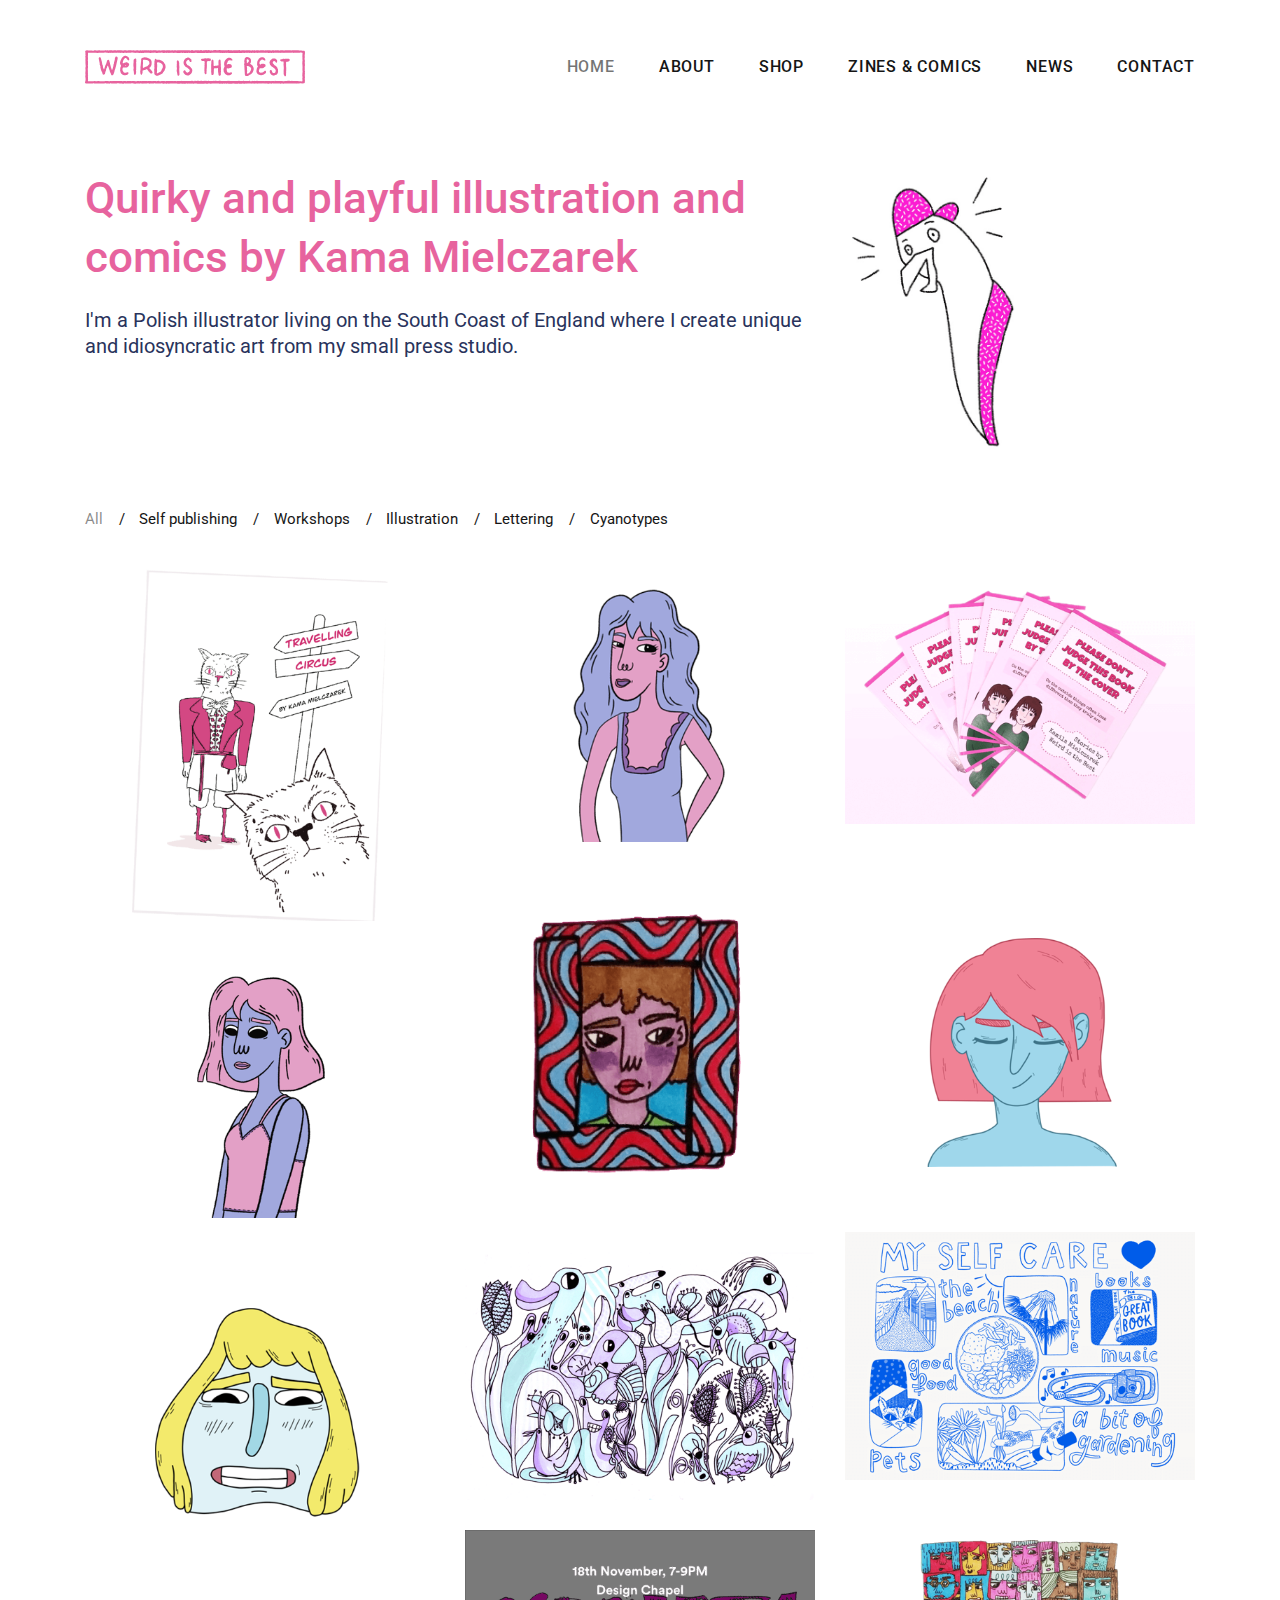
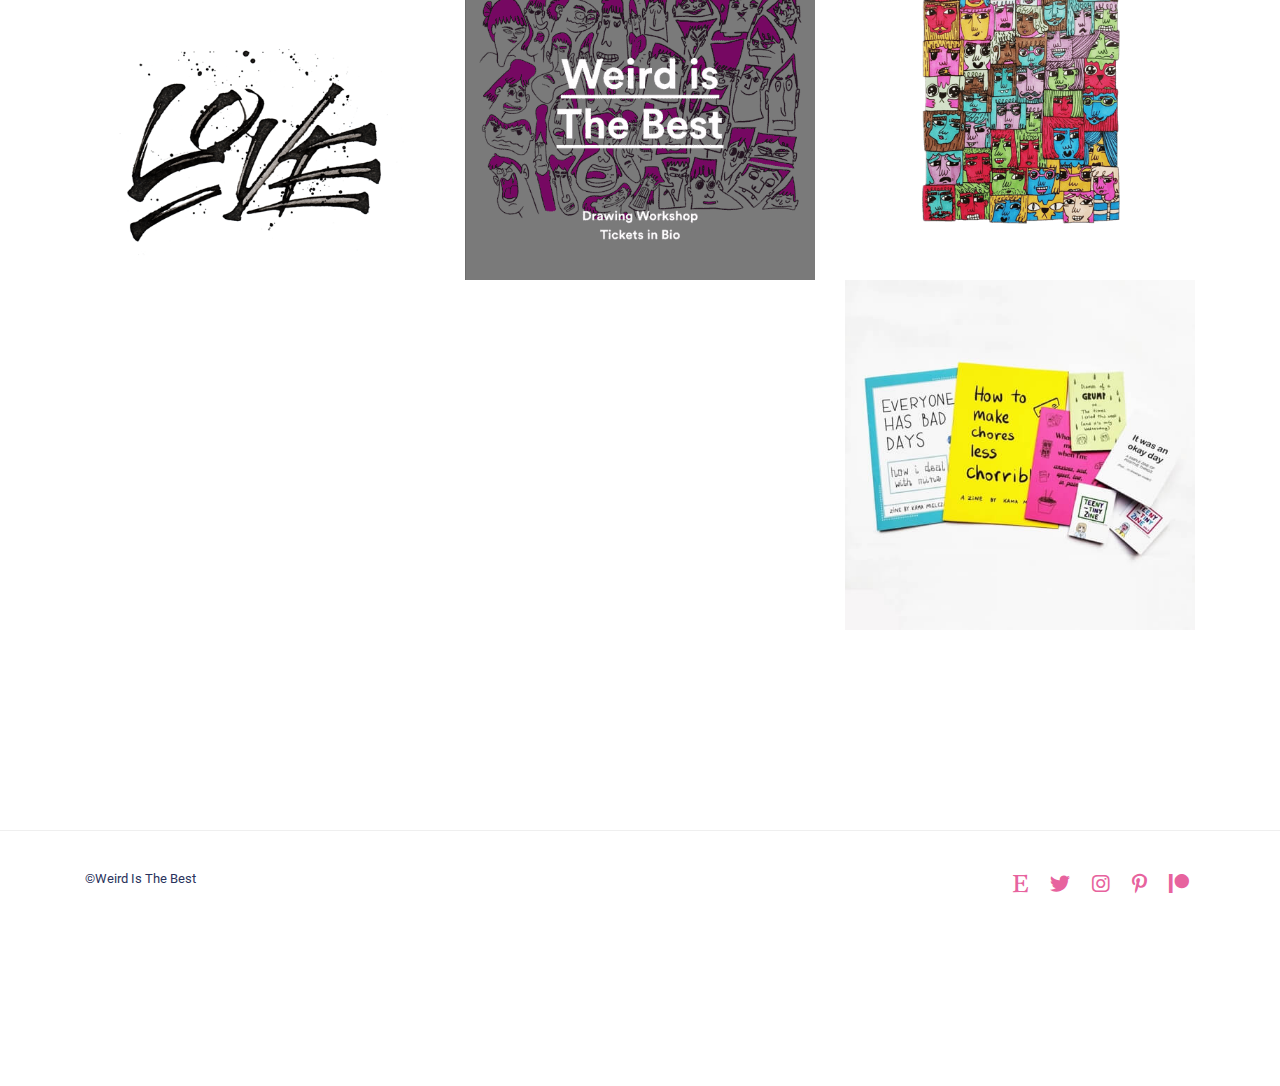
<file: index.html>
<!DOCTYPE html>
<html lang="en">
  <head>
    <!-- Document Title -->
    <title>Weird is the Best | Quirky illustration and art from the South Coast of England</title>

    <!-- Metas -->
    <meta charset="UTF-8" />
    <meta name="viewport" content="width=device-width, initial-scale=1.0" />
    <meta name="author" content="Kama Mielczarek" />

    <!-- Favicon -->
    <link rel="apple-touch-icon" sizes="180x180" href="/apple-touch-icon.png">
    <link rel="icon" type="image/png" sizes="32x32" href="/favicon-32x32.png">
    <link rel="icon" type="image/png" sizes="16x16" href="/favicon-16x16.png">
    <link rel="manifest" href="/site.webmanifest">
    <link rel="mask-icon" href="/safari-pinned-tab.svg" color="#e7639e">
    <meta name="apple-mobile-web-app-title" content="Weird Is The Best">
    <meta name="application-name" content="Weird Is The Best">
    <meta name="msapplication-TileColor" content="#e7639e">
    <meta name="theme-color" content="#ffffff">

    <!-- Google tag (gtag.js) -->
    <script async src="https://www.googletagmanager.com/gtag/js?id=G-GMSWJYTFRG"></script>
    <script>
      window.dataLayer = window.dataLayer || [];
      function gtag() {
        dataLayer.push(arguments);
      }
      gtag("js", new Date());
      gtag("config", "G-GMSWJYTFRG");
    </script>

    <!-- Links -->
    <link
      href="https://fonts.googleapis.com/css?family=Roboto:400,500,700&subset=latin,latin-ext"
      rel="stylesheet"
      type="text/css"
    />
    <link
      rel="stylesheet"
      id="bootstrap-css"
      href="assets/lib/bootstrap/css/bootstrap.min.css"
      type="text/css"
      media="all"
    />
    <link
      rel="stylesheet"
      id="font-awesome-css"
      href="assets/css/icons/font-awesome.min.css"
      type="text/css"
      media="all"
    />
    <link rel="stylesheet" id="swiper-css" href="assets/lib/swiper/css/swiper.min.css" type="text/css" media="all" />
    <link
      rel="stylesheet"
      id="cubeportfolio-css"
      href="assets/lib/cubeportfolio/css/cubeportfolio.min.css"
      type="text/css"
      media="all"
    />

    <link rel="stylesheet" id="main-css" href="style.css" type="text/css" media="all" />
  </head>
  <body>
    <!-- Page Wrapper -->
    <div id="page" class="site">
      <header id="masthead" class="site-header standard sticky" role="banner">
        <div class="container">
          <div id="site-branding">
            <a class="logo-brand" href="/">
              <!-- <img class="logo" src="assets/images/logo/Weird Is The Best Logo.svg" alt="Weird Is The Best Logo" /> -->
              <div class="logo">
                <svg viewBox="0 0 890.29 136.77" class="icon" role="img" aria-labelledby="svg-logo">
                  <use xlink:href="#logo"></use>
                </svg>
              </div>
            </a>
          </div>
          <!-- .site-branding -->
          <span id="ham-trigger-wrap">
            <span class="ham-trigger">
              <span></span>
            </span>
          </span>
          <nav id="site-navigation" class="main-navigation" role="navigation" aria-label="Main navigation">
            <ul id="top-menu" class="menu">
              <li class="current-menu-parent">
                <a href="/">Home</a>
              </li>
              <li>
                <a href="about">About</a>
              </li>
              <li class="">
                <a href="https://WeirdIsTheBest.etsy.com" target="_blank">Shop</a>
              </li>
              <li class="">
                <a href="https://WeirdIsTheBest.etsy.com?section_id=31805505" target="_blank">Zines & Comics</a>
              </li>
              <li class="">
                <a href="/news">News</a>
              </li>
              <li class="">
                <a href="https://us8.list-manage.com/contact-form?u=6be90f20a66e94643983c44fd&form_id=fdf6b32091adfe99e65f1c32db7d5aaf" target="_blank">Contact</a>
              </li>
            </ul>
          </nav>
        </div>
        <!-- .wrap -->
      </header>
      <!-- #masthead -->

      <div class="site-content-contain">
        <div id="content" class="site-content">
          <div id="primary" class="content-area">
            <main id="main" class="site-main" role="main">
              <article class="page">
                <div class="entry-content">
                  <div class="container m-t-35">
                    <div class="row">
                      <div class="col-sm-12">
                        <div class="heading-block">
                          <div class="under-construction-wrap row">
                            <div class="col-sm-12 col-md-8">
                              <h1 class="block-size-1">Quirky and playful illustration and comics by Kama Mielczarek</h1>
                              <p>I'm a Polish illustrator living on the South Coast of England where I create unique and idiosyncratic art from my small press studio.</p>
                            </div>
                            <div class="under-construction-image-wrap col-sm-12 col-md-4">
                              <img
                                src="assets/images/bird.jpg"
                                class="under-construction-image"
                                alt="Illustration of a suprised looking seagul"
                              />
                            </div>
                          </div>
                        </div>
                      </div>
                    </div>
                  </div>

                  <div class="container m-t-25 m-b-100">
                    <div class="row">


                      <div class="container m-t-25 m-b-100">
                        <div class="row">
                          <div class="col-sm-12">
                            <div class="portfolio-wrap">
                              <!-- Portfolio Filter -->
                              <div id="filters-container" class="cbp-l-filters-text text-left m-b-15">
                                <div data-filter="*" class="cbp-filter-item cbp-filter-item-active">
                                  All
                                </div>
                                <div data-filter=".self" class="cbp-filter-item">
                                  Self publishing
                                </div>
                                <div data-filter=".workshops" class="cbp-filter-item">
                                  Workshops
                                </div>
                                <div data-filter=".illustration" class="cbp-filter-item">
                                  Illustration
                                </div>
                                <div data-filter=".lettering" class="cbp-filter-item">
                                  Lettering
                                </div>
                                <div data-filter=".cyanotypes" class="cbp-filter-item">
                                  Cyanotypes
                                </div>
                              </div><!--End #filters-container-->
    
                              <!-- <div id="filters-container-subcategory_1" class="cbp-l-subfilters" data-filter-parent=".illustration">
                                <div data-filter=".art" class="cbp-filter-item">
                                  Art
                                </div>
                                <div data-filter=".illustration/graphic" class="cbp-filter-item">
                                  Graphic
                                </div>
                                I.e. clay pins etc
                                <div data-filter=".tactile" class="cbp-filter-item">
                                  Tactile
                                </div>
                              </div> -->
    
                              <div
                                id="portfolio-container-grid"
                                class="cbp cbp-caption-ribbon cbp-ribbon-alignLeft"                                
                                data-loadmoreaction="auto"
                                data-loadnoofitems="2"
                                data-loadnoofitems="1"
                                data-layoutmode="masonry"
                                data-captionanimation="fadeIn"
                                data-animationtype="fadeOut"
                                data-gaphorizontal="30"
                                data-gapvertical="0"
                                data-displaytype="default"
                                data-large-desktop="3"
                                data-tablet-landscape="3"
                                data-tablet-portrait="2"
                                data-mobile="2"
                                data-defaultfilter="*">
    
                                <!-- <div class="cbp-item art illustration">
                                  <a class="cbp-caption cbp-lightbox" data-title="Video" href="https://player.vimeo.com/video/317770729">
                                    <div class="cbp-caption-defaultWrap">
                                      <img src="assets/images/portfolio/masonry/illustration/flyer-min-600x500.jpg" class="portfolio-thumbnail" alt="Flyer">
                                    </div>
                                    <div class="cbp-caption-activeWrap">
                                      <div class="cbp-l-caption-alignLeft">
                                        <div class="cbp-l-caption-body">
                                          <div class="cbp-l-caption-title">Lightbox Project</div>
                                          <div class="cbp-l-caption-desc">Video</div>
                                        </div>
                                      </div>
                                    </div>
                                  </a>
                                </div> -->



                                <div class="cbp-item art illustration self">
                                  <!-- <a class="cbp-caption" href="portfolio-single-multiple-media.html"> -->
                                    <div class="cbp-caption-defaultWrap">
                                      <img src="assets/images/portfolio/masonry/circus.png" class="portfolio-thumbnail" alt="Illustration prints">
                                    </div>
                                    <div class="cbp-caption-activeWrap">
                                      <div class="cbp-l-caption-alignLeft">
                                        <div class="cbp-l-caption-body">
                                          <div class="cbp-l-caption-title">Self published comic</div>
                                          <div class="cbp-l-caption-desc">Travelling Circus</div>
                                        </div>
                                      </div>
                                    </div>
                                  <!-- </a> -->
                                </div>

                                <div class="cbp-item art illustration">
                                  <!-- <a class="cbp-caption" href="portfolio-single-multiple-media.html"> -->
                                    <div class="cbp-caption-defaultWrap">
                                      <img src="assets/images/portfolio/masonry/illustration/character_design.png" class="portfolio-thumbnail" alt="Character design">
                                    </div>
                                    <div class="cbp-caption-activeWrap">
                                      <div class="cbp-l-caption-alignLeft">
                                        <div class="cbp-l-caption-body">
                                          <div class="cbp-l-caption-title">Illustration</div>
                                          <div class="cbp-l-caption-desc"></div>
                                        </div>
                                      </div>
                                    </div>
                                  <!-- </a> -->
                                </div>


                                <div class="cbp-item art illustration self">
                                  <!-- <a class="cbp-caption" href="portfolio-single-multiple-media.html"> -->
                                    <div class="cbp-caption-defaultWrap">
                                      <img src="assets/images/portfolio/masonry/comic book.png" class="portfolio-thumbnail" alt="">
                                    </div>
                                    <div class="cbp-caption-activeWrap">
                                      <div class="cbp-l-caption-alignLeft">
                                        <div class="cbp-l-caption-body">
                                          <div class="cbp-l-caption-title">Comic</div>
                                          <div class="cbp-l-caption-desc"></div>
                                        </div>
                                      </div>
                                    </div>
                                  <!-- </a> -->
                                </div>

                                <div class="cbp-item art illustration">
                                  <!-- <a class="cbp-caption" href="portfolio-single-multiple-media.html"> -->
                                    <div class="cbp-caption-defaultWrap">
                                      <img src="assets/images/portfolio/masonry/illustration/100_days_HALFWAY.png" class="portfolio-thumbnail" alt="Illustration">
                                    </div>
                                    <div class="cbp-caption-activeWrap">
                                      <div class="cbp-l-caption-alignLeft">
                                        <div class="cbp-l-caption-body">
                                          <div class="cbp-l-caption-title"></div>
                                          <div class="cbp-l-caption-desc"></div>
                                        </div>
                                      </div>
                                    </div>
                                  <!-- </a> -->
                                </div>

                                <div class="cbp-item art illustration">
                                  <!-- <a class="cbp-caption" href="portfolio-single-multiple-media.html"> -->
                                    <div class="cbp-caption-defaultWrap">
                                      <img src="assets/images/portfolio/masonry/illustration/illustration-frame-1.png" class="portfolio-thumbnail" alt="Catalogue">
                                    </div>
                                    <div class="cbp-caption-activeWrap">
                                      <div class="cbp-l-caption-alignLeft">
                                        <div class="cbp-l-caption-body">
                                          <div class="cbp-l-caption-title">Illustration</div>
                                          <div class="cbp-l-caption-desc">Description</div>
                                        </div>
                                      </div>
                                    </div>
                                  <!-- </a> -->
                                </div>

                                <!-- <div class="cbp-item art illustration">
                                  <a class="cbp-caption" href="portfolio-single-multiple-media.html">
                                    <div class="cbp-caption-defaultWrap">
                                      <img src="assets/images/portfolio/masonry/illustration/framed_sq-sm.gif" class="portfolio-thumbnail" alt="Illustration prints">
                                    </div>
                                    <div class="cbp-caption-activeWrap">
                                      <div class="cbp-l-caption-alignLeft">
                                        <div class="cbp-l-caption-body">
                                          <div class="cbp-l-caption-title">Illustration</div>
                                          <div class="cbp-l-caption-desc">Description</div>
                                        </div>
                                      </div>
                                    </div>
                                  </a>
                                </div> -->
                                
                                <div class="cbp-item art illustration">
                                  <!-- <a class="cbp-caption" href="portfolio-single-multiple-media.html"> -->
                                    <div class="cbp-caption-defaultWrap">
                                      <img src="assets/images/portfolio/masonry/illustration/character_design_2.png" class="portfolio-thumbnail" alt="Character design">
                                    </div>
                                    <div class="cbp-caption-activeWrap">
                                      <div class="cbp-l-caption-alignLeft">
                                        <div class="cbp-l-caption-body">
                                          <div class="cbp-l-caption-title">Illustration</div>
                                          <div class="cbp-l-caption-desc"></div>
                                        </div>
                                      </div>
                                    </div>
                                  <!-- </a> -->
                                </div>


                                
                                <!-- <div class="cbp-item art illustration">
                                  <a class="cbp-caption" href="portfolio-single-multiple-media.html">
                                    <div class="cbp-caption-defaultWrap">
                                      <img src="assets/images/portfolio/masonry/illustration/lwd_workshop.png" class="portfolio-thumbnail" alt="LWD Weird Is The Best Workshop">
                                    </div>
                                    <div class="cbp-caption-activeWrap">
                                      <div class="cbp-l-caption-alignLeft">
                                        <div class="cbp-l-caption-body">
                                          <div class="cbp-l-caption-title">Art Block Drawing Workshop</div>
                                          <div class="cbp-l-caption-desc"></div>
                                        </div>
                                      </div>
                                    </div>
                                  </a>
                                </div> -->

                                <div class="cbp-item art illustration">
                                  <!-- <a class="cbp-caption" href="portfolio-single-multiple-media.html"> -->
                                    <div class="cbp-caption-defaultWrap">
                                      <img src="assets/images/portfolio/masonry/illustration/img20210723_16570924.png" class="portfolio-thumbnail" alt="">
                                    </div>
                                    <div class="cbp-caption-activeWrap">
                                      <div class="cbp-l-caption-alignLeft">
                                        <div class="cbp-l-caption-body">
                                          <div class="cbp-l-caption-title">Chill illustrations</div>
                                          <div class="cbp-l-caption-desc"></div>
                                        </div>
                                      </div>
                                    </div>
                                  <!-- </a> -->
                                </div>

                                <div class="cbp-item art illustration">
                                  <!-- <a class="cbp-caption" href="portfolio-single-multiple-media.html"> -->
                                    <div class="cbp-caption-defaultWrap">
                                      <img src="assets/images/portfolio/masonry/illustration/100_days_HALFWAY (2).png" class="portfolio-thumbnail" alt="Illustration">
                                    </div>
                                    <div class="cbp-caption-activeWrap">
                                      <div class="cbp-l-caption-alignLeft">
                                        <div class="cbp-l-caption-body">
                                          <div class="cbp-l-caption-title"></div>
                                          <div class="cbp-l-caption-desc"></div>
                                        </div>
                                      </div>
                                    </div>
                                  <!-- </a> -->
                                </div>

                                <div class="cbp-item art illustration">
                                  <!-- <a class="cbp-caption" href="portfolio-single-multiple-media.html"> -->
                                    <div class="cbp-caption-defaultWrap">
                                      <img src="assets/images/portfolio/masonry/illustration/weird_1.png" class="portfolio-thumbnail" alt="">
                                    </div>
                                    <div class="cbp-caption-activeWrap">
                                      <div class="cbp-l-caption-alignLeft">
                                        <div class="cbp-l-caption-body">
                                          <div class="cbp-l-caption-title">Chill illustrations</div>
                                          <div class="cbp-l-caption-desc"></div>
                                        </div>
                                      </div>
                                    </div>
                                  <!-- </a> -->
                                </div>

    
                                <div class="cbp-item art illustration">
                                  <!-- <a class="cbp-caption" href="portfolio-single-multiple-media.html"> -->
                                    <div class="cbp-caption-defaultWrap">
                                      <img src="assets/images/portfolio/masonry/illustration/full-page-1.png" class="portfolio-thumbnail" alt="Catalogue">
                                    </div>
                                    <div class="cbp-caption-activeWrap">
                                      <div class="cbp-l-caption-alignLeft">
                                        <div class="cbp-l-caption-body">
                                          <div class="cbp-l-caption-title">Illustration</div>
                                          <div class="cbp-l-caption-desc">Description</div>
                                        </div>
                                      </div>
                                    </div>
                                  <!-- </a> -->
                                </div>

                                <div class="cbp-item workshops">
                                  <!-- <a class="cbp-caption" href="portfolio-single-multiple-media.html"> -->
                                    <div class="cbp-caption-defaultWrap">
                                      <img src="assets/images/portfolio/masonry/Weird_Is_The_Best_Workshop.png" class="portfolio-thumbnail" alt="LWD Workshop cover featuring an illustration with lots of quirky character heads. Weird is the best drawing workshop.">
                                    </div>
                                    <div class="cbp-caption-activeWrap">
                                      <div class="cbp-l-caption-alignLeft">
                                        <div class="cbp-l-caption-body">
                                          <div class="cbp-l-caption-title">Art Block Drawing Workshop</div>
                                          <div class="cbp-l-caption-desc">LWD Weird Is The Best workshop</div>
                                        </div>
                                      </div>
                                    </div>
                                  <!-- </a> -->
                                </div>

                                <!-- <div class="cbp-item workshops">
                                  <a class="cbp-caption" href="portfolio-single-multiple-media.html">
                                    <div class="cbp-caption-defaultWrap">
                                      <img src="assets/images/portfolio/masonry/lwd_workshop-2.png" class="portfolio-thumbnail" alt="Illustration prints">
                                    </div>
                                    <div class="cbp-caption-activeWrap">
                                      <div class="cbp-l-caption-alignLeft">
                                        <div class="cbp-l-caption-body">
                                          <div class="cbp-l-caption-title">Workshop</div>
                                          <div class="cbp-l-caption-desc">Cyanotype / printmaking workshop</div>
                                        </div>
                                      </div>
                                    </div>
                                  </a>
                                </div> -->
    
                                <div class="cbp-item lettering">
                                  <!-- <a class="cbp-caption" href="portfolio-single-small-gallery-alt.html"> -->
                                    <div class="cbp-caption-defaultWrap">
                                      <img src="assets/images/portfolio/masonry/lettering/love-02.png" class="portfolio-thumbnail" alt="">
                                    </div>
                                    <div class="cbp-caption-activeWrap">
                                      <div class="cbp-l-caption-alignLeft">
                                        <div class="cbp-l-caption-body">
                                          <div class="cbp-l-caption-title"></div>
                                          <div class="cbp-l-caption-desc"></div>
                                        </div>
                                      </div>
                                    </div>
                                  <!-- </a> -->
                                </div>

                                <div class="cbp-item art illustration self">
                                  <!-- <a class="cbp-caption" href="portfolio-single-multiple-media.html"> -->
                                    <div class="cbp-caption-defaultWrap">
                                      <img src="assets/images/portfolio/masonry/zines.jpg" class="portfolio-thumbnail" alt="A variety of colourful zines on a white background">
                                    </div>
                                    <div class="cbp-caption-activeWrap">
                                      <div class="cbp-l-caption-alignLeft">
                                        <div class="cbp-l-caption-body">
                                          <div class="cbp-l-caption-title">Self published zines</div>
                                          <div class="cbp-l-caption-desc"></div>
                                        </div>
                                      </div>
                                    </div>
                                  <!-- </a> -->
                                </div>

    
                              </div><!--End #grid-container-->

                              
                              <div id="more-projects" class="text-center load-more btn-container">
                                <a href="ajax-projects/loadMore.html" class="cbp-l-loadMore-link" rel="nofollow">
                                  <span class="cbp-l-loadMore-defaultText">LOAD MORE</span>
                                  <span class="cbp-l-loadMore-loadingText">LOADING...</span>
                                  <span class="cbp-l-loadMore-noMoreLoading">NO MORE WORKS</span>
                                </a>
                              </div>

                            </div>
                          </div>
                        </div>
                      </div>  <!--End container-->



                    </div>
                  </div>
                  <!--End container-->
                </div>
              </article>
            </main>
            <!-- #main -->
          </div>
          <!-- #primary -->
          <a id="gotoTop" href="#" class="scroll-top-link" data-easing="easeOutQuad" data-speed="700">
            <i class="fa fa-angle-up"></i>
          </a>
        </div>
        <!-- #content -->

        <footer id="footer" class="site-footer standard" role="contentinfo">
          <div class="container">
            <div class="site-info">
              <p class="copyright">©Weird Is The Best</p>
            </div>
            <nav class="footer-socials" role="navigation" aria-label="Footer Social Links Menu">
              <ul id="social-media-footer" class="social-links-menu">
                <li>
                  <a href="https://WeirdIsTheBest.etsy.com"><i class="fab fa-etsy"></i></a>
                </li>
                <li>
                  <a href="https://twitter.com/WeirdIsTheBest"><i class="fab fa-twitter"></i></a>
                </li>
                <li>
                  <a href="https://instagram.com/weirdisthebest"><i class="fab fa-instagram"></i></a>
                </li>
                <!-- <li>
                  <a href="https://facebook.com/weirdisthebest/"><i class="fab fa-facebook-f"></i></a>
                </li> -->
                <li>
                  <a href="https://www.pinterest.co.uk/weirdisthebest/"><i class="fab fa-pinterest-p"></i></a>
                </li>
                <li>
                  <a href="https://www.patreon.com/weirdisthebest"><i class="fab fa-patreon"></i></a>
                </li>
            </nav>
          </div>
        </footer>
      </div>
      <!-- .site-content-contain -->
    </div>
    <!-- Page Wrapper Ends -->

    <svg>
      <defs>
        <g id="logo">
          <title id="svg-logo">Weird Is The Best Logo</title>
          <path
            d="M396.57 135.3c-.85 1.27-1.87 1.35-3.31 1a19.18 19.18 0 0 0-10.8.12 5.25 5.25 0 0 1-4 0 1.76 1.76 0 0 0-1.15-.25c-3.1 1-6.05-.54-9.08-.51-2.47 0-4.93.21-7.4.27-3 .07-6 .09-9 .11a2.94 2.94 0 0 1-1.16-.27 7.06 7.06 0 0 0-3.76-.2c-2.09.22-4.18 1-6.33.28a.64.64 0 0 0-.47 0c-1.85 1.1-3.46.36-5.19-.45a3.09 3.09 0 0 0-2.66.17 3.65 3.65 0 0 1-2.86.67c-2.31-.2-4.62-.41-6.93-.42a9.73 9.73 0 0 0-3.44.7 2.29 2.29 0 0 1-2.24 0 3.91 3.91 0 0 0-3.2-.59 2.59 2.59 0 0 1-1.58-.23 6.33 6.33 0 0 0-5.3-.3c-2.52 1-5.2.26-7.8.45-1.35.1-2.7.16-4.05.17-1.19 0-2.38-.08-3.57-.13-.16 0-.32-.11-.47-.09-3 .48-5.85-.32-8.72-1a1.65 1.65 0 0 0-1.15.09c-.95.67-2 .32-3 .44-2.13.26-4.22 1-6.34 0-3.2 1.33-6.61-.07-9.87.76a4.51 4.51 0 0 1-2.35-.18 13.81 13.81 0 0 0-8.87-.18 4.34 4.34 0 0 1-2.8-.15 5.23 5.23 0 0 0-3.48-.21 4.48 4.48 0 0 1-1.67.1 12.92 12.92 0 0 0-5.85.56 5.77 5.77 0 0 1-4.61 0 3.92 3.92 0 0 0-2.36-.11 9.78 9.78 0 0 1-5.84-.86c-1.36 1.59-3 1.53-4.93 1a23.4 23.4 0 0 0-4.46-.28c-2-.13-4-.29-5.94-.45a6.86 6.86 0 0 0-1.65-.19 45.41 45.41 0 0 1-4.66 1 31.32 31.32 0 0 1-4.71-.36 5.79 5.79 0 0 1-1.63-.15 12.72 12.72 0 0 0-6.58-.69c-2.83.39-5.69.64-8.54.93a17.37 17.37 0 0 1-1.91 0l-15.25-.23c-1.4 0-2.84.39-4.15-.63-.29-.23-1.07 0-1.54.17a11.64 11.64 0 0 1-8.51.35 4.15 4.15 0 0 0-2.75-.21c-2.21 1-4.41.37-6.61.42-3.17.07-6.26-.73-9.41-.88a1.8 1.8 0 0 0-1.3.37c-.95 1.11-1.88.7-3 .3a6 6 0 0 0-3.26-.35c-2.09.56-4.11.26-6.17.18a6.5 6.5 0 0 0-2.8.24 6 6 0 0 1-4 .21 15.34 15.34 0 0 0-2.36-.23 7.84 7.84 0 0 1-1.19 0c-2.08-.49-4.15-1.13-6 .62-1.41-.16-2.81-.4-4.22-.47-3.1-.13-6.2-.17-9.3-.26a3.3 3.3 0 0 1-1.18 0c-2.4-1.12-4.84-.57-7.3-.32-2.21.22-4.46 0-6.61.73a1.5 1.5 0 0 1-.93-.06c-3.85-1.28-7.75-.3-11.63-.41-3.24-.1-6.43.41-9.64.55-3.66.15-7.21-.72-10.83-.54a10.12 10.12 0 0 1-1.39-.29 8.59 8.59 0 0 0-2.76-.09 16.78 16.78 0 0 1-7.12.27 7.89 7.89 0 0 0-1.88 0c-1.09.08-2.18.27-3.27.29-5.49.12-11 .11-16.46.31-4 .16-7.28-3.87-5.83-7.48 0-.07 0-.18.08-.22 1.94-1.41 1.81-3.35 1.49-5.4a5.23 5.23 0 0 1 .36-1.85c.09-.38.44-.8.35-1.11-.87-3 .25-6.23-.92-9.24a5.51 5.51 0 0 1-.1-4.62 5.39 5.39 0 0 0 .06-2.6 10 10 0 0 1 1-5.81c-1.8-1.12-1.47-2.74-1.2-4.45s.24-3.3.37-4.95c.16-2.07.35-4.13.5-6.19a6.46 6.46 0 0 0 0-1.91 20.91 20.91 0 0 1-.44-7.76 14.17 14.17 0 0 1 .28-2.81c1-2.66.63-5.31.44-8-.29-4-1.07-8-.64-12.15a62.63 62.63 0 0 0-.14-7.11c0-2.31-.32-4.68.14-6.9a13.24 13.24 0 0 0-.1-5.43c-.43-2.31-1-4.87.45-7.23a2.6 2.6 0 0 0 0-2.05c-.93-2.1-.6-4.27-.46-6.39a14.67 14.67 0 0 0-.75-6.3C.11 5 1.88 2.45 5 2.09c1.41-.16 2.81-.55 4.22-.66a16.13 16.13 0 0 1 3.09.22c2.37.26 4.74.55 7.11.82a1.42 1.42 0 0 0 .71-.08c2.5-1 5-.44 7.51-.08a19.31 19.31 0 0 0 9-.49c2.56-.85 5.36-.24 8 .07a15.83 15.83 0 0 0 5.18-.09 43.53 43.53 0 0 1 8.08-.61c1 0 2 .9 2.93.83 3-.23 6 0 9 0 1.59 0 3.17.05 4.75 0 .79 0 1.58-.12 2.38-.16s1.41-.06 2.11-.11a6.12 6.12 0 0 0 2-.26 6.42 6.42 0 0 1 3.73-.21 15.15 15.15 0 0 0 4.69.19 10.27 10.27 0 0 1 5.61.28c.15.06.3.18.44.17 2.84-.14 5.69-.17 8.51-.51a10.35 10.35 0 0 1 4.22.06 15.92 15.92 0 0 0 4 .21c.87 0 1.73 0 2.6-.07 1.18 0 2.37-.07 3.56-.13.39 0 .79-.19 1.17-.17 2.79.11 5.57.31 8.35.35 2.22 0 4.44-.17 6.67-.2 2.38 0 4.77.05 7.16 0 1.51 0 3-.29 4.52-.27a57.53 57.53 0 0 1 6.15.39c1.11.14 2.19 0 3.25.05 2.92.11 5.79-1.23 8.73-.18.48.17 1.1-.08 1.65-.06a8.65 8.65 0 0 1 2.29.25 5.06 5.06 0 0 0 4-.07A11.48 11.48 0 0 1 177 1c2.93-.06 5.82 1 8.79.1.88-.26 2 .36 3 .52a5.8 5.8 0 0 0 2.32.16 18.64 18.64 0 0 1 9.06 0 28.51 28.51 0 0 0 6.2.3c1.75 0 3.48-.37 5.21-.58a2.64 2.64 0 0 1 .95-.09c2.74.84 5.53.17 8.3.31.46 0 1.07.13 1.37-.11 1.68-1.31 3.33-.7 5 0a2.68 2.68 0 0 0 3.12-.3 2 2 0 0 1 2.37-.31 7.27 7.27 0 0 0 4.45.36 28.19 28.19 0 0 1 4 0 55.81 55.81 0 0 0 5.65-.27 5.93 5.93 0 0 1 3.94.33c1.55.88 3.14.33 4.68 0a3.71 3.71 0 0 1 3 .05 1.83 1.83 0 0 0 .93.18c2.68-.1 5.35-.27 8-.32 1.08 0 2.17.32 3.25.29a31.74 31.74 0 0 0 5.86-.46 8.5 8.5 0 0 1 4.22-.07c.38.11.9.33 1.16.18 1.67-1 3.46.05 5.15-.37a1.37 1.37 0 0 1 .94 0c2.83 1.73 5.87.48 8.81.65a1.7 1.7 0 0 0 1.14-.25c1.24-1.18 2.4-.81 3.68-.06a6.26 6.26 0 0 0 4.6.48 41.1 41.1 0 0 1 11.88-.49c2.68.27 5.47-.21 8.07.33 2.42.5 4.61-.59 7-.2 1.9.31 3.92-.27 5.89-.28 1.82 0 3.64.21 5.46.34a7.78 7.78 0 0 0 2.14.1 36.85 36.85 0 0 1 7.34-.44c1.33 0 2.68-.49 3.82.67a1.15 1.15 0 0 0 1.12.08c1.54-1.19 3.4-.68 5.09-1 1.1-.22 2.33.25 3.51.4a20.2 20.2 0 0 0 3.26.36c2.92-.12 5.84-.54 8.75-.49a31.14 31.14 0 0 0 5.46-.2c.51-.09 1.07.23 1.62.29s1.44.36 1.82.07c1.27-1 2.51-.49 3.85-.4 2.27.16 4.57.76 6.86-.13a3 3 0 0 1 1.62.22c1.78.5 3.44.85 5.33 0s4.07.24 6.12.3c1.42.05 2.84 0 4.25 0 3 0 6-.33 9 .35a7 7 0 0 0 5.07-.83A2.76 2.76 0 0 1 433 .41a7.29 7.29 0 0 0 1.88.12c.54 0 1.25-.18 1.61.09 1.79 1.3 3.87.78 5.8 1.12a1.45 1.45 0 0 0 .93-.07C445.69 0 448.39 1 451 1.13a9.23 9.23 0 0 0 4.24-.27 5.5 5.5 0 0 1 3.76.05c2 .59 4.3.18 6.4.87.28.09.76-.21 1.07-.45 1.79-1.34 3.65-1 5.67-.53 2.83.73 5.69 1.19 8.66.25a14.65 14.65 0 0 1 4.7-.45c1.33 0 2.55.36 3.9-.4.72-.4 2.05 0 3 .34a7.19 7.19 0 0 0 6 .06c1.52-.7 3-1 4.42.37a1.56 1.56 0 0 0 1.09.41 30.73 30.73 0 0 1 5.59.21c1.6.18 3.18-.32 4.91 0S518.1 1 520 .69c1.07-.17 2.33-.61 3.21-.23 1.73.74 3.27.27 4.9 0 .55-.09 1.21-.42 1.62-.22a8.83 8.83 0 0 0 6.07.45c.36-.08.77.18 1.17.22 1.09.1 2.33.53 3.25.17 3.27-1.3 6.42-.09 9.61.16.39 0 .81.29 1.17.21 3.24-.73 6.49-.21 9.74-.17.55 0 1.1.07 1.65.11s1.24.34 1.64.11c2.47-1.4 5.2 0 7.71-.75a1.94 1.94 0 0 1 1.18.12c2.48.89 4.83.35 7.18-.52a1.88 1.88 0 0 1 1.37-.07c1.37.83 2.78.52 4.2.36.39 0 .9-.16 1.17 0 1.47 1 3 .68 4.59.41a8.69 8.69 0 0 1 3.46.22 21.38 21.38 0 0 0 6.09.1c1.49-.12 2.93-.71 4.47-.16a3.46 3.46 0 0 0 1.64-.12c1.66-.33 3.27-.63 4.92.19.49.24 1.23-.06 1.86-.08a9 9 0 0 1 2.84 0 6.12 6.12 0 0 0 4.64-.52 3.69 3.69 0 0 1 3-.19c.76.24 1.55.38 2.31.64a9.32 9.32 0 0 0 7-.11c2-.83 4.19.3 6.08-.07a9.9 9.9 0 0 1 5.76.11 7.94 7.94 0 0 0 5.08.19 21.54 21.54 0 0 1 5.46-.2c1.9 0 3.8.16 5.69.12s3.82-.26 5.74-.38c.31 0 .72-.1.93.06 2.73 2.1 5.44.59 8.18.07a5.41 5.41 0 0 1 3.24 0 5.45 5.45 0 0 0 4.84 0 3.91 3.91 0 0 1 3.21 0 9 9 0 0 0 5.86.35 17.42 17.42 0 0 1 7.05-.06 33.38 33.38 0 0 0 9.93.06 19 19 0 0 1 4.39 0 47.74 47.74 0 0 0 6.66 0 8.73 8.73 0 0 1 4 .44 4.88 4.88 0 0 0 3-.3c1-.31 1.94-.68 3-.07a1.55 1.55 0 0 0 1.15.21c3.28-1.22 6.66.35 10-.49 3.08-.78 6.2-.09 9.19.8a5.14 5.14 0 0 0 3.5 0c3.87-1.54 6.41-1.19 11.32.34a5.55 5.55 0 0 1 6.56-.85c.87.43 2.16 0 3.26 0 1.5 0 3-.11 4.49-.08a21.06 21.06 0 0 1 4.78.27c2.82.71 5.47-.08 8.22-.36 3.46-.34 7-.54 10.42.78a3.14 3.14 0 0 0 1.39.3c2.51-.26 5-.6 7.52-.89.54-.06 1.1 0 1.64 0 1.83-.07 3.66-.09 5.47-.27 2.1-.16 4.33-.63 6.68-.1s5.17.43 7.77.59c.16 0 .37.06.47 0 2.06-1.53 4.31-.43 6.46-.45s4.45.32 6.68.29c2.61 0 5.22-.35 7.83-.46a17.41 17.41 0 0 1 2.57.28c.77.07 1.68.4 2.3.11 1.58-.72 3-.3 4.39.26a5.67 5.67 0 0 0 1.59.46c2.29.18 4.58.27 6.88.43 1.42.09 2.83.3 4.26.36 2.14.1 4.28.12 6.42.16 1.38 0 2.88 0 3.72 1.24a8 8 0 0 1 1.53 5.42c-.16 1.4-.05 2.83-.14 4.24C890 15 889.8 16 889.7 17c-.31 3.3-1.2 6.56-.15 9.92a7.39 7.39 0 0 1-.12 3.55 20.11 20.11 0 0 0 .08 10.36c.85 2.77.39 5.69 0 8.53a12.22 12.22 0 0 0 .13 4.74 28.52 28.52 0 0 1 .35 4.74c0 .71.16 1.42.16 2.13a5 5 0 0 1-.21 2.32c-.89 1.61-.6 3.24-.47 4.9.06.93 0 1.86 0 2.8a14.11 14.11 0 0 0-.16 2.14 28 28 0 0 1 .08 6.66 12.63 12.63 0 0 0 .45 5.54 5.56 5.56 0 0 1 .4 3.19 13 13 0 0 0 0 7.08 1.92 1.92 0 0 1 0 1 25.38 25.38 0 0 0-.59 8 21.87 21.87 0 0 0 .29 4 6.13 6.13 0 0 1-.1 4.42 4.39 4.39 0 0 0-.42 2.08c.16 2.85.43 5.69.64 8.53a9.69 9.69 0 0 1-.1 1.42c-.15 2-.33 4-.45 6-.14 2.31-.83 3.19-3.1 3.55a42 42 0 0 1-12.81.25 6.34 6.34 0 0 0-2.38 0 27.58 27.58 0 0 1-7.85.41c-.08 0-.18-.06-.24 0-2.39 1.16-5 .2-7.43.67a3.63 3.63 0 0 1-1.87.07c-1.65-.63-3.31-.28-5-.33-2.46-.06-5 .4-7.3.19a51.56 51.56 0 0 0-6.59-.6c-1.34 0-2.68.31-4 .45a4.18 4.18 0 0 1-1.41 0 12.64 12.64 0 0 0-8 .22 3.12 3.12 0 0 1-1.62-.08 20.06 20.06 0 0 0-6.65 0 14.1 14.1 0 0 1-3.53-.22c-1.33-.14-2.66-.64-3.88.42a1.7 1.7 0 0 1-1.14.14c-3.31-.29-6.62-.61-9.93-.9a1.37 1.37 0 0 0-.7.08c-2.37 1.26-4.77.73-7.17.13-.08 0-.18-.1-.22-.07-2.92 1.8-5.7-1.07-8.87-.1-3 .92-6.47.28-9.74.35a25 25 0 0 0-2.87.17 9.42 9.42 0 0 1-5.4-.42 3.32 3.32 0 0 0-3.62.44 2.17 2.17 0 0 1-2.23.37c-3.27-1.1-6.52-.77-9.89-.16a18.4 18.4 0 0 1-7.68-.19 10.53 10.53 0 0 0-5.08 0c-1 .22-2 .48-3-.2a2.26 2.26 0 0 0-1.38-.12 10 10 0 0 1-4.68-.37 7.17 7.17 0 0 0-4 .06 28.25 28.25 0 0 1-12.07.23 12.53 12.53 0 0 0-5.89.4 9.45 9.45 0 0 1-3.93 0c-3-.33-6.16-.85-9.22.13a4.92 4.92 0 0 1-1.85.3c-2.19-.18-4.37-.49-6.56-.67a8.25 8.25 0 0 0-2.37.21c-2.1.46-4.16.89-6.31.05a7.68 7.68 0 0 0-2.35 0 49.88 49.88 0 0 1-5.2-.24 10 10 0 0 0-4.87.07 11.52 11.52 0 0 1-4.69.18 16.22 16.22 0 0 0-6.34.34 8.17 8.17 0 0 1-6.87-.8c-.45-.3-1.39-.52-1.7-.27-1.66 1.3-3.62 1.21-5.48 1.33-2.6.17-5.22.05-7.83 0a2.41 2.41 0 0 1-1.58-.36c-1.2-1.25-2.37-.64-3.47 0a3.57 3.57 0 0 1-2.45.25c-2.37-.28-4.77-.18-7.16-.27-2.67-.1-5.37.51-8-.36a1.53 1.53 0 0 0-.94.07c-1.6.59-3.19 1-4.86.17-.29-.13-.77.09-1.14.19a5.55 5.55 0 0 1-1.36.41c-3.17-.05-6.34-.16-9.51-.24h-2.83c-.4 0-.9.19-1.17 0-2-1.39-4-.35-5.93.19a2.83 2.83 0 0 1-2-.1c-2.12-1.48-4.32-.66-6.39-.2-1.1.25-1.91.49-2.85-.24a2.62 2.62 0 0 0-3-.27c-3.07 1.7-6.18 1-9.27.19a2.52 2.52 0 0 0-2.44.34c-1.32 1-2.83.28-4.13-.07a11.57 11.57 0 0 0-3.73-.42 19.85 19.85 0 0 1-3.07-.24c-.15 0-.32-.12-.46-.09-3.72.65-7.47.27-11.17 0a50.34 50.34 0 0 0-7.47.14c-2.8.26-5.64.52-8.42.89a20.44 20.44 0 0 1-6.78-.55c-1.91-.38-3.73-1-5.44.52-.27.23-.85.44-1.1.3-1.84-1-3.76-.14-5.63-.25a5 5 0 0 1-3.15-.86 1.93 1.93 0 0 0-2.42-.15c-2.28 1.34-4.84 1.2-7.37 1.09-.47 0-1-.29-1.39-.2-3.81.72-7.6-.11-11.4-.13-1.74 0-3.52.4-5.23.18-3-.39-6.1 0-9.08-1.05-1-.36-2.33.17-3.52.24-3.73.22-7.51.89-11.17.47-2.82-.32-5.47.53-8.18.18-1.47-.19-2.87-.78-4.4-.34a10.32 10.32 0 0 1-1.85.27c-.46 0-1.05.21-1.36 0-1.52-1-2.83-.63-4.45-.07-1.31.46-3-.1-4.46-.19-.94 0-2-.36-2.8 0-2.2 1-4.4.63-6.61.37-1.78-.33-3.63-.69-5.56-1.03ZM12.26 11.4c-.1.94-.22 1.56-.22 2.19v9c0 1-.23 2-.33 3a11.33 11.33 0 0 0-.07 1.84c.07.93.32 1.86.33 2.8 0 2.52.81 5 0 7.56 0 .14.06.32 0 .47-.09.92-.19 1.84-.29 2.76s-.58 2-.26 2.78a8.77 8.77 0 0 1 .74 6.23c-.11.36.08.79.08 1.19 0 1.11-.07 2.22-.13 3.33a6.74 6.74 0 0 0-.1 2.13 7.3 7.3 0 0 1-.22 4.46 7.32 7.32 0 0 0 .1 3.26 24.9 24.9 0 0 1 .11 7.34 38 38 0 0 0-.3 11.36 35.91 35.91 0 0 1 .11 4c0 2.37-.07 4.74-.1 7.11a.75.75 0 0 0 .16.45c1.35 1.64.76 3.28 0 4.92a2.72 2.72 0 0 0 .32 3.13 2 2 0 0 1 .28 2.42 6.57 6.57 0 0 0-.35 4.89 5.91 5.91 0 0 1 .22 2.82 17 17 0 0 0-.05 5.83c.19 1.68.55 3.28-.34 4.87a2 2 0 0 0-.29 1.37c.11.45.55 1.13.9 1.16a30.83 30.83 0 0 0 7.1.27 20.83 20.83 0 0 1 5.9 0c2.66.34 5.54.79 8.05.15a27.66 27.66 0 0 1 10.6-.28 6.93 6.93 0 0 0 2.61.2 23.24 23.24 0 0 1 7.56-.82c1.41 0 2.83-.46 4.14.5a1.94 1.94 0 0 0 1.16.22 37.67 37.67 0 0 1 8.29 0 7.94 7.94 0 0 0 1-.08c1.5 0 3 .06 4.5 0 2 0 3.93-.1 5.9-.16a.41.41 0 0 0 .22-.09c1.55-1 3.14-.64 4.83-.33a20.73 20.73 0 0 0 4.52 0 9.83 9.83 0 0 1 1.88-.28A35.83 35.83 0 0 0 99 126a16.44 16.44 0 0 0 3.53-.2c1.75-.5 3.38-.81 5.09.09a2.47 2.47 0 0 0 1.62.31c2.36-.59 4.76-.26 7.14-.32 1.18 0 2.36-.13 3.54-.14h9.53c2.46 0 4.92-.17 7.38-.17s4.8.32 7.17.14a17.3 17.3 0 0 1 4.49 0c1.54.28 3.26.87 4.66.47 2.29-.67 4.6-.1 6.84-.67a8.9 8.9 0 0 1 3 .1 51.07 51.07 0 0 1 6.51.74c.61.13 1.35-.39 2-.54a13.27 13.27 0 0 1 3.25-.6c2.54.1 5.07.41 7.61.62a1.85 1.85 0 0 0 .94-.09c1.52-.71 2.94-.22 4.43.18a4.17 4.17 0 0 0 2.52 0c2.5-1.06 5.14-.61 7.53-.25a57.29 57.29 0 0 0 8.26.61c1.18 0 2.36-.23 3.55-.29s2.52-.09 3.77-.07c2.45 0 4.9.09 7.34.13a.71.71 0 0 0 .44-.17c1.55-1.39 3.16-.72 4.7-.07a2.72 2.72 0 0 0 3.13-.19 2.28 2.28 0 0 1 2.65-.32 5.81 5.81 0 0 0 2.55.57c2.27-.22 4.45-.69 6.83-.27 1.94.34 4.06-.36 6.1-.46a5.9 5.9 0 0 1 2.28.48 5.65 5.65 0 0 0 3.74.26c1.6-.47 3.22-.84 4.88 0 .38.18.94 0 1.41 0l4.47-.09c2.26-.07 4.46-.46 6.8.29 1.41.46 3.24-.43 4.89-.62 1.24-.14 2.5-.14 3.75-.16a12 12 0 0 0 1.42.15c2.57-.4 5.12-.69 7.56.57.19.1.48 0 .72 0 2.29-.05 4.58-.08 6.87-.17a1.73 1.73 0 0 0 1.11-.35c1.1-1 2.14-.72 3.26-.06a6.44 6.44 0 0 0 5.05.55 22.48 22.48 0 0 1 7.32-.7c4.89.52 9.82.18 14.68.93.35.05.75-.21 1.13-.32a5.25 5.25 0 0 1 1.36-.39c2.52-.09 5.08.09 7.57-.22 4-.49 7.92 1.43 11.86-.09.26-.1.63.09.95.1a19.51 19.51 0 0 0 3.33 0 3.44 3.44 0 0 1 2.91.55 2.19 2.19 0 0 0 1.75.08c2.35-.83 4.79-1.38 7.16-.58 3.63 1.22 7.28.26 10.89.32 3.28 0 6.56-.73 9.87 0a2.21 2.21 0 0 0 1.59-.3c.9-.66 1.76-.41 2.73-.31a28.33 28.33 0 0 0 6.42.28 7.91 7.91 0 0 1 3.46.08 5.93 5.93 0 0 0 4.42-.07 7 7 0 0 1 3.5-.17c2.52.31 4.95.8 7.57.4a24.59 24.59 0 0 1 7.61.13 10 10 0 0 0 6.25-.71 5.19 5.19 0 0 1 2-.3c.55 0 1.14.28 1.64.15a5.76 5.76 0 0 1 3 .44 42.42 42.42 0 0 0 5.67.69c2-1.63 4.33-.93 6.43-.78a32.86 32.86 0 0 0 6.87-.26c2.15-.29 4.42.37 6.61.69 1.38.2 2.51.55 3.85-.2a5.81 5.81 0 0 1 3.13-.78c2 .17 4 .8 6 1a9.93 9.93 0 0 0 3.77-.16 16.26 16.26 0 0 1 7.1-.48 2.27 2.27 0 0 0 1.57-.2 3.11 3.11 0 0 1 3.42-.2 9.25 9.25 0 0 0 7.64-.14 2.33 2.33 0 0 1 2.68.31 4.24 4.24 0 0 0 3.61.8c.55-.06 1.25-.35 1.62-.12 1.34.83 2.64.26 4 .16a6.79 6.79 0 0 1 2.11 0 11.58 11.58 0 0 0 6.32-.66 8.41 8.41 0 0 1 4.16-.14 5.84 5.84 0 0 0 2.51.14c3.38-1.07 6.71 1 10.07.07.19-.06.45.13.67.21a6.63 6.63 0 0 0 4.22-.16 8.21 8.21 0 0 1 2.26-.3c3.87.08 7.69 1.42 11.61.44a4.09 4.09 0 0 1 1.19.09c2.28.17 4.64.75 6.84.4a43 43 0 0 1 7.5-.54c1.25 0 2.5.16 3.76.21a14.12 14.12 0 0 0 2.52 0c1.91-.28 3.73-1.47 5.78-.33a3.12 3.12 0 0 0 1.88-.06 4.21 4.21 0 0 1 3.43.46c.48.32 1.35.08 2 0a14.55 14.55 0 0 1 3.76-.18 21.4 21.4 0 0 0 6.76.39c3.85-.36 7.68-1 11.54 0a5.78 5.78 0 0 0 1.41-.11 20 20 0 0 1 3.55 0 4.75 4.75 0 0 0 3.24-.39 5.4 5.4 0 0 1 4.61-.27c.75.26 1.55.4 2.31.64a10.12 10.12 0 0 0 5.64-.09 25.45 25.45 0 0 1 5.4-.26c.55 0 1.25.3 1.62.07 1.89-1.19 3.69-.48 5.51.09 1.6.5 3.18.93 4.85.11a4.06 4.06 0 0 1 1.88-.25 108.14 108.14 0 0 0 11.67.08c2-.17 4.27-1 6.13.82.25.25.94.15 1.4 0 1.71-.34 3.4-.83 5.12-1.1a5.13 5.13 0 0 1 3 .06c1.86 1 3.56.65 5.28 0a3.34 3.34 0 0 1 2.75 0 10.2 10.2 0 0 0 6.57.31c1.38-.36 3-.87 4.22-.46a13.15 13.15 0 0 0 6.8.47 5.53 5.53 0 0 1 1.67.06c1.74.22 3.48.59 5.15-.37a1.53 1.53 0 0 1 1.15 0c2.82 1 5.67.61 8.53.35a5.56 5.56 0 0 1 3 .23c1.33.79 2.44.38 3.66.07.76-.19 1.62-.61 2.28-.4a5.94 5.94 0 0 0 3.9-.1c1.12-.36 2.57.27 3.87.43a3.61 3.61 0 0 0 .69-.16c4.14-.54 8.28-.86 12.34.42a6.78 6.78 0 0 0 4.68-.09 11 11 0 0 1 7.52-.25c1 .31 2 .54 3 .82a5.62 5.62 0 0 1 6.41-1 7.84 7.84 0 0 0 3 .18c1.74 0 3.48-.16 5.22-.15 4.18 0 8.27.93 12.57 0a18.55 18.55 0 0 1 10.62.74 5.16 5.16 0 0 0 2.32.07c2.43-.24 4.88-.91 7.27-.74a38.8 38.8 0 0 0 9-.6 10.61 10.61 0 0 1 2.39-.1c2.13.14 4.25.33 6.37.53 1.18.11 2.59.75 3.5.32a8.57 8.57 0 0 1 5.93-.36 6.18 6.18 0 0 0 .95-.05c1.92.07 3.83.15 5.74.25 1.2.06 2.39.28 3.58.24 2.9-.11 5.79-1.18 8.7 0a1.49 1.49 0 0 0 1.14-.21 2.57 2.57 0 0 1 2.52.05 10 10 0 0 0 5.62.65 11.16 11.16 0 0 1 2.38.08c2.36.27 4.72.61 7.08.85 1 .11 1.92-.18 1.93-1.29 0-2.35 1-4.74-.3-7.06a3 3 0 0 1-.11-1.6c.14-1.66.32-3.31.51-5a4.82 4.82 0 0 1 .33-1.62 3.07 3.07 0 0 0-.37-3.35 3.54 3.54 0 0 1-.47-2c0-2.21.18-4.42.29-6.63.13-2.45-.08-5 .5-7.33a15.74 15.74 0 0 0 .27-6.14c-.12-.86-.12-1.75-.19-2.62a58.33 58.33 0 0 1 0-9.89c.37-4.64-.27-9.36-.51-14 0-.78-.38-1.56-.37-2.33 0-2 .12-4 .24-6s0-4.4.6-6.4a8.52 8.52 0 0 0-.06-4.88 8.46 8.46 0 0 1-.26-1.65c-.12-2.59.36-5.13 0-7.8-.48-3.34 0-6.81 0-10.23a6.19 6.19 0 0 1 .24-2.37c.69-1.54.25-2.95-.16-4.41-.47-1.64-.68-1.81-2.3-1.79-2.77 0-5.5-.45-8.31.13a67.16 67.16 0 0 1-8.3.71 3.78 3.78 0 0 1-1 0c-2.87-.48-5.78-.17-8.67-.3s-5.87-.57-8.76.38a2.08 2.08 0 0 1-1.33-.35 7.39 7.39 0 0 0-5.09-.66 23.57 23.57 0 0 1-6.13.54c-2.63-.2-5.2-.83-7.75.34a2.7 2.7 0 0 1-1.17 0 24.65 24.65 0 0 0-5-.16 22.26 22.26 0 0 1-6.82-.3 6.1 6.1 0 0 0-2 .31c-.53.11-1.06.47-1.56.43-2.05-.16-4.09-.48-6.13-.64-1.57-.13-3.36-.59-4.68 0-2.27 1-4.39.48-6.54.17a4.53 4.53 0 0 0-2.5.18 2.35 2.35 0 0 1-2-.13c-1.25-.93-2.55-.72-3.9-.58-1 .12-2 .23-3.08.27-3.9.18-7.81.26-11.71.53a9.45 9.45 0 0 1-4.45-.52 3.3 3.3 0 0 0-3.43.23 3.23 3.23 0 0 1-3.13.39 20.9 20.9 0 0 0-9.21 0c-2.67.52-5.6.06-8.35-.35a7.63 7.63 0 0 0-3-.18c-1.16.25-2.56.82-3.49.41-1.47-.66-2.79-.36-4.19-.31a4 4 0 0 1-1.63-.1c-2-.89-4-.52-6.08-.15a23.6 23.6 0 0 1-8.75.31c-2.73-.49-5.52-.9-8.28.14a4 4 0 0 1-2.56.34c-2.32-1-4.72-.44-7.07-.66a19.59 19.59 0 0 0-3.52.44 21 21 0 0 1-3.27.15c-2-.13-4.05-.41-6.08-.58a3.44 3.44 0 0 0-1.18.2 10.7 10.7 0 0 1-6.78.12 3.18 3.18 0 0 0-1.65 0 15 15 0 0 1-6.36-.37 7.76 7.76 0 0 0-4.18.12 9 9 0 0 1-5.13.29 8.57 8.57 0 0 0-5.18.06 9.11 9.11 0 0 1-7.55-.48 2.12 2.12 0 0 0-2.25-.12c-2.16 1.23-4.56 1.14-6.93 1.16h-2.57c-2.11 0-4.33.5-6.25-1.4-2.35 1.91-5.06 1-7.68.9a1.93 1.93 0 0 0-.24 0l-9.79.2a2.16 2.16 0 0 1-1.15-.16 2.76 2.76 0 0 0-2.75 0 4.89 4.89 0 0 1-3.27.17 6.69 6.69 0 0 0-2.09 0c-.87 0-1.73.11-2.59.11-.55 0-1.1-.15-1.65-.15-2.06 0-4.19.4-6.18 0s-4.15.89-6-.59c-.32-.25-1.08 0-1.61.13-.92.24-1.81.63-2.73.84a2.19 2.19 0 0 1-1.57-.1 4.3 4.3 0 0 0-4.28-.63 15 15 0 0 1-3 .61 2.33 2.33 0 0 1-1.57-.17 4.13 4.13 0 0 0-4.75-.19c-1.72.88-3.4.62-5.12.45a11.84 11.84 0 0 1-1.61-.18c-1.45-.42-2.84-1.08-4.21.3-.26.26-1.08 0-1.62-.07a28 28 0 0 0-4.18-.8c-3.33-.06-6.66.11-10 .18a3.45 3.45 0 0 1-.72 0c-2.7-.65-5.53 0-8.21-.81a3.66 3.66 0 0 0-1.19 0c-1.88.12-3.67.67-5.62.62-2.59-.06-5.2.67-7.8 1a3.89 3.89 0 0 1-1.18 0c-1.87-.35-3.72-.74-5.58-1.09-.55-.1-1.26-.32-1.64-.08-2.14 1.35-4.47.88-6.76.94-.07 0-.15.07-.23.06-1.63-.11-3.37.42-4.85-.71a2.19 2.19 0 0 0-3.21.11 2.7 2.7 0 0 1-1.55.46 82.76 82.76 0 0 1-9 .39 137.2 137.2 0 0 0-14.05-.29 50.35 50.35 0 0 1-5.16-.44c-1.4-.07-2.84.41-4.13-.63-.28-.22-.91-.06-1.38 0-3 .28-6 .64-9 .85a18.91 18.91 0 0 1-5-.1 10.22 10.22 0 0 0-3.74 0 10.51 10.51 0 0 1-4.67 0c-1.89-.63-3.56-.14-5.33 0a11.83 11.83 0 0 1-2-.24c-.84-.08-1.84-.46-2.49-.14-1.9.93-3.73.54-5.63.26a7.85 7.85 0 0 0-3.27 0 14.72 14.72 0 0 1-8-.12c-1.57-.36-3.37-.83-5 .39a2.78 2.78 0 0 1-2 0c-3.05-.85-6.33-1.33-9.16-.32-3.26 1.18-6.47-.5-9.56.69-.17.06-.43-.17-.67-.21a35.59 35.59 0 0 0-10.19-.78c-1.58.18-3.18.23-4.77.26a39.72 39.72 0 0 1-4.5-.07c-1.8-.17-3.64.35-5.41-.49a3.3 3.3 0 0 0-1.64.06c-2.42.27-4.81 1-7.29.38a1.39 1.39 0 0 0-.91.2 3.43 3.43 0 0 1-3.63-.3c-1.4-.86-2.78-1.11-4.18.13a2.34 2.34 0 0 1-1.52.37c-2.39-.1-4.78-.37-7.17-.38a12.49 12.49 0 0 0-3.92.65 3.61 3.61 0 0 1-2.25 0c-2.65-.66-5.34-1.16-8-1.65-.43-.08-.92.24-1.39.31-1.48.2-3 .45-4.45.53-2.14.11-4.3 0-6.44.14-4.3.23-8.57.34-12.79-.74-1.19-.31-2.47-.8-3.66.19-.25.2-.76.09-1.15.11a11.63 11.63 0 0 0-2.59.19 6.19 6.19 0 0 1-3.76 0c-.5-.16-1.23-.33-1.58-.09-1.3.86-2.6.48-3.94.33a13.14 13.14 0 0 0-2.34.1c-1.89.14-3.77.63-5.65-.07a13.78 13.78 0 0 0-7.74-.34 5.81 5.81 0 0 1-2.5.2 13.56 13.56 0 0 0-5.84-.25 4.73 4.73 0 0 1-1.91-.07 5.78 5.78 0 0 0-3 .29c-1.93.55-3.88 1.46-6 .35a3.46 3.46 0 0 0-1.89 0 12.16 12.16 0 0 1-6.31-.93c-1.2 1.56-2.8 1.55-4.51 1.11a8.36 8.36 0 0 0-1.65-.27c-2.85-.17-5.71-.17-8.54-.52a9.61 9.61 0 0 0-4.24.12 14.18 14.18 0 0 1-5.15.32 22.24 22.24 0 0 1-6.79-1 2.91 2.91 0 0 0-1.18-.08c-2.78.23-5.58.32-8.33.76-4.28.69-8.56.08-12.84.32-2.85.15-5.72 0-8.58-.1a4.19 4.19 0 0 1-1.83-.36 3.29 3.29 0 0 0-2.71.06 12.38 12.38 0 0 1-7.89.18 4.67 4.67 0 0 0-3-.29c-3.37 1.46-6.81-.19-10.16.46-1.6-1-3.43-.53-5.14-.8a2.16 2.16 0 0 0-2.2.51c-.73.82-1.48.53-2.38.2a6.13 6.13 0 0 0-3.23-.56 20.54 20.54 0 0 1-7.12.15 3.66 3.66 0 0 0-1.87.24 6.54 6.54 0 0 1-4.86.17 15 15 0 0 0-2.13-.12c-.94-.09-1.86-.34-2.79-.37a5.31 5.31 0 0 0-2.7.29 3 3 0 0 1-3.11.37 3.46 3.46 0 0 0-1.41-.09 51.31 51.31 0 0 1-6.68 0c-2.58-.35-5.27.06-7.75-1.05a2.66 2.66 0 0 0-1.19 0c-2.14.12-4.39-.12-6.39.47-2.69.78-5.15.08-7.74 0a86.21 86.21 0 0 0-11.69.42 77.34 77.34 0 0 1-12.22.24c-3.91-.27-7.79-1.74-11.74-.27-.2.07-.47-.06-.71 0-2.34.2-4.72-1-7 .2-.12.06-.31 0-.47 0q-5.23-.11-10.47-.18c-.7-.07-1.41-.01-2.35.04Z"
            fill="currentColor"
          />
          <path
            d="M92 63.1a8.24 8.24 0 0 0-2.71 5.64c-.08 1.33-.17 2.67-1.39 3.66a3.38 3.38 0 0 0-1 1.85c-.71 3.34-2.32 6.49-2.24 10a2.54 2.54 0 0 1-1 2 4.8 4.8 0 0 0-1.08 2.27c-.6 2.62-1 5.29-1.63 7.9-.51 2.14-3.69 4-5.8 3.32a15.64 15.64 0 0 1-3.44-1.62 2.43 2.43 0 0 1-.71-1.36 23.48 23.48 0 0 1-.57-2.76 12.78 12.78 0 0 0-2.09-4.69c-1.69-2.68-1.6-6.13-3.63-8.7-.21-3.13-1.69-5.91-2.41-8.9a5.49 5.49 0 0 1 .07-1.89 11.41 11.41 0 0 0-.95-6.53 58.72 58.72 0 0 1-2.21-5.66 2.15 2.15 0 0 1 .08-1.6c.7-1.21.25-2.34 0-3.49-.3-1.39-.73-2.74-1-4.13-.92-4.27-2-8.52-2.64-12.83-.53-3.58.9-6.15 3.83-6.13 1.92 0 4.49 2 4.8 4 .36 2.31.7 4.59 2.14 6.52.22 3.55 2.68 6.59 2.32 10.3a13.15 13.15 0 0 0 .51 3.29c.3 1.87.61 3.73.92 5.6a2.27 2.27 0 0 0 .23.92c2.39 3.23 2.23 7 2.47 10.76a1.19 1.19 0 0 0 .07.47c1.19 2.36 2.4 4.71 3.73 7.3.44-.58.79-.85.89-1.18 1.08-3.89 2.68-7.61 3.74-11.5a21.78 21.78 0 0 1 2.42-5.86A15.72 15.72 0 0 0 85 57.28 73.72 73.72 0 0 0 88.18 48a34.29 34.29 0 0 1 2.13-6.42c.72-1.62 2-2.3 4.32-2.18 1.66.08 2.38.73 2.94 2.56 1 3.18 2.09 6.34 3 9.55.57 2.13.76 4.36 1.25 6.52s.75 4.3 2 6.22a4.6 4.6 0 0 1 .41 2.3 7.35 7.35 0 0 0 1 3.89 8.17 8.17 0 0 1 .59 1.81 9.39 9.39 0 0 0 .82 2.48 11.6 11.6 0 0 1 1.92 6 3.49 3.49 0 0 0 .23.79c.62-1 1.22-1.88 1.78-2.81a4.89 4.89 0 0 0 .64-1.27q1.7-6.07 3.33-12.17a7.53 7.53 0 0 0 .3-1.88 20.74 20.74 0 0 1 2.16-8.67c.2-.42.53-1 .39-1.32-.74-1.71.3-3.08.7-4.56s.79-2.93 1.17-4.39c0-.16 0-.37.07-.47 1.42-1.81 1-4 1.45-6.1a3.18 3.18 0 0 0 .09-1.61 2.35 2.35 0 0 1 .41-2.43 8 8 0 0 0 .65-2c.51-1.41 1-2.85 1.62-4.21a2.74 2.74 0 0 1 3.24-1.43 6.52 6.52 0 0 1 5.63 7.1c-.56 3.77-1.57 7.48-2.39 11.22-1.23 5.69-2.39 11.41-3.73 17.08-1 4-2.07 8-3.27 12-.86 2.88-1.37 5.89-3 8.52a1.1 1.1 0 0 0-.22.68c.77 2.8-2 4.9-1.51 7.67.07.35-.5.77-.66 1.21-.51 1.33-1 2.66-1.42 4a12 12 0 0 1-2.14 4.46 5.37 5.37 0 0 1-6.84 1.63 2.29 2.29 0 0 1-1-1.2c-.9-2.54-1.68-5.11-2.56-7.66-.25-.72-.57-1.76-1.12-2-1.55-.59-1.73-1.88-1.74-3.09 0-3.31-1.77-6.09-2.71-9.11-.89-2.86-2.38-5.53-2.66-8.59a2.68 2.68 0 0 0-.25-.92c-1.03-1.96-2.07-3.98-3.2-6.1ZM667.42 54.78l10.16 7.67c.06 0 .14.1.17.17 1.6 3.42 4 6.3 4.87 10.27s.07 7.51-1.28 11.09c-.47 1.25-1.34 2.37-1.68 3.65-.84 3.05-2.85 5.23-5 7.34-.4.39-.66.91-1.06 1.3-.73.73-1.39 1.73-2.29 2-3.26 1.17-5.82 3.5-8.81 5.11a15.61 15.61 0 0 1-8.62 2.23 15.07 15.07 0 0 1-3.23-.72c-2.74-.83-3.5-3-3.68-5.56-.12-1.74-.28-3.48-.39-5.22-.08-1.35-.09-2.71-.16-4.06-.11-2.29-.37-4.59-.33-6.88.06-3.57-1.4-7-.82-10.61.25-1.6-.27-3.31-.4-5a5.61 5.61 0 0 1 .08-2.09 4.59 4.59 0 0 0-.41-4.13 4.08 4.08 0 0 1-.44-3.54 66.88 66.88 0 0 0 1.23-8.71 2.89 2.89 0 0 0-.41-1.83c-1.21-1.77-.68-3.52-.07-5.24a13.53 13.53 0 0 0 1.15-6 1.92 1.92 0 0 1 0-.24c.22-2.24 3.75-5.84 5.92-6.59 5-1.72 9.2.28 13.42 2.4a18.45 18.45 0 0 1 2.78 1.82c2.16 1.64 2.78 4.11 3.58 6.55 1.17 3.56.26 7-.51 10.35a7.12 7.12 0 0 1-3.77 4.47Zm-12.56 9.89a6.2 6.2 0 0 0-.13 1c.36 4.26 2 8.43.85 12.79a1.3 1.3 0 0 0 0 .47c.26 2 .55 3.91.76 5.87a4 4 0 0 1-.12 2.12c-1 1.9-.74 3.91-.72 5.88a17.64 17.64 0 0 0 .68 3.3c4.77-1.25 8.66-3.13 11-7.33.62-1.1 1-2.53 1.93-3.23a5.13 5.13 0 0 0 2.14-4.28 3.43 3.43 0 0 1 .43-1.37 7.75 7.75 0 0 0-.07-7.08 8.87 8.87 0 0 0-2.61-3.34 22.89 22.89 0 0 0-6.2-3.74c-2.43-.8-5.16-.73-7.94-1.06Zm1-11.27c.93-.73 1.92-1.12 2.19-1.79.48-1.24 1.39-1.56 2.41-2.07a4.27 4.27 0 0 0 1.9-1.95 16.41 16.41 0 0 0 .85-3.71c.28-1.61.6-3.26-1.65-3.81-.26-.06-.45-.43-.66-.67-1.14-1.25-2.37-2.11-4.2-1.38a5.55 5.55 0 0 1-1.77.12 8.1 8.1 0 0 0-.1 6.4 5.49 5.49 0 0 1 .27 3.44c-.69 1.89-.18 3.39.78 5.42ZM259.61 72.62c2.07 2.28 3.9 4.48 5.93 6.49 1.62 1.6 2.42 3.94 4.66 5 .42.2.62.89.89 1.36a27.3 27.3 0 0 0 1.76 3.08 3.43 3.43 0 0 1 .2 4c-.68 1.25-1.54 2.44-3.33 2.26a33.09 33.09 0 0 1-3.31 0 9 9 0 0 1-5.69-4.4c-.77-1.22-1.45-2.44-2.91-3.05a2.31 2.31 0 0 1-1.08-1.45c-.79-3.48-3.6-5.57-5.56-8.25a1.4 1.4 0 0 0-2.14-.16c-2.51 2-5.57 2.24-8.49 3-2.21.56-4.41 1.23-6.56 2a2.48 2.48 0 0 0-1.21 1.56 5.11 5.11 0 0 0 .09 2.36c1 4.32-.22 8.25-2 12-1.29 2.68-3.33 2.81-4.84.3-1.21-2-2.37-4.1-2.09-6.69a20.36 20.36 0 0 0-.43-4.22 4.7 4.7 0 0 1-.12-1.17c.3-2 .68-4.08.95-6.13a29.27 29.27 0 0 0 .35-4.47c0-2.37-.36-4.72-.44-7.08a10.47 10.47 0 0 1 .52-2.27c.24-1.16.5-2.32.63-3.49.12-1 0-2 .11-3 .29-3.55.62-7.1.94-10.65a9.44 9.44 0 0 1 .15-1.19 30.73 30.73 0 0 0 .67-9.51c-.27-2.82 1.84-4.47 3.07-6.55a.63.63 0 0 1 .4-.24c2.5-.49 4.65-2.15 7.32-2.14a26.94 26.94 0 0 0 3.52-.52 4.53 4.53 0 0 1 2.12-.08A10.39 10.39 0 0 0 249 30a1.27 1.27 0 0 1 .48 0c3.34 1.26 6.82 2.21 9.84 4.22a12 12 0 0 0 2.21 1.39 10.32 10.32 0 0 1 5.48 5.06c.19.36.45.67.61 1 .94 2.16 1.94 4.14 2 6.74s0 5.17-.19 7.79a43.12 43.12 0 0 1-.9 5.36c-.67 3.27-2.67 5.74-4.73 8.18a2.63 2.63 0 0 1-1.42.78 4 4 0 0 0-2.77 2.1ZM234 71.73c1.25.68 2.42 1 3.66.2 3.24-2 7.23-2.46 10.35-4.78a2.18 2.18 0 0 1 1.09-.44c2.16-.18 3.58-1.63 5-3 1.21-1.2 2.08-2.76 3.33-3.91 2.63-2.39 3.9-5.13 2.93-8.69a6 6 0 0 1-.19-1.88c.13-2.54-.55-3.71-2.79-4.89-.76-.39-1.39-1-2.13-1.45-1.64-.95-3.22-2.26-5-2.64-2.14-.45-4.42-.28-6.57-1a4.64 4.64 0 0 0-1.65.07c-1.74.15-3.47.36-5.21.45-1.45.07-2 .52-2.07 2-.07 1.26-.21 2.53-.19 3.79 0 2.2-.5 4.41.38 6.6a5.4 5.4 0 0 1-.14 2.27c-.14 1.4-.32 2.79-.43 4.19-.08 1 0 2-.09 3.06-.06 1.25-.46 2.58-.15 3.72a8.81 8.81 0 0 1 .16 4c-.13.74-.18 1.52-.29 2.33ZM289.54 39.47c2.64.13 4.94.25 7.24.35a7.63 7.63 0 0 0 1.91 0 11.91 11.91 0 0 1 8 1.56 15.22 15.22 0 0 0 2.13 1.08c3.05 1 5.33 3.12 7.58 5.23 1.5 1.4 3.38 2.82 4 4.61.92 2.61 2.65 4.48 4.17 6.58.09.13.23.27.24.41 0 2.79 1.69 5.29 1.29 8.17-.2 1.4.22 2.91-.12 4.24a67.71 67.71 0 0 1-2.33 6.53c-.16.45-.59.91-.53 1.31.27 1.92-1 3-2 4.36s-1.85 2.94-2.82 4.37a27.46 27.46 0 0 1-1.85 2.19c-.21.24-.57.44-.63.71-.76 3.28-3.6 4.29-6.1 5.71-1.31.75-2.5 1.7-3.79 2.49-2.79 1.73-5.64 3.27-9 3.58a10.73 10.73 0 0 0-3.4 1 7.13 7.13 0 0 1-6.27-.29c-2.09-1.06-4.41-2.4-5.61-4.27s-1.35-4.4-1.27-6.63c.14-4.14.33-8.23-.51-12.33a6.35 6.35 0 0 1 .33-3.43 18.27 18.27 0 0 0 .85-5.09 17.54 17.54 0 0 0-.38-3.25 11.1 11.1 0 0 1-.06-3.25 20.22 20.22 0 0 0 .14-4.46c0-2.56-1.13-5.2.24-7.74a1.6 1.6 0 0 0 .09-1.16c-1-3.07 0-5.94.7-8.86.35-1.45.44-3 .81-4.42a3.87 3.87 0 0 1 3.61-2.93c1.67-.06 2.31 1.16 2.82 2.48.17.39.38.81.52 1.15Zm1.62 55.39a27.4 27.4 0 0 1 4.2-2.08c4.15-1.21 7.5-3.85 11.17-5.91a2.36 2.36 0 0 0 1-1.23c.84-2.64 3.15-4.61 3.34-7.55 0-.47.58-.91.86-1.37 1-1.56 2.26-3 2.78-4.71s.38-3.92.63-5.87c.42-3.19-1.38-5.63-2.69-8.22a5.38 5.38 0 0 0-1.15-1.19c-3.07-3-7-4.31-10.85-5.9a9 9 0 0 0-3.36-1.07 40.55 40.55 0 0 0-5.75.91c.07 1.53.1 3 .24 4.51s.55 2.85.54 4.27c0 4.63.33 9.27-.61 13.87a11.33 11.33 0 0 0-.17 2.85c.13 2.94.39 5.87.47 8.81a8.62 8.62 0 0 1-.54 2.77 14.44 14.44 0 0 0-.11 7.11ZM146.16 63.93a6 6 0 0 0-.51-.89c-2.32-2.81-3-6.31-3.93-9.67a2.34 2.34 0 0 1-.11-.94 43.81 43.81 0 0 1 1.09-6.07 70.72 70.72 0 0 1 2.84-6.8c.15-.36.55-.64.62-1 .56-3.13 2.78-5.31 4.38-7.83a7.37 7.37 0 0 1 1.29-1.39c1.39-1.31 2.74-2.66 4.23-3.85a6.2 6.2 0 0 1 2.9-1.55c2.67-.31 5.39-.73 8.08 0a3.86 3.86 0 0 1 .91.28c2.42 1.51 4.85 3 7.23 4.59 2 1.34 2.62 3.58 3.25 5.7a14.47 14.47 0 0 1 .68 4.91c-.17 2.4-1.83 3.22-4.11 2.39-2.12-.76-3.88-1.81-4.2-4.36a2.93 2.93 0 0 0-2-2.49 8.1 8.1 0 0 1-1.8-1.12c-2.82-2-4.05-1.76-6.82.55a18.16 18.16 0 0 0-6.11 10.55c-.45 2.15-1 4.28-1.39 6.44a5.23 5.23 0 0 0 .06 1.67c.12.89.62 1.26 1.51.87a15.92 15.92 0 0 0 1.73-.8 16.78 16.78 0 0 1 8-2.22 2.31 2.31 0 0 0 1.16-.26c2.1-1.44 4.23-.61 6.19.14a15.08 15.08 0 0 1 6.09 4.11 4.74 4.74 0 0 1 1.2 4.44c-.66 2.27-1.36 4.84-2.91 6.45-2.72 2.82-5.85 5.38-10.23 5.47-3.43.08-6.84.27-10.19-.76-.44-.13-1.32 0-1.48.29-.69 1.29-2 2.31-1.76 4a10.48 10.48 0 0 1-.47 4.21 6 6 0 0 0 .65 3.65c.78 1.72 1.93 3.27 2.84 4.93 1.5 2.76 4.35 3.57 6.93 4.19 1.85.45 4-.48 6.06-.89 1.4-.28 2.76-.85 4.17-1.06a3.1 3.1 0 0 1 3.63 3.78 6.71 6.71 0 0 1-1.28 3.06c-2.25 2.53-4.74 4.78-8.48 4.73a6.72 6.72 0 0 0-2.12.34c-5.51 1.76-10.18.12-14.38-3.48-.24-.2-.38-.56-.65-.69-4.63-2.4-4.89-7.07-5.93-11.34a4.17 4.17 0 0 0-.32-1.38c-1.43-1.94-.77-4-.37-6 .1-.47.47-1 .4-1.37-.71-4.18 1.22-7.72 2.66-11.38.25-.6.46-1.28.77-2.15Zm15.22-1.86a6 6 0 0 0 5.64-.4c-2.02-1.32-3.79.12-5.64.4ZM713.05 102.05a19.9 19.9 0 0 1-10.88-3.22 20.78 20.78 0 0 1-4.24-3c-3.51-3.93-5.24-8.43-3.76-13.82.54-2 .58-4.09 1.09-6.08.64-2.52 1.41-5 3.41-6.92a2.2 2.2 0 0 0 .4-3 54.35 54.35 0 0 1-2.45-5.72 6.43 6.43 0 0 1-.19-2.33 46.28 46.28 0 0 0 .24-5.5c-.27-3.11 1-5.81 2.14-8.48a79.08 79.08 0 0 1 4.28-7.73c.15-.27.33-.63.58-.73 1.93-.76 3.13-2.38 4.6-3.7a7 7 0 0 1 2.37-1c1.13-.39 2.31-.63 3.43-1.06a2.78 2.78 0 0 1 2.5-.08 3 3 0 0 0 1.85 0c3.07-.7 5.34.84 7.63 2.52s3.25 4.42 4 7.09a4.37 4.37 0 0 1-.09 2.32c-.13.44-.77 1.06-1.14 1-2-.1-4 .21-5.61-1.41-.28-.29-.55-.58-.83-.86-2.91-2.84-6-2.94-9.11-.29a15.45 15.45 0 0 1-1.47 1.23c-3.67 2.33-5 6-5.84 10-.62 2.93.69 5.28 2.34 7.5a1.22 1.22 0 0 0 1.9.21c3.28-2.63 7.33-2.59 11.16-3 3-.31 5.73 1.23 8.14 3a3.9 3.9 0 0 1 1.13 2.56c.27 2.51.53 5-2.21 6.69-2.15 1.3-4.1 2.93-6.16 4.4a2.65 2.65 0 0 1-.88.37c-2.62.67-5.22 1.29-8 .83a24.44 24.44 0 0 0-4.53-.17c-1.32 0-3.33 2.23-3.38 3.9a7.17 7.17 0 0 1-1.14 3.56 4.25 4.25 0 0 0-.43 4.11 1.31 1.31 0 0 1 .19.69c-.46 2.13.7 3.23 2.26 4.53 2.24 1.87 4.58 1.36 7 1.14a14.82 14.82 0 0 1 2.35-.3 7.89 7.89 0 0 0 4.91-1.59 36.63 36.63 0 0 0 5-4.13c1.6-1.5 3.34-2 4.93-1.13a5.43 5.43 0 0 1 2.22 4.75 19.42 19.42 0 0 1-.77 3 3.26 3.26 0 0 1-1 1.57c-3 2.21-6 4.5-9.17 6.45-2.62 1.56-5.67 1.51-8.77 1.83ZM521.94 74.67c-.14 2-.29 3.9-.4 5.83-.06.94 0 1.88-.06 2.83 0 1.43 0 2.87-.16 4.29a17.89 17.89 0 0 0-.06 4.63 10.85 10.85 0 0 1-2 7.49c-1.24 1.77-5.56 1.92-7 .26a4.87 4.87 0 0 1-.8-3.09c0-1.27.3-2.46-.33-3.71a6.92 6.92 0 0 1-.16-2.35c0-.7-.12-1.39-.19-2.09-.1-1-.51-2.1-.25-3 .8-2.72 0-5.39.09-8.08 0-1.67-.08-3.34-.09-5V60.32a4.83 4.83 0 0 1 .1-1.43c1-3 .41-6 .5-9s.3-6.2 2.07-9a3.32 3.32 0 0 1 5.43-.6 5.21 5.21 0 0 1 1.41 4.08 72.56 72.56 0 0 0 .47 9.06c0 .32.24.68.15.94-1.13 3.08.79 6.11.11 9.18a2.83 2.83 0 0 0 .17 1 3 3 0 0 0 3.18-.13 5.52 5.52 0 0 1 4.36-.75 10.47 10.47 0 0 0 6.08-.71 3.55 3.55 0 0 1 3.21-.19c1.11.51 1.85-.15 2.09-1.26a12.39 12.39 0 0 0 .41-3.07c-.14-4.7-.21-9.4 0-14.1.08-1.86 2.9-5.24 4.69-5.49a3.24 3.24 0 0 1 3.52 2.62 44.06 44.06 0 0 1 .68 8.77c-.21 2.82.39 5.69.62 8.54a7.65 7.65 0 0 1 .08 2.33 13.61 13.61 0 0 0 0 6.62 11.4 11.4 0 0 1 .47 2.82c0 4.06.49 8.14-.35 12.17a1.81 1.81 0 0 0 0 .95c1.27 3.35-.21 6.6-.3 9.89 0 .64.07 1.27.12 1.9.07.8.21 1.59.22 2.39 0 3.91-1.17 5.32-5 5.89-1.86.28-4.35-1.81-4.69-4-.45-2.9-.6-5.88-1.32-8.72a26.26 26.26 0 0 1-.62-8.92 66.42 66.42 0 0 0-.23-8.09 1.08 1.08 0 0 0-1.68-1c-2.57 1.26-5.19 1.07-7.88.65a5.21 5.21 0 0 0-1.66.11c-1.61.23-3.24.57-5 .9ZM573.83 59.08a7.72 7.72 0 0 0 1.87-.75 6.51 6.51 0 0 1 3.81-1.21 27.56 27.56 0 0 1 9.23.58c2.19.51 3.26 2.16 4.32 3.84.3.46.34 1.09.64 1.55 1.84 2.85.25 5.23-1.16 7.51-.47.75-1.74 1-2.68 1.45a31.8 31.8 0 0 1-3.14 1.14c-2 .63-4.08 1.3-6.16 1.76a6.45 6.45 0 0 1-2.55-.27c-.61-.13-1.19-.45-1.8-.63-2-.6-2.56-.1-2.82 1.9-.54 4.25 1.09 8.15 1.86 12.18 1.39 1.08 1.81 3.57 4.36 3a1.19 1.19 0 0 1 .92.18c1.41 1.13 2.92.83 4.55.66a8.28 8.28 0 0 0 3.37-1 8.71 8.71 0 0 1 2-.79 3.55 3.55 0 0 1 4.22 1.82 3.78 3.78 0 0 1-.24 4.58 14.32 14.32 0 0 1-2.74 2.22 22 22 0 0 1-3.75 2.11 42.6 42.6 0 0 1-4.74 1.46c-.45.12-1 .05-1.42.16-5.1 1.25-9.08-.92-12.92-4-3.4-2.71-4.76-6.72-7-10.19a4.46 4.46 0 0 1-.46-1.83c-.29-2.78-.55-5.55-.8-8.33a3.78 3.78 0 0 1 .1-1.65c1.32-3.22 2.73-6.4 4-9.62a3.09 3.09 0 0 0 .14-1.8 21.85 21.85 0 0 0-1.09-2.66 11.27 11.27 0 0 1-.73-4.88 66.37 66.37 0 0 1 .68-7.82c.52-3.18 2.09-5.85 3.7-8.5 2.4-3.91 6.19-6.34 9.92-8.78 2-1.3 4.33-.88 6.52-1.08 3.82-.35 7 1.39 9.9 3.61a13.13 13.13 0 0 1 3 4.24 2.2 2.2 0 0 1-1.43 3.07 7.8 7.8 0 0 1-3 .26 22.76 22.76 0 0 1-4-.85c-2.44-.72-4.8-.11-7 .68s-3.21 2.78-4 4.87c-.87 2.43-1.32 5-3.06 7.1-.92 1.26-.4 2.85-.42 4.71ZM415.26 103.57c-5.71-.94-10.91-3.15-14.49-8.3-.41-.59-.89-1.13-1.32-1.7-.71-1-1.5-1.9-1.24-3.24a1.32 1.32 0 0 0-.09-.71 3.31 3.31 0 0 1 0-3.36c1-1.76 2.08-3.43 3.94-4.36a2.38 2.38 0 0 1 3.3 1q1.57 2.4 3.08 4.84a5.07 5.07 0 0 0 3.49 2.68 4.17 4.17 0 0 1 1.56.59 2.08 2.08 0 0 0 3-.3 3 3 0 0 1 1.48-.74c2.83-.66 4.35-2.81 5.73-5.06a2.92 2.92 0 0 0 .17-2.25 38.12 38.12 0 0 0-2.18-4.78 2.9 2.9 0 0 0-1.33-1.33c-2.48-1-4.05-3-5.94-4.73a12 12 0 0 0-3-1.81 39.65 39.65 0 0 1-4-1.53 8.22 8.22 0 0 1-1.95-2.31c-1.15-1.51-2.26-3-3.4-4.56-.24-.32-.63-.55-.77-.9-1.32-3.33-2.87-6.64-2.55-10.35.3-3.43 1-7 3-9.71 2.23-3.17 4.75-6.39 8.68-7.88a8.94 8.94 0 0 0 2.57-1.5 4.9 4.9 0 0 1 4.48-.94c3 .53 5.7 1.42 7.82 3.76a4.54 4.54 0 0 0 2.11 1 2.69 2.69 0 0 1 2.1 1.77 63.43 63.43 0 0 1 1.58 6.5 7.11 7.11 0 0 1-.34 2.83c-.79 3.07-1.88 3.57-4.6 2a8.11 8.11 0 0 1-3.77-4.77 6.5 6.5 0 0 0-2.38-3.15 3.1 3.1 0 0 0-4 0 20.16 20.16 0 0 0-6.44 6.87 2.18 2.18 0 0 0-.4 1.1 34.78 34.78 0 0 0 1.39 7.43 2.35 2.35 0 0 0 .91 1.08A3.9 3.9 0 0 1 413 59.1a3.26 3.26 0 0 0 2.45 2.35 14.57 14.57 0 0 1 6.21 3.38 27.34 27.34 0 0 0 3.9 2.76c1.45 1 2.92 2 3.56 3.77a3.11 3.11 0 0 0 1.05 1.24 8.83 8.83 0 0 1 3.17 5.71 14.68 14.68 0 0 0 .51 2.08 9.91 9.91 0 0 1-.87 8.28c-.31.55-.79 1.21-.71 1.74.35 2.32-1.34 3.41-2.62 4.75a21 21 0 0 1-3.18 3.21c-2.43 1.62-4.55 3.77-7.38 4.71a20.32 20.32 0 0 1-3.83.49ZM763.19 103.74l-4.49-1.37a8.36 8.36 0 0 0-1.61-.44c-2.25-.17-3.54-1.64-4.66-3.35-.95-1.47-1.92-2.93-2.81-4.44a13.17 13.17 0 0 1-1.38-11.45 2.39 2.39 0 0 1 2.14-1.69c2.07-.17 4.08.17 5 2.4a19.5 19.5 0 0 1 1.82 5.09c.29 2.39 1.63 4.34 4.41 4.65a16.26 16.26 0 0 0 3.27.41c2.78-.28 5-1.36 5.89-4.4.37-1.26 1.27-2.32.71-3.77-.11-.3.12-.78.29-1.13a4 4 0 0 0-.24-3.43 14.66 14.66 0 0 0-4.3-5.59c-2.15-1.89-4-4.12-6.43-5.69-1.21-.78-2.24-1.73-3.76-1.92a3.06 3.06 0 0 1-1.35-.84 12.17 12.17 0 0 1-2.21-2.08c-2-2.87-5.56-4.68-5.68-8.82 0-1.39-.78-2.75-1-4.16a6.48 6.48 0 0 1 1-5 21.15 21.15 0 0 0 1.51-3.47 5.32 5.32 0 0 1 .94-1.89Q754 38.1 758 35.05c.5-.39 1.36-.28 2-.51 2.74-1 5.49-.28 8.22 0a5.93 5.93 0 0 1 3 1.13c1.84 1.51 3.49 3.26 5.2 4.93a4.93 4.93 0 0 1 1.39 4.4 37.75 37.75 0 0 1-.76 4.48 2.34 2.34 0 0 1-3.88 1.42 7.28 7.28 0 0 1-2-2.58c-.68-1.43-1.35-2.71-3.14-2.89a1.36 1.36 0 0 1-.87-.32c-1.29-1.61-2.66-.65-3.87 0-2.38 1.2-4.09 4.72-3.36 7.25a7.17 7.17 0 0 0 2.25 3 11.35 11.35 0 0 1 2.07 2.5c1.16 1.8 2.27 3.67 4.62 4.56a14.5 14.5 0 0 1 7.18 6.09 5.52 5.52 0 0 0 .95 1.36 7.39 7.39 0 0 1 2.31 4.58 27.81 27.81 0 0 0 1.37 3.76c.29.8.92 1.75.71 2.41-.82 2.55.05 5.06 0 7.57a7 7 0 0 1-1.3 4.44 11.18 11.18 0 0 0-1.64 3.16c-.85 2.37-2.1 4.07-4.76 4.83s-5.29 1.15-7.61 2.74c-.68.47-1.85.22-2.8.3ZM803.51 46.62a2.39 2.39 0 0 0-1-.25 5.23 5.23 0 0 1-3.26-.29 1.86 1.86 0 0 0-1.17 0 7.19 7.19 0 0 1-7.27-2.4 3.31 3.31 0 0 1 .39-5.23 5.8 5.8 0 0 1 4.66-1.39c.85.12 1.93.37 2.55 0 2.81-1.76 5.81-1.09 8.79-1.07 1.41 0 2.83-.22 4.24-.33a8.41 8.41 0 0 1 1.66-.06 33.61 33.61 0 0 0 7 0c2.57-.18 5.26.08 7.4 2a3.35 3.35 0 0 1 .63 4.69 9.64 9.64 0 0 1-5.55 4.17c-2.18.59-4.18 1.24-6.48.93-1.51-.21-2.3.56-2.21 2.11.13 2.29-.43 4.52-.07 6.87.41 2.76-.08 5.64-.15 8.47a5 5 0 0 0 .15 1.87 3.79 3.79 0 0 1 .25 3 .32.32 0 0 0 0 .23c1.23 2.13.15 4.34.24 6.51.1 2.41.08 4.82 0 7.23a13.62 13.62 0 0 1-.55 2.08c-.09.51-.23 1.26 0 1.56 1 1.08.72 2.13.31 3.33a8.32 8.32 0 0 0-.32 4.94 5.11 5.11 0 0 1 .07 1.66c-.12 1.9-.34 3.8-.38 5.71 0 1.73-.35 2.3-2.12 3-1.55.58-3.19.33-3.83-1-1.68-3.35-4.17-6.34-3.53-10.64.44-3-.12-6.12-.14-9.19 0-1.9.17-3.81.29-5.71.17-2.62.72-5.28.43-7.85-.23-2.11-.32-4.24-.52-6.35-.25-2.7-.43-5.4-.57-8.11 0-.53.37-1.07.39-1.61.05-1.34 0-2.68 0-4-.04-1.5-.19-3.08-.33-4.88ZM494.08 45.41c-.73 3.31-1.39 6.25-.94 9.47s.1 6.65.29 10c.16 2.71-.93 5.35-.27 8.06a1.42 1.42 0 0 1-.11.93c-1.16 2.16-1 4.44-.8 6.77a18.07 18.07 0 0 1-.5 6.89 8.62 8.62 0 0 0 .07 3.31 8.77 8.77 0 0 1-1 5.79c-1.18 1.92-2.58 2.15-4.37.85-2.84-2.07-3.11-5-2.94-8.13.13-2.3.5-4.56-.38-6.86-.36-.94.11-2.19.15-3.3.08-2.62.07-5.25.22-7.87.11-2 .95-4 .15-6.11a6.37 6.37 0 0 1 .09-3.32 18.84 18.84 0 0 0 .09-7.59 1.48 1.48 0 0 1 0-.72c.94-2.76 1.21-5.52-.3-8.29-1.94-.14-4.16-.15-6.33-.49-2.64-.41-5.13-1.37-6.68-3.73-1.85-2.8-.71-5.3 2.59-5.72s6.77-.8 10.16-1.12c1.32-.13 2.38-1 3.91-.7a18.45 18.45 0 0 0 7 .51c3.64-.71 7.12.64 10.7.2 1.05-.13 2.25.6 3.33 1a1.68 1.68 0 0 1 .95 1c.34 2.09.7 4.24 0 6.31a2.44 2.44 0 0 1-1.47 1.45c-2.58.53-5 2.27-7.85 1a1.17 1.17 0 0 0-.93 0c-1.45.9-3.01.77-4.83.41ZM207.36 40.54c.12 1.27.25 2.53.36 3.79.13 1.59.41 3.18-.55 4.66a2 2 0 0 0-.25 1.15c.13 2.21.39 4.41.45 6.61.06 1.91-.11 3.82-.13 5.72v6.91a23.58 23.58 0 0 1-.16 2.37 10.2 10.2 0 0 0 .16 4.25 6.1 6.1 0 0 1-.26 3.47 10.27 10.27 0 0 0-.19 6.57 5.61 5.61 0 0 1 .22 1.87c-.1 1.82-.34 3.64-.4 5.46a9.15 9.15 0 0 1-2 5.29 3.17 3.17 0 0 1-4.19 1.31 3.24 3.24 0 0 1-2.22-3.09c-.21-2.69-.37-5.39-.56-8.09a13.62 13.62 0 0 0-.18-1.43c-.49-2.64-1.06-5.27-1.45-7.93a7.61 7.61 0 0 1 .33-2.56c.44-2.1 1-4.15.46-6.37a55.64 55.64 0 0 1-.94-6.82 29 29 0 0 1 .07-3.09 7.42 7.42 0 0 0-.09-2.59 4.92 4.92 0 0 1 .24-3.7 6.41 6.41 0 0 0 .47-1.83c.09-2.71.09-5.43.15-8.14 0-1.17.11-2.35.17-3.52.16-3.17 2.21-4.75 4.87-5.82a.85.85 0 0 0 .22-.09c1.1-.75 2.22-1.26 3.55-.49s1.53 2.19 1.81 3.49a16.33 16.33 0 0 1 .19 2.62ZM382.13 70.72a40.31 40.31 0 0 0-.61 4.47c-.1 2.78-.12 5.57 0 8.35.15 3.49.66 7 .63 10.48a25.2 25.2 0 0 0 .3 4.17 5.71 5.71 0 0 1-3.3 5.63 3 3 0 0 1-4.3-1.65c-.88-2.61-2-5.17-1.78-8.09.09-1.43-.64-2.9-1-4.35a16.84 16.84 0 0 1-.45-1.83c-.18-1.42-.23-2.85-.45-4.26a7 7 0 0 1 .28-3.74c1-2.7.57-5.51.22-8.28-.21-1.58-.45-3.15-.56-4.73a11 11 0 0 1 .25-2.34c.06-.47.38-1 .21-1.37-.9-1.76-.25-3.35.16-5.08a18.54 18.54 0 0 0 .06-4.77c-.08-2.31-.23-4.63-.36-6.94-.11-1.81 1-3 2.22-4a2.58 2.58 0 0 1 3-.25c1.77 1 3.31 2.28 3.31 4.6 0 .4-.14.9 0 1.17 1.21 1.76 1 3.84 1.31 5.78a8.48 8.48 0 0 1 .11 2.61 18.12 18.12 0 0 0 .1 6.84c.6 2.41.34 5 .45 7.57Z"
            fill="currentColor"
          />
        </g>
      </defs>
    </svg>

    <!--  Scripts -->
    <script type="text/javascript" src="assets/js/vendor/jquery-1.12.4.min.js"></script>
    <script type="text/javascript" src="assets/js/vendor/TweenMax.min.js"></script>
    <script type="text/javascript" src="assets/js/vendor/headsup.min.js"></script>
    <script type="text/javascript" src="assets/js/vendor/jquery.easing.min.1.3.js"></script>
    <script type="text/javascript" src="assets/lib/cubeportfolio/js/jquery.cubeportfolio.min.js"></script>
    <script type="text/javascript" src="assets/lib/swiper/js/swiper.min.js"></script>

    <script type="text/javascript" src="assets/js/main.js"></script>
    <!--  Scripts Ends -->
  </body>
</html>
</file>
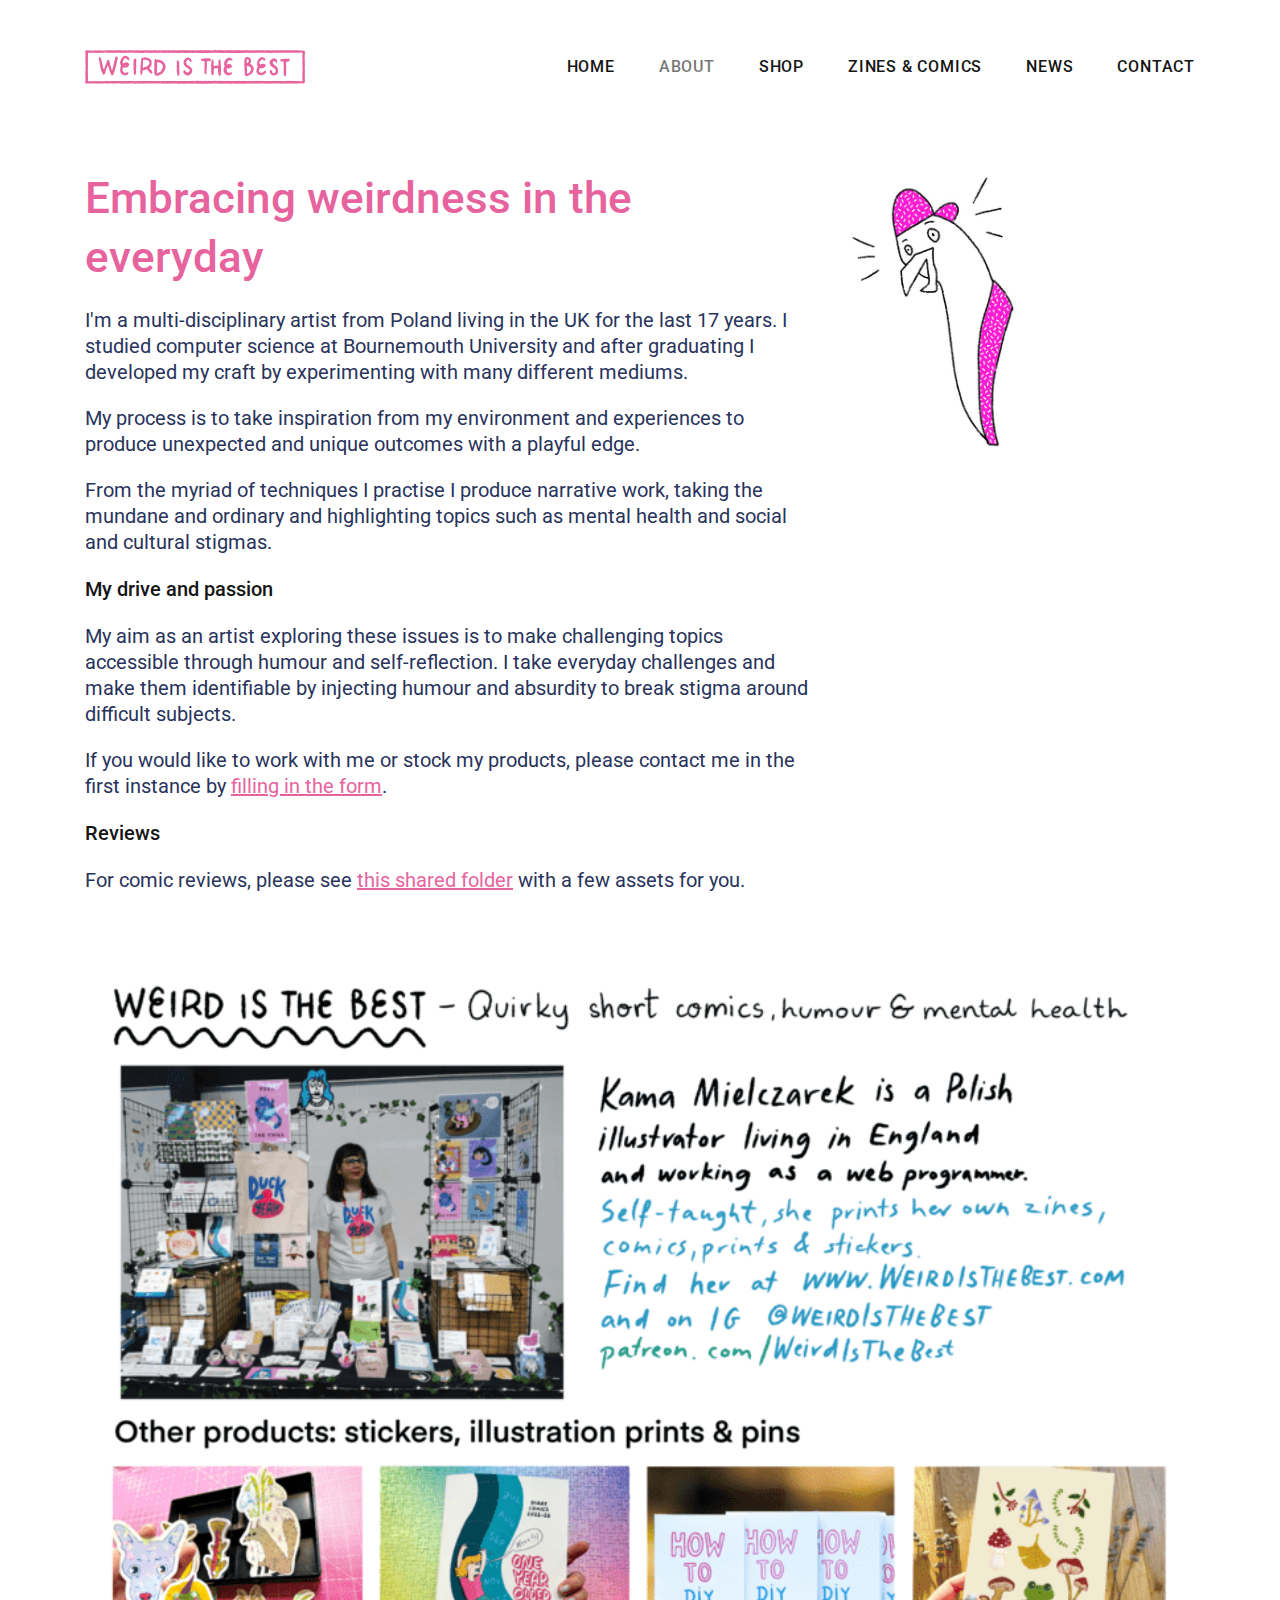
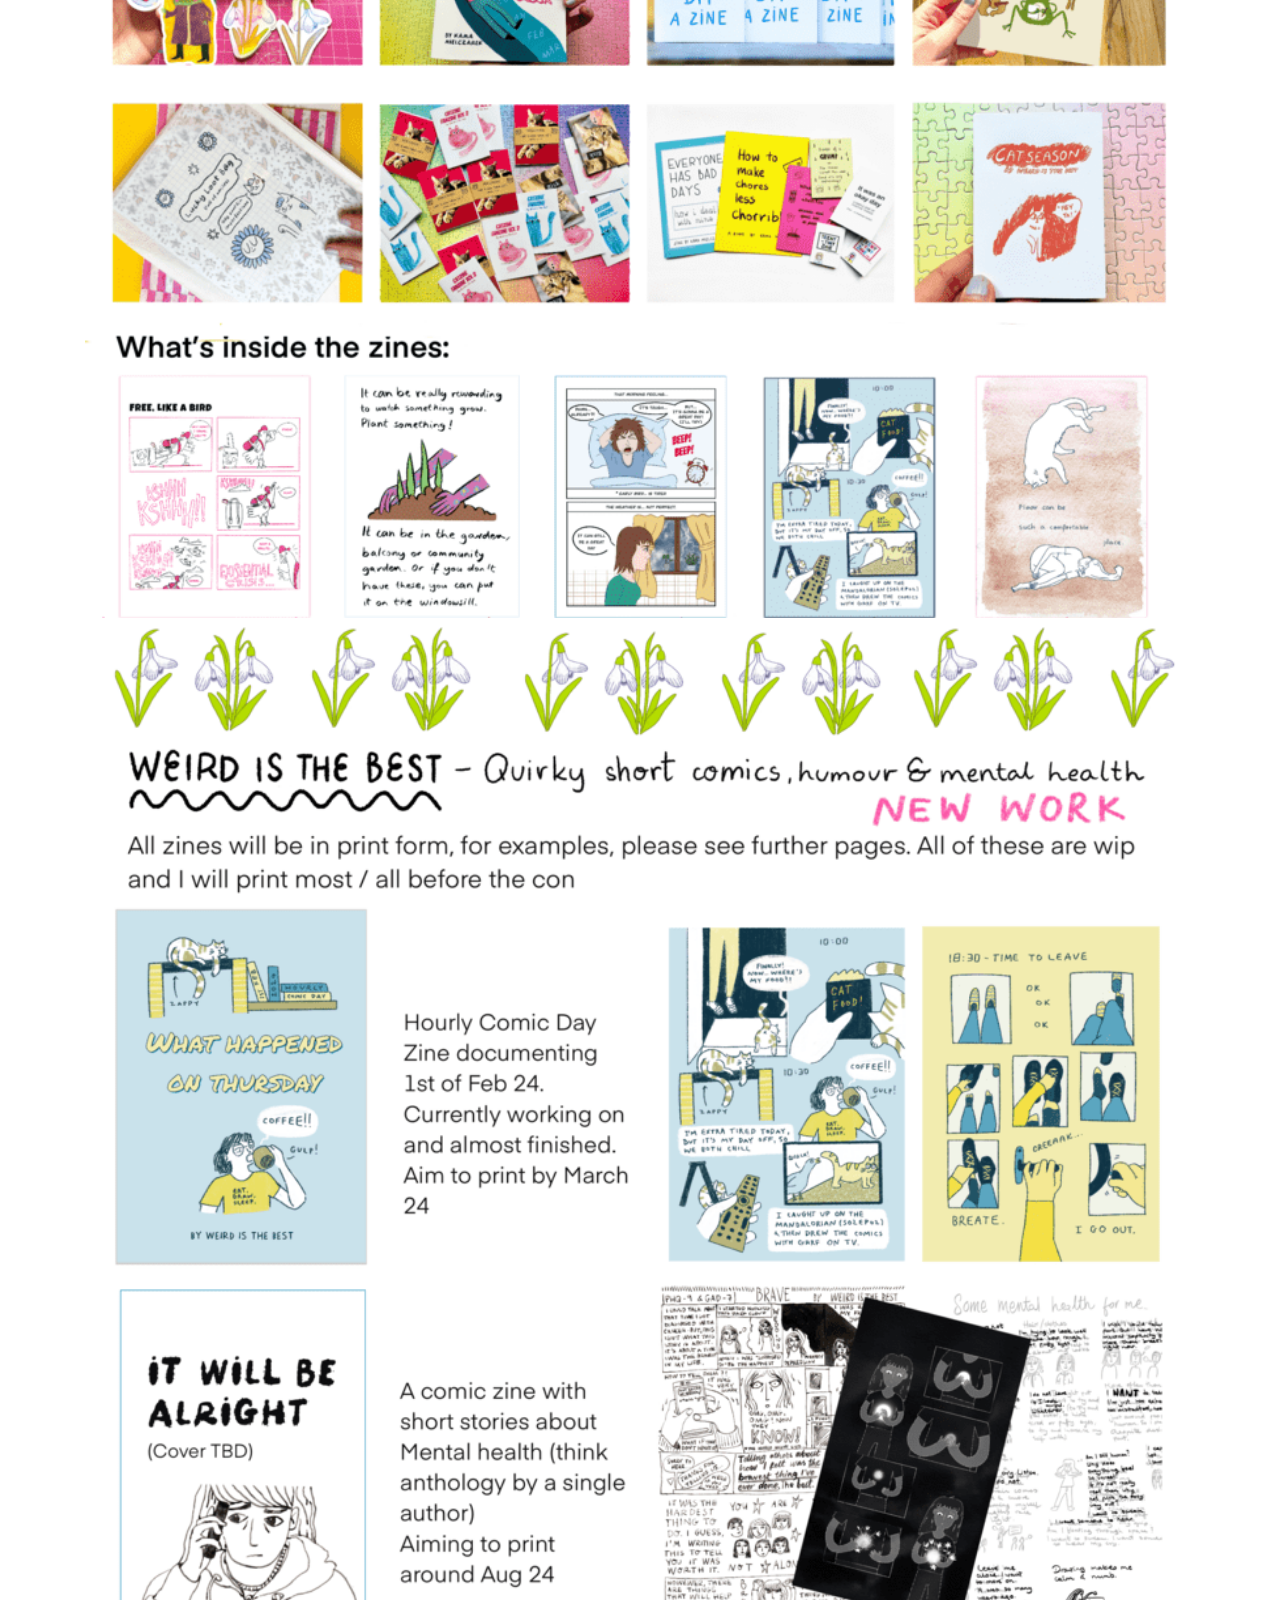
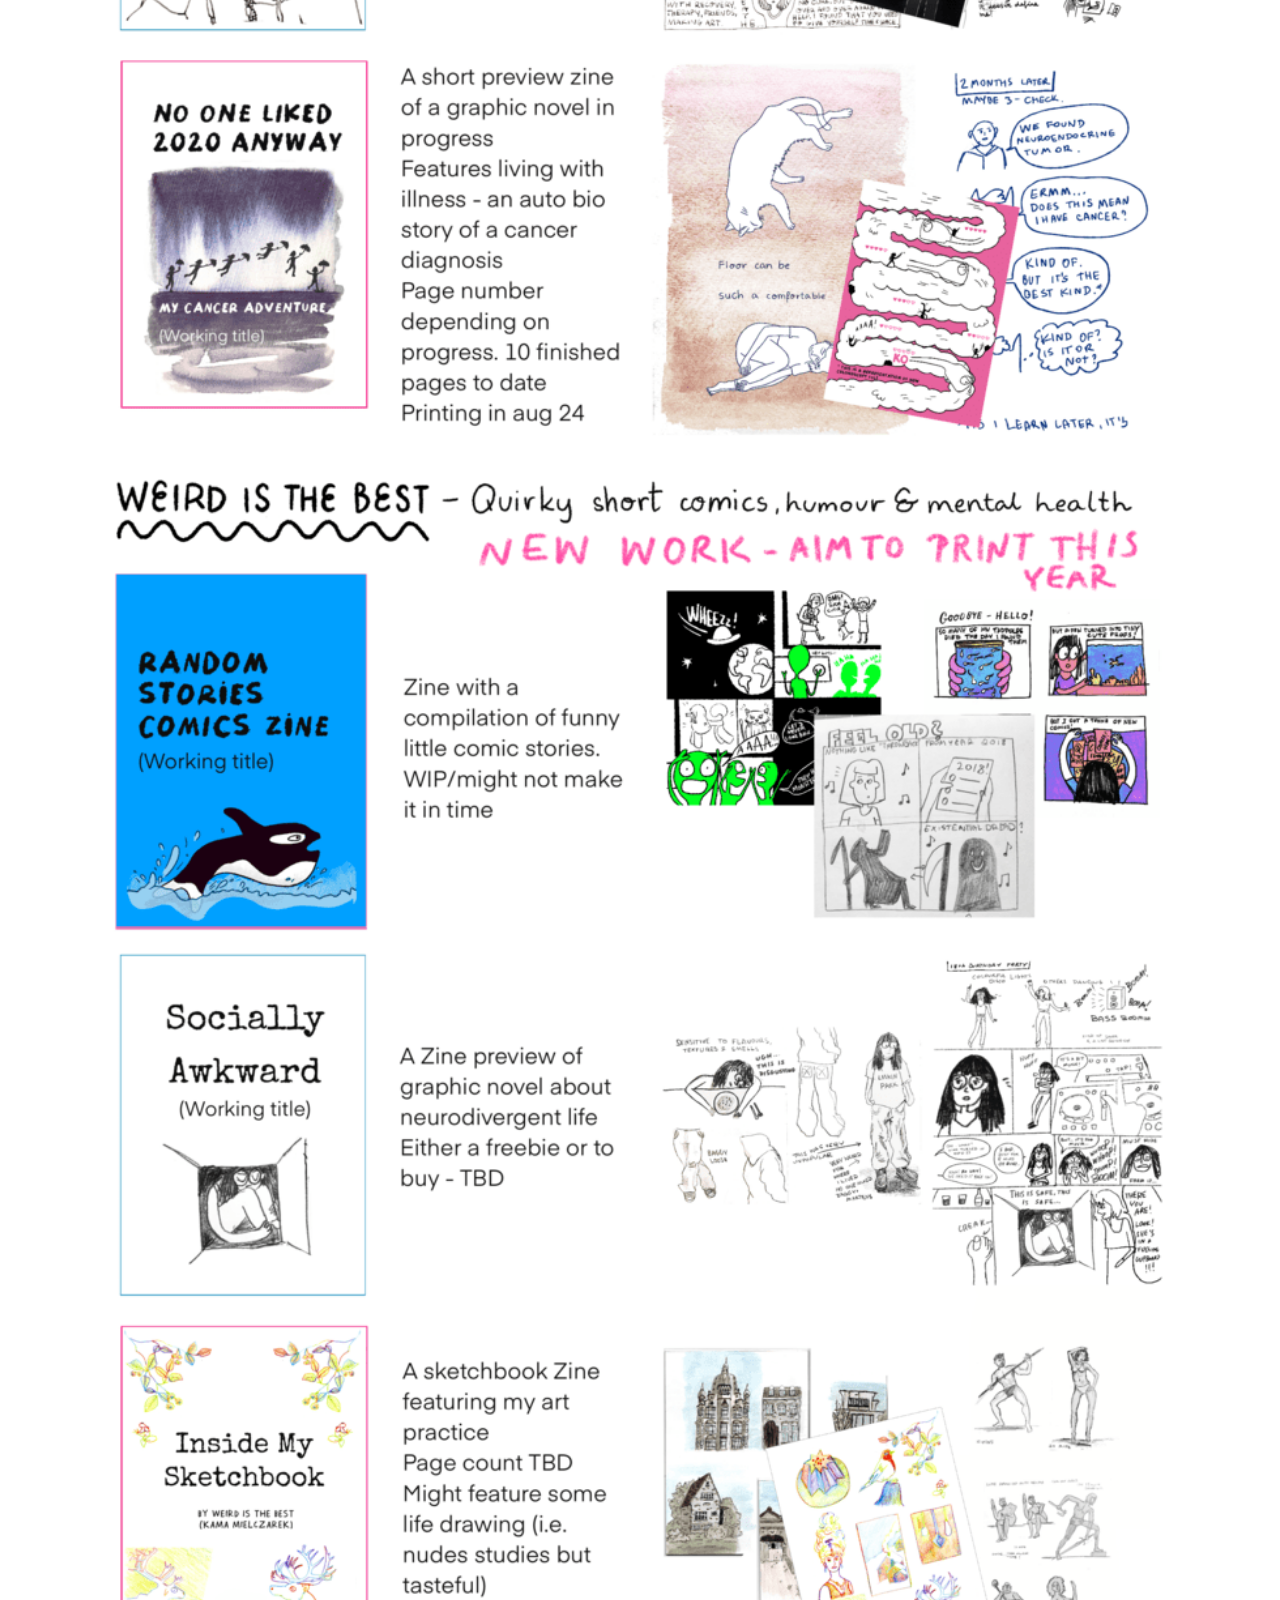
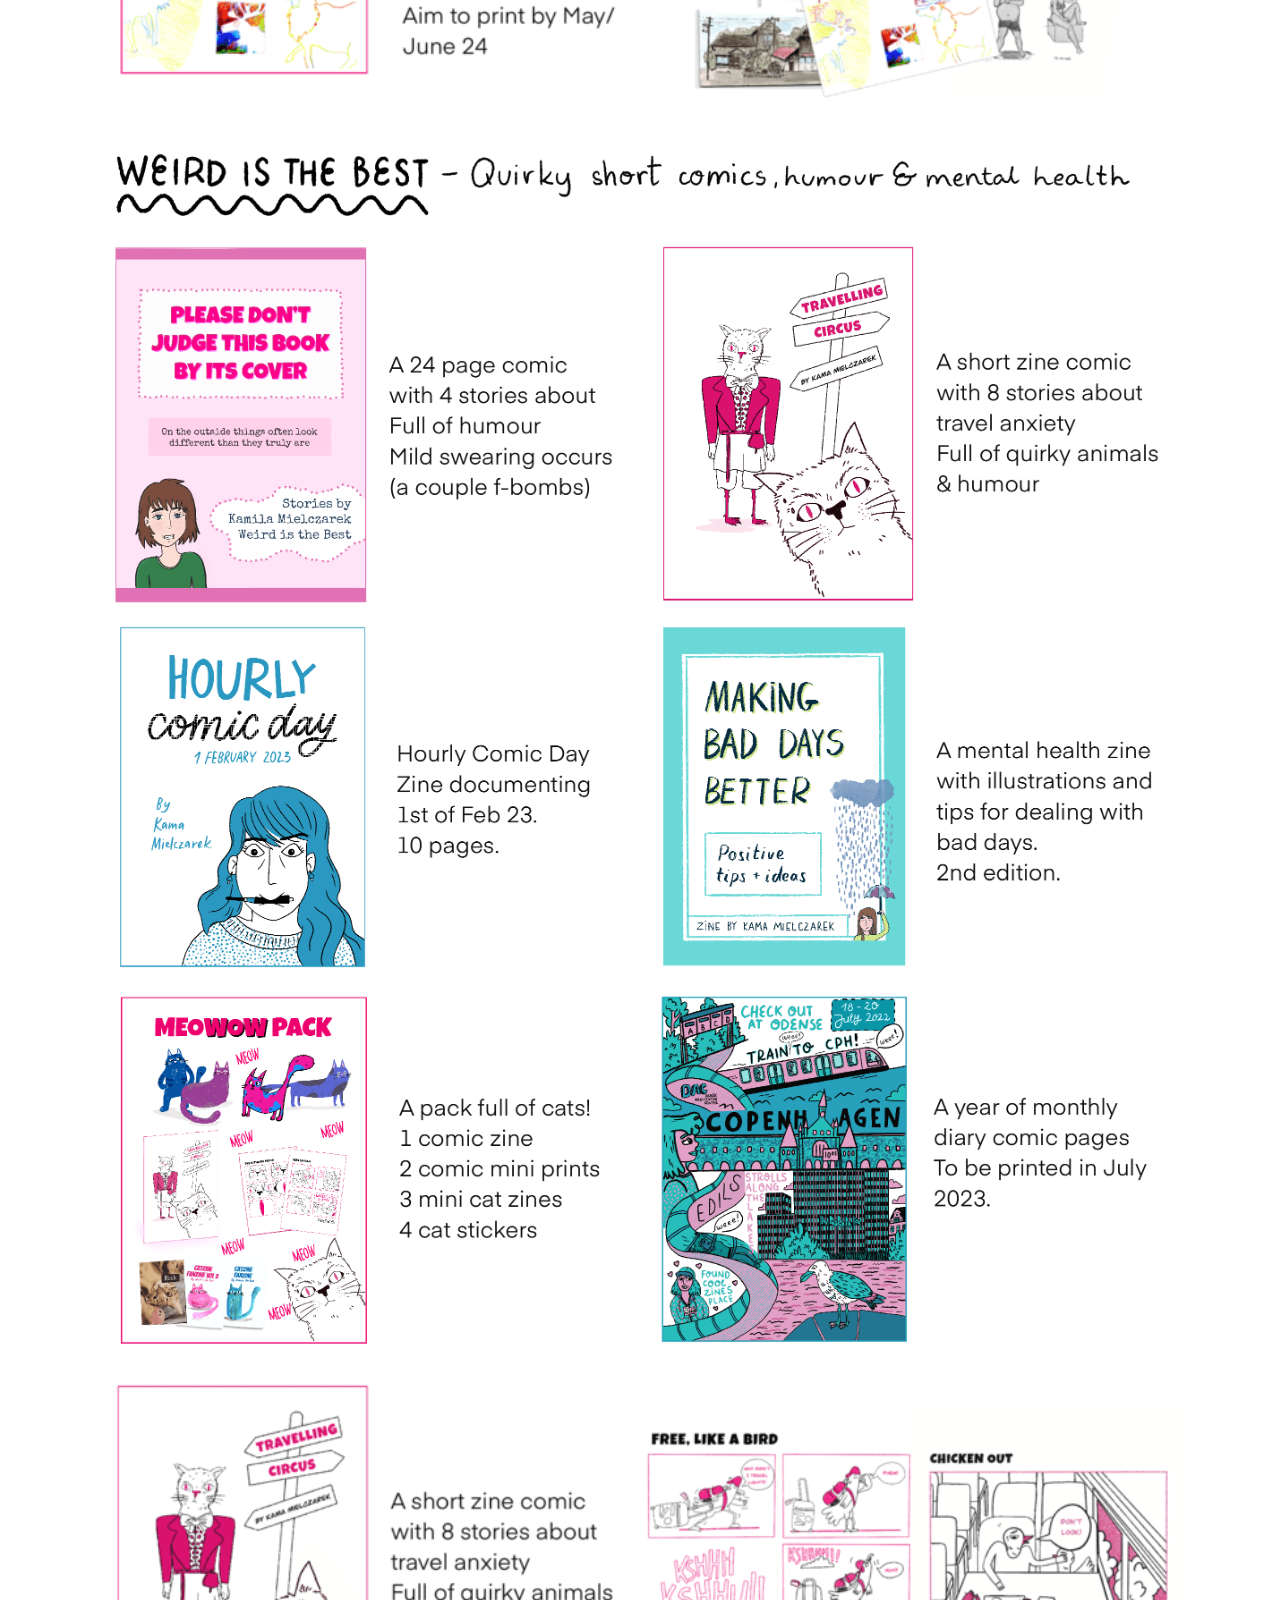
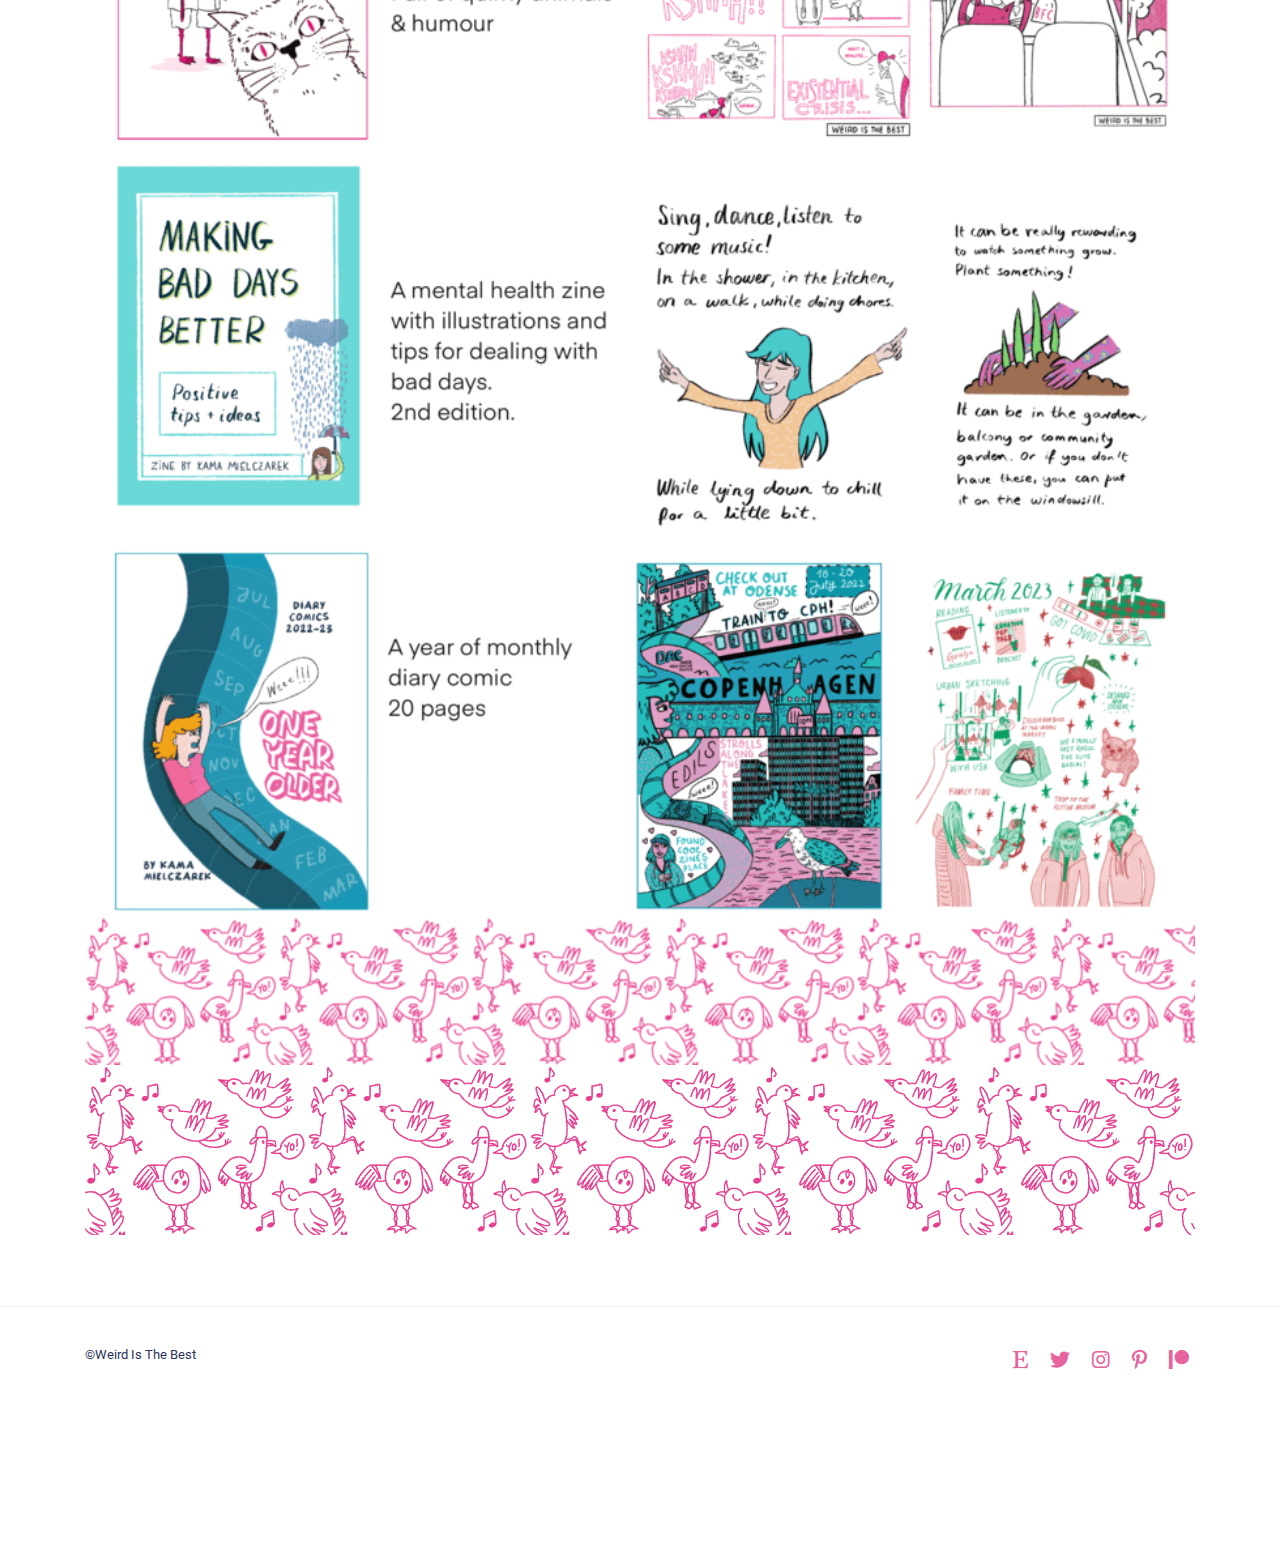
<file: about.html>
<!DOCTYPE html>
<html lang="en">
  <head>
    <!-- Document Title -->
    <title>Weird is the Best | About Me</title>

    <!-- Metas -->
    <meta charset="UTF-8" />
    <meta name="viewport" content="width=device-width, initial-scale=1.0" />
    <meta name="author" content="Kama Mielczarek" />
    <!-- TODO add Meta description -->

    <!-- Favicon -->
    <link rel="apple-touch-icon" sizes="180x180" href="/apple-touch-icon.png">
    <link rel="icon" type="image/png" sizes="32x32" href="/favicon-32x32.png">
    <link rel="icon" type="image/png" sizes="16x16" href="/favicon-16x16.png">
    <link rel="manifest" href="/site.webmanifest">
    <link rel="mask-icon" href="/safari-pinned-tab.svg" color="#e7639e">
    <meta name="apple-mobile-web-app-title" content="Weird Is The Best">
    <meta name="application-name" content="Weird Is The Best">
    <meta name="msapplication-TileColor" content="#e7639e">
    <meta name="theme-color" content="#ffffff">

    <!-- Google tag (gtag.js) -->
    <script async src="https://www.googletagmanager.com/gtag/js?id=G-GMSWJYTFRG"></script>
    <script>
      window.dataLayer = window.dataLayer || [];
      function gtag() {
        dataLayer.push(arguments);
      }
      gtag("js", new Date());
      gtag("config", "G-GMSWJYTFRG");
    </script>

    <!-- Links -->
    <link
      href="https://fonts.googleapis.com/css?family=Roboto:400,500,700&subset=latin,latin-ext"
      rel="stylesheet"
      type="text/css"
    />
    <link
      rel="stylesheet"
      id="bootstrap-css"
      href="assets/lib/bootstrap/css/bootstrap.min.css"
      type="text/css"
      media="all"
    />
    <link
      rel="stylesheet"
      id="font-awesome-css"
      href="assets/css/icons/font-awesome.min.css"
      type="text/css"
      media="all"
    />
    <link rel="stylesheet" id="swiper-css" href="assets/lib/swiper/css/swiper.min.css" type="text/css" media="all" />
    <link
      rel="stylesheet"
      id="cubeportfolio-css"
      href="assets/lib/cubeportfolio/css/cubeportfolio.min.css"
      type="text/css"
      media="all"
    />

    <link rel="stylesheet" id="main-css" href="style.css" type="text/css" media="all" />
  </head>
  <body>
    <!-- Page Wrapper -->
    <div id="page" class="site">
      <header id="masthead" class="site-header standard sticky" role="banner">
        <div class="container">
          <div id="site-branding">
            <a class="logo-brand" href="/">
              <!-- <img class="logo" src="assets/images/logo/Weird Is The Best Logo.svg" alt="Weird Is The Best Logo" /> -->
              <div class="logo">
                <svg viewBox="0 0 890.29 136.77" class="icon" role="img" aria-labelledby="svg-logo">
                  <use xlink:href="#logo"></use>
                </svg>
              </div>
            </a>
          </div>
          <!-- .site-branding -->
          <span id="ham-trigger-wrap">
            <span class="ham-trigger">
              <span></span>
            </span>
          </span>
          <nav id="site-navigation" class="main-navigation" role="navigation" aria-label="Main navigation">
            <ul id="top-menu" class="menu">
              <li class="">
                <a href="/">Home</a>
              </li>
              <li class="current-menu-parent">
                <a href="about">About</a>
              </li>
              <li class="">
                <a href="https://WeirdIsTheBest.etsy.com" target="_blank">Shop</a>
              </li>
              <li class="">
                <a href="https://WeirdIsTheBest.etsy.com?section_id=31805505" target="_blank">Zines & Comics</a>
              </li>
              <li class="">
                <a href="/news">News</a>
              </li>
              <li class="">
                <a href="https://us8.list-manage.com/contact-form?u=6be90f20a66e94643983c44fd&form_id=fdf6b32091adfe99e65f1c32db7d5aaf" target="_blank">Contact</a>
              </li>
            </ul>
          </nav>
        </div>
        <!-- .wrap -->
      </header>
      <!-- #masthead -->

      <div class="site-content-contain">
        <div id="content" class="site-content">
          <div id="primary" class="content-area">
            <main id="main" class="site-main" role="main">
              <article class="page">
                <div class="entry-content">
                  <div class="container m-t-35 m-b-20">
                    <div class="row">
                      <div class="col-sm-12">
                        <div class="heading-block">
                          <div class="under-construction-wrap row">
                            <div class="col-sm-12 col-md-8">
                              <h1 class="block-size-1">Embracing weirdness in the everyday</h1>
                              <p>I'm a multi-disciplinary artist from Poland living in the UK for the last 17 years. I studied computer science at Bournemouth University and after graduating I developed my craft by experimenting with many different mediums.</p>
                              <p>My process is to take inspiration from my environment and experiences to produce unexpected and unique outcomes with a playful edge.</p>
                              <p>From the myriad of techniques I practise I produce narrative work, taking the mundane and ordinary and highlighting topics such as mental health and social and cultural stigmas.</p>

                              <h2>My drive and passion</h2>
                              <p>My aim as an artist exploring these issues is to make challenging topics accessible through humour and self-reflection.
                                I take everyday challenges and make them identifiable by injecting humour and absurdity to break stigma around difficult subjects.</p>
                              <p>If you would like to work with me or stock my products, please contact me in the first instance by <a href="https://us8.list-manage.com/contact-form?u=6be90f20a66e94643983c44fd&form_id=fdf6b32091adfe99e65f1c32db7d5aaf" target="_blank">filling in the form</a>.</p>

                              <h2>Reviews</h2>
                              <p>For comic reviews, please see <a href="https://drive.google.com/drive/folders/1oHucTrqWCZvCslU0GDOSuwLs3B0w_N-e?usp=drive_link" target="_blank">this shared folder</a> with a few assets for you.</p>
                            </div>
                            <div class="under-construction-image-wrap col-sm-12 col-md-4">
                              <img
                                src="assets/images/bird.jpg"
                                class="under-construction-image"
                                alt="Illustration of a suprised looking seagul"
                              />
                            </div>
                          </div>
                        </div>
                      </div>
                    </div>
                  </div>

                  <div class="container m-t-25 m-b-20">
                    <div class="row">

                      <div class="container m-t-25 m-b-50">
                        <div class="row">
                          <div class="col-sm-12">
                            <div class="about-wrap">
                              <span class="about-wrap-banner"></span>
                              <!-- <img src="assets/images/about/banner.png" /> -->
                              <img src="assets/images/about/p1.png" />
                              <img src="assets/images/about/P2.png" />
                              <img src="assets/images/about/P3.png" />
                              <img src="assets/images/about/P4.png" />
                              <img src="assets/images/about/P5.png" />
                              <img src="assets/images/about/banner.png" />
                            </div>
                          </div>
                        </div>
                      </div>  <!--End container-->


                    </div>
                  </div>
                  <!--End container-->
                </div>
              </article>
            </main>
            <!-- #main -->
          </div>
          <!-- #primary -->
          <a id="gotoTop" href="#" class="scroll-top-link" data-easing="easeOutQuad" data-speed="700">
            <i class="fa fa-angle-up"></i>
          </a>
        </div>
        <!-- #content -->

        <footer id="footer" class="site-footer standard" role="contentinfo">
          <div class="container">
            <div class="site-info">
              <p class="copyright">©Weird Is The Best</p>
            </div>
            <nav class="footer-socials" role="navigation" aria-label="Footer Social Links Menu">
              <ul id="social-media-footer" class="social-links-menu">
                <li>
                  <a href="https://WeirdIsTheBest.etsy.com"><i class="fab fa-etsy"></i></a>
                </li>
                <li>
                  <a href="https://twitter.com/WeirdIsTheBest"><i class="fab fa-twitter"></i></a>
                </li>
                <li>
                  <a href="https://instagram.com/weirdisthebest"><i class="fab fa-instagram"></i></a>
                </li>
                <!-- <li>
                  <a href="https://facebook.com/weirdisthebest/"><i class="fab fa-facebook-f"></i></a>
                </li> -->
                <li>
                  <a href="https://www.pinterest.co.uk/weirdisthebest/"><i class="fab fa-pinterest-p"></i></a>
                </li>
                <li>
                  <a href="https://www.patreon.com/weirdisthebest"><i class="fab fa-patreon"></i></a>
                </li>
            </nav>
          </div>
        </footer>
      </div>
      <!-- .site-content-contain -->
    </div>
    <!-- Page Wrapper Ends -->

    <svg>
      <defs>
        <g id="logo">
          <title id="svg-logo">Weird Is The Best Logo</title>
          <path
            d="M396.57 135.3c-.85 1.27-1.87 1.35-3.31 1a19.18 19.18 0 0 0-10.8.12 5.25 5.25 0 0 1-4 0 1.76 1.76 0 0 0-1.15-.25c-3.1 1-6.05-.54-9.08-.51-2.47 0-4.93.21-7.4.27-3 .07-6 .09-9 .11a2.94 2.94 0 0 1-1.16-.27 7.06 7.06 0 0 0-3.76-.2c-2.09.22-4.18 1-6.33.28a.64.64 0 0 0-.47 0c-1.85 1.1-3.46.36-5.19-.45a3.09 3.09 0 0 0-2.66.17 3.65 3.65 0 0 1-2.86.67c-2.31-.2-4.62-.41-6.93-.42a9.73 9.73 0 0 0-3.44.7 2.29 2.29 0 0 1-2.24 0 3.91 3.91 0 0 0-3.2-.59 2.59 2.59 0 0 1-1.58-.23 6.33 6.33 0 0 0-5.3-.3c-2.52 1-5.2.26-7.8.45-1.35.1-2.7.16-4.05.17-1.19 0-2.38-.08-3.57-.13-.16 0-.32-.11-.47-.09-3 .48-5.85-.32-8.72-1a1.65 1.65 0 0 0-1.15.09c-.95.67-2 .32-3 .44-2.13.26-4.22 1-6.34 0-3.2 1.33-6.61-.07-9.87.76a4.51 4.51 0 0 1-2.35-.18 13.81 13.81 0 0 0-8.87-.18 4.34 4.34 0 0 1-2.8-.15 5.23 5.23 0 0 0-3.48-.21 4.48 4.48 0 0 1-1.67.1 12.92 12.92 0 0 0-5.85.56 5.77 5.77 0 0 1-4.61 0 3.92 3.92 0 0 0-2.36-.11 9.78 9.78 0 0 1-5.84-.86c-1.36 1.59-3 1.53-4.93 1a23.4 23.4 0 0 0-4.46-.28c-2-.13-4-.29-5.94-.45a6.86 6.86 0 0 0-1.65-.19 45.41 45.41 0 0 1-4.66 1 31.32 31.32 0 0 1-4.71-.36 5.79 5.79 0 0 1-1.63-.15 12.72 12.72 0 0 0-6.58-.69c-2.83.39-5.69.64-8.54.93a17.37 17.37 0 0 1-1.91 0l-15.25-.23c-1.4 0-2.84.39-4.15-.63-.29-.23-1.07 0-1.54.17a11.64 11.64 0 0 1-8.51.35 4.15 4.15 0 0 0-2.75-.21c-2.21 1-4.41.37-6.61.42-3.17.07-6.26-.73-9.41-.88a1.8 1.8 0 0 0-1.3.37c-.95 1.11-1.88.7-3 .3a6 6 0 0 0-3.26-.35c-2.09.56-4.11.26-6.17.18a6.5 6.5 0 0 0-2.8.24 6 6 0 0 1-4 .21 15.34 15.34 0 0 0-2.36-.23 7.84 7.84 0 0 1-1.19 0c-2.08-.49-4.15-1.13-6 .62-1.41-.16-2.81-.4-4.22-.47-3.1-.13-6.2-.17-9.3-.26a3.3 3.3 0 0 1-1.18 0c-2.4-1.12-4.84-.57-7.3-.32-2.21.22-4.46 0-6.61.73a1.5 1.5 0 0 1-.93-.06c-3.85-1.28-7.75-.3-11.63-.41-3.24-.1-6.43.41-9.64.55-3.66.15-7.21-.72-10.83-.54a10.12 10.12 0 0 1-1.39-.29 8.59 8.59 0 0 0-2.76-.09 16.78 16.78 0 0 1-7.12.27 7.89 7.89 0 0 0-1.88 0c-1.09.08-2.18.27-3.27.29-5.49.12-11 .11-16.46.31-4 .16-7.28-3.87-5.83-7.48 0-.07 0-.18.08-.22 1.94-1.41 1.81-3.35 1.49-5.4a5.23 5.23 0 0 1 .36-1.85c.09-.38.44-.8.35-1.11-.87-3 .25-6.23-.92-9.24a5.51 5.51 0 0 1-.1-4.62 5.39 5.39 0 0 0 .06-2.6 10 10 0 0 1 1-5.81c-1.8-1.12-1.47-2.74-1.2-4.45s.24-3.3.37-4.95c.16-2.07.35-4.13.5-6.19a6.46 6.46 0 0 0 0-1.91 20.91 20.91 0 0 1-.44-7.76 14.17 14.17 0 0 1 .28-2.81c1-2.66.63-5.31.44-8-.29-4-1.07-8-.64-12.15a62.63 62.63 0 0 0-.14-7.11c0-2.31-.32-4.68.14-6.9a13.24 13.24 0 0 0-.1-5.43c-.43-2.31-1-4.87.45-7.23a2.6 2.6 0 0 0 0-2.05c-.93-2.1-.6-4.27-.46-6.39a14.67 14.67 0 0 0-.75-6.3C.11 5 1.88 2.45 5 2.09c1.41-.16 2.81-.55 4.22-.66a16.13 16.13 0 0 1 3.09.22c2.37.26 4.74.55 7.11.82a1.42 1.42 0 0 0 .71-.08c2.5-1 5-.44 7.51-.08a19.31 19.31 0 0 0 9-.49c2.56-.85 5.36-.24 8 .07a15.83 15.83 0 0 0 5.18-.09 43.53 43.53 0 0 1 8.08-.61c1 0 2 .9 2.93.83 3-.23 6 0 9 0 1.59 0 3.17.05 4.75 0 .79 0 1.58-.12 2.38-.16s1.41-.06 2.11-.11a6.12 6.12 0 0 0 2-.26 6.42 6.42 0 0 1 3.73-.21 15.15 15.15 0 0 0 4.69.19 10.27 10.27 0 0 1 5.61.28c.15.06.3.18.44.17 2.84-.14 5.69-.17 8.51-.51a10.35 10.35 0 0 1 4.22.06 15.92 15.92 0 0 0 4 .21c.87 0 1.73 0 2.6-.07 1.18 0 2.37-.07 3.56-.13.39 0 .79-.19 1.17-.17 2.79.11 5.57.31 8.35.35 2.22 0 4.44-.17 6.67-.2 2.38 0 4.77.05 7.16 0 1.51 0 3-.29 4.52-.27a57.53 57.53 0 0 1 6.15.39c1.11.14 2.19 0 3.25.05 2.92.11 5.79-1.23 8.73-.18.48.17 1.1-.08 1.65-.06a8.65 8.65 0 0 1 2.29.25 5.06 5.06 0 0 0 4-.07A11.48 11.48 0 0 1 177 1c2.93-.06 5.82 1 8.79.1.88-.26 2 .36 3 .52a5.8 5.8 0 0 0 2.32.16 18.64 18.64 0 0 1 9.06 0 28.51 28.51 0 0 0 6.2.3c1.75 0 3.48-.37 5.21-.58a2.64 2.64 0 0 1 .95-.09c2.74.84 5.53.17 8.3.31.46 0 1.07.13 1.37-.11 1.68-1.31 3.33-.7 5 0a2.68 2.68 0 0 0 3.12-.3 2 2 0 0 1 2.37-.31 7.27 7.27 0 0 0 4.45.36 28.19 28.19 0 0 1 4 0 55.81 55.81 0 0 0 5.65-.27 5.93 5.93 0 0 1 3.94.33c1.55.88 3.14.33 4.68 0a3.71 3.71 0 0 1 3 .05 1.83 1.83 0 0 0 .93.18c2.68-.1 5.35-.27 8-.32 1.08 0 2.17.32 3.25.29a31.74 31.74 0 0 0 5.86-.46 8.5 8.5 0 0 1 4.22-.07c.38.11.9.33 1.16.18 1.67-1 3.46.05 5.15-.37a1.37 1.37 0 0 1 .94 0c2.83 1.73 5.87.48 8.81.65a1.7 1.7 0 0 0 1.14-.25c1.24-1.18 2.4-.81 3.68-.06a6.26 6.26 0 0 0 4.6.48 41.1 41.1 0 0 1 11.88-.49c2.68.27 5.47-.21 8.07.33 2.42.5 4.61-.59 7-.2 1.9.31 3.92-.27 5.89-.28 1.82 0 3.64.21 5.46.34a7.78 7.78 0 0 0 2.14.1 36.85 36.85 0 0 1 7.34-.44c1.33 0 2.68-.49 3.82.67a1.15 1.15 0 0 0 1.12.08c1.54-1.19 3.4-.68 5.09-1 1.1-.22 2.33.25 3.51.4a20.2 20.2 0 0 0 3.26.36c2.92-.12 5.84-.54 8.75-.49a31.14 31.14 0 0 0 5.46-.2c.51-.09 1.07.23 1.62.29s1.44.36 1.82.07c1.27-1 2.51-.49 3.85-.4 2.27.16 4.57.76 6.86-.13a3 3 0 0 1 1.62.22c1.78.5 3.44.85 5.33 0s4.07.24 6.12.3c1.42.05 2.84 0 4.25 0 3 0 6-.33 9 .35a7 7 0 0 0 5.07-.83A2.76 2.76 0 0 1 433 .41a7.29 7.29 0 0 0 1.88.12c.54 0 1.25-.18 1.61.09 1.79 1.3 3.87.78 5.8 1.12a1.45 1.45 0 0 0 .93-.07C445.69 0 448.39 1 451 1.13a9.23 9.23 0 0 0 4.24-.27 5.5 5.5 0 0 1 3.76.05c2 .59 4.3.18 6.4.87.28.09.76-.21 1.07-.45 1.79-1.34 3.65-1 5.67-.53 2.83.73 5.69 1.19 8.66.25a14.65 14.65 0 0 1 4.7-.45c1.33 0 2.55.36 3.9-.4.72-.4 2.05 0 3 .34a7.19 7.19 0 0 0 6 .06c1.52-.7 3-1 4.42.37a1.56 1.56 0 0 0 1.09.41 30.73 30.73 0 0 1 5.59.21c1.6.18 3.18-.32 4.91 0S518.1 1 520 .69c1.07-.17 2.33-.61 3.21-.23 1.73.74 3.27.27 4.9 0 .55-.09 1.21-.42 1.62-.22a8.83 8.83 0 0 0 6.07.45c.36-.08.77.18 1.17.22 1.09.1 2.33.53 3.25.17 3.27-1.3 6.42-.09 9.61.16.39 0 .81.29 1.17.21 3.24-.73 6.49-.21 9.74-.17.55 0 1.1.07 1.65.11s1.24.34 1.64.11c2.47-1.4 5.2 0 7.71-.75a1.94 1.94 0 0 1 1.18.12c2.48.89 4.83.35 7.18-.52a1.88 1.88 0 0 1 1.37-.07c1.37.83 2.78.52 4.2.36.39 0 .9-.16 1.17 0 1.47 1 3 .68 4.59.41a8.69 8.69 0 0 1 3.46.22 21.38 21.38 0 0 0 6.09.1c1.49-.12 2.93-.71 4.47-.16a3.46 3.46 0 0 0 1.64-.12c1.66-.33 3.27-.63 4.92.19.49.24 1.23-.06 1.86-.08a9 9 0 0 1 2.84 0 6.12 6.12 0 0 0 4.64-.52 3.69 3.69 0 0 1 3-.19c.76.24 1.55.38 2.31.64a9.32 9.32 0 0 0 7-.11c2-.83 4.19.3 6.08-.07a9.9 9.9 0 0 1 5.76.11 7.94 7.94 0 0 0 5.08.19 21.54 21.54 0 0 1 5.46-.2c1.9 0 3.8.16 5.69.12s3.82-.26 5.74-.38c.31 0 .72-.1.93.06 2.73 2.1 5.44.59 8.18.07a5.41 5.41 0 0 1 3.24 0 5.45 5.45 0 0 0 4.84 0 3.91 3.91 0 0 1 3.21 0 9 9 0 0 0 5.86.35 17.42 17.42 0 0 1 7.05-.06 33.38 33.38 0 0 0 9.93.06 19 19 0 0 1 4.39 0 47.74 47.74 0 0 0 6.66 0 8.73 8.73 0 0 1 4 .44 4.88 4.88 0 0 0 3-.3c1-.31 1.94-.68 3-.07a1.55 1.55 0 0 0 1.15.21c3.28-1.22 6.66.35 10-.49 3.08-.78 6.2-.09 9.19.8a5.14 5.14 0 0 0 3.5 0c3.87-1.54 6.41-1.19 11.32.34a5.55 5.55 0 0 1 6.56-.85c.87.43 2.16 0 3.26 0 1.5 0 3-.11 4.49-.08a21.06 21.06 0 0 1 4.78.27c2.82.71 5.47-.08 8.22-.36 3.46-.34 7-.54 10.42.78a3.14 3.14 0 0 0 1.39.3c2.51-.26 5-.6 7.52-.89.54-.06 1.1 0 1.64 0 1.83-.07 3.66-.09 5.47-.27 2.1-.16 4.33-.63 6.68-.1s5.17.43 7.77.59c.16 0 .37.06.47 0 2.06-1.53 4.31-.43 6.46-.45s4.45.32 6.68.29c2.61 0 5.22-.35 7.83-.46a17.41 17.41 0 0 1 2.57.28c.77.07 1.68.4 2.3.11 1.58-.72 3-.3 4.39.26a5.67 5.67 0 0 0 1.59.46c2.29.18 4.58.27 6.88.43 1.42.09 2.83.3 4.26.36 2.14.1 4.28.12 6.42.16 1.38 0 2.88 0 3.72 1.24a8 8 0 0 1 1.53 5.42c-.16 1.4-.05 2.83-.14 4.24C890 15 889.8 16 889.7 17c-.31 3.3-1.2 6.56-.15 9.92a7.39 7.39 0 0 1-.12 3.55 20.11 20.11 0 0 0 .08 10.36c.85 2.77.39 5.69 0 8.53a12.22 12.22 0 0 0 .13 4.74 28.52 28.52 0 0 1 .35 4.74c0 .71.16 1.42.16 2.13a5 5 0 0 1-.21 2.32c-.89 1.61-.6 3.24-.47 4.9.06.93 0 1.86 0 2.8a14.11 14.11 0 0 0-.16 2.14 28 28 0 0 1 .08 6.66 12.63 12.63 0 0 0 .45 5.54 5.56 5.56 0 0 1 .4 3.19 13 13 0 0 0 0 7.08 1.92 1.92 0 0 1 0 1 25.38 25.38 0 0 0-.59 8 21.87 21.87 0 0 0 .29 4 6.13 6.13 0 0 1-.1 4.42 4.39 4.39 0 0 0-.42 2.08c.16 2.85.43 5.69.64 8.53a9.69 9.69 0 0 1-.1 1.42c-.15 2-.33 4-.45 6-.14 2.31-.83 3.19-3.1 3.55a42 42 0 0 1-12.81.25 6.34 6.34 0 0 0-2.38 0 27.58 27.58 0 0 1-7.85.41c-.08 0-.18-.06-.24 0-2.39 1.16-5 .2-7.43.67a3.63 3.63 0 0 1-1.87.07c-1.65-.63-3.31-.28-5-.33-2.46-.06-5 .4-7.3.19a51.56 51.56 0 0 0-6.59-.6c-1.34 0-2.68.31-4 .45a4.18 4.18 0 0 1-1.41 0 12.64 12.64 0 0 0-8 .22 3.12 3.12 0 0 1-1.62-.08 20.06 20.06 0 0 0-6.65 0 14.1 14.1 0 0 1-3.53-.22c-1.33-.14-2.66-.64-3.88.42a1.7 1.7 0 0 1-1.14.14c-3.31-.29-6.62-.61-9.93-.9a1.37 1.37 0 0 0-.7.08c-2.37 1.26-4.77.73-7.17.13-.08 0-.18-.1-.22-.07-2.92 1.8-5.7-1.07-8.87-.1-3 .92-6.47.28-9.74.35a25 25 0 0 0-2.87.17 9.42 9.42 0 0 1-5.4-.42 3.32 3.32 0 0 0-3.62.44 2.17 2.17 0 0 1-2.23.37c-3.27-1.1-6.52-.77-9.89-.16a18.4 18.4 0 0 1-7.68-.19 10.53 10.53 0 0 0-5.08 0c-1 .22-2 .48-3-.2a2.26 2.26 0 0 0-1.38-.12 10 10 0 0 1-4.68-.37 7.17 7.17 0 0 0-4 .06 28.25 28.25 0 0 1-12.07.23 12.53 12.53 0 0 0-5.89.4 9.45 9.45 0 0 1-3.93 0c-3-.33-6.16-.85-9.22.13a4.92 4.92 0 0 1-1.85.3c-2.19-.18-4.37-.49-6.56-.67a8.25 8.25 0 0 0-2.37.21c-2.1.46-4.16.89-6.31.05a7.68 7.68 0 0 0-2.35 0 49.88 49.88 0 0 1-5.2-.24 10 10 0 0 0-4.87.07 11.52 11.52 0 0 1-4.69.18 16.22 16.22 0 0 0-6.34.34 8.17 8.17 0 0 1-6.87-.8c-.45-.3-1.39-.52-1.7-.27-1.66 1.3-3.62 1.21-5.48 1.33-2.6.17-5.22.05-7.83 0a2.41 2.41 0 0 1-1.58-.36c-1.2-1.25-2.37-.64-3.47 0a3.57 3.57 0 0 1-2.45.25c-2.37-.28-4.77-.18-7.16-.27-2.67-.1-5.37.51-8-.36a1.53 1.53 0 0 0-.94.07c-1.6.59-3.19 1-4.86.17-.29-.13-.77.09-1.14.19a5.55 5.55 0 0 1-1.36.41c-3.17-.05-6.34-.16-9.51-.24h-2.83c-.4 0-.9.19-1.17 0-2-1.39-4-.35-5.93.19a2.83 2.83 0 0 1-2-.1c-2.12-1.48-4.32-.66-6.39-.2-1.1.25-1.91.49-2.85-.24a2.62 2.62 0 0 0-3-.27c-3.07 1.7-6.18 1-9.27.19a2.52 2.52 0 0 0-2.44.34c-1.32 1-2.83.28-4.13-.07a11.57 11.57 0 0 0-3.73-.42 19.85 19.85 0 0 1-3.07-.24c-.15 0-.32-.12-.46-.09-3.72.65-7.47.27-11.17 0a50.34 50.34 0 0 0-7.47.14c-2.8.26-5.64.52-8.42.89a20.44 20.44 0 0 1-6.78-.55c-1.91-.38-3.73-1-5.44.52-.27.23-.85.44-1.1.3-1.84-1-3.76-.14-5.63-.25a5 5 0 0 1-3.15-.86 1.93 1.93 0 0 0-2.42-.15c-2.28 1.34-4.84 1.2-7.37 1.09-.47 0-1-.29-1.39-.2-3.81.72-7.6-.11-11.4-.13-1.74 0-3.52.4-5.23.18-3-.39-6.1 0-9.08-1.05-1-.36-2.33.17-3.52.24-3.73.22-7.51.89-11.17.47-2.82-.32-5.47.53-8.18.18-1.47-.19-2.87-.78-4.4-.34a10.32 10.32 0 0 1-1.85.27c-.46 0-1.05.21-1.36 0-1.52-1-2.83-.63-4.45-.07-1.31.46-3-.1-4.46-.19-.94 0-2-.36-2.8 0-2.2 1-4.4.63-6.61.37-1.78-.33-3.63-.69-5.56-1.03ZM12.26 11.4c-.1.94-.22 1.56-.22 2.19v9c0 1-.23 2-.33 3a11.33 11.33 0 0 0-.07 1.84c.07.93.32 1.86.33 2.8 0 2.52.81 5 0 7.56 0 .14.06.32 0 .47-.09.92-.19 1.84-.29 2.76s-.58 2-.26 2.78a8.77 8.77 0 0 1 .74 6.23c-.11.36.08.79.08 1.19 0 1.11-.07 2.22-.13 3.33a6.74 6.74 0 0 0-.1 2.13 7.3 7.3 0 0 1-.22 4.46 7.32 7.32 0 0 0 .1 3.26 24.9 24.9 0 0 1 .11 7.34 38 38 0 0 0-.3 11.36 35.91 35.91 0 0 1 .11 4c0 2.37-.07 4.74-.1 7.11a.75.75 0 0 0 .16.45c1.35 1.64.76 3.28 0 4.92a2.72 2.72 0 0 0 .32 3.13 2 2 0 0 1 .28 2.42 6.57 6.57 0 0 0-.35 4.89 5.91 5.91 0 0 1 .22 2.82 17 17 0 0 0-.05 5.83c.19 1.68.55 3.28-.34 4.87a2 2 0 0 0-.29 1.37c.11.45.55 1.13.9 1.16a30.83 30.83 0 0 0 7.1.27 20.83 20.83 0 0 1 5.9 0c2.66.34 5.54.79 8.05.15a27.66 27.66 0 0 1 10.6-.28 6.93 6.93 0 0 0 2.61.2 23.24 23.24 0 0 1 7.56-.82c1.41 0 2.83-.46 4.14.5a1.94 1.94 0 0 0 1.16.22 37.67 37.67 0 0 1 8.29 0 7.94 7.94 0 0 0 1-.08c1.5 0 3 .06 4.5 0 2 0 3.93-.1 5.9-.16a.41.41 0 0 0 .22-.09c1.55-1 3.14-.64 4.83-.33a20.73 20.73 0 0 0 4.52 0 9.83 9.83 0 0 1 1.88-.28A35.83 35.83 0 0 0 99 126a16.44 16.44 0 0 0 3.53-.2c1.75-.5 3.38-.81 5.09.09a2.47 2.47 0 0 0 1.62.31c2.36-.59 4.76-.26 7.14-.32 1.18 0 2.36-.13 3.54-.14h9.53c2.46 0 4.92-.17 7.38-.17s4.8.32 7.17.14a17.3 17.3 0 0 1 4.49 0c1.54.28 3.26.87 4.66.47 2.29-.67 4.6-.1 6.84-.67a8.9 8.9 0 0 1 3 .1 51.07 51.07 0 0 1 6.51.74c.61.13 1.35-.39 2-.54a13.27 13.27 0 0 1 3.25-.6c2.54.1 5.07.41 7.61.62a1.85 1.85 0 0 0 .94-.09c1.52-.71 2.94-.22 4.43.18a4.17 4.17 0 0 0 2.52 0c2.5-1.06 5.14-.61 7.53-.25a57.29 57.29 0 0 0 8.26.61c1.18 0 2.36-.23 3.55-.29s2.52-.09 3.77-.07c2.45 0 4.9.09 7.34.13a.71.71 0 0 0 .44-.17c1.55-1.39 3.16-.72 4.7-.07a2.72 2.72 0 0 0 3.13-.19 2.28 2.28 0 0 1 2.65-.32 5.81 5.81 0 0 0 2.55.57c2.27-.22 4.45-.69 6.83-.27 1.94.34 4.06-.36 6.1-.46a5.9 5.9 0 0 1 2.28.48 5.65 5.65 0 0 0 3.74.26c1.6-.47 3.22-.84 4.88 0 .38.18.94 0 1.41 0l4.47-.09c2.26-.07 4.46-.46 6.8.29 1.41.46 3.24-.43 4.89-.62 1.24-.14 2.5-.14 3.75-.16a12 12 0 0 0 1.42.15c2.57-.4 5.12-.69 7.56.57.19.1.48 0 .72 0 2.29-.05 4.58-.08 6.87-.17a1.73 1.73 0 0 0 1.11-.35c1.1-1 2.14-.72 3.26-.06a6.44 6.44 0 0 0 5.05.55 22.48 22.48 0 0 1 7.32-.7c4.89.52 9.82.18 14.68.93.35.05.75-.21 1.13-.32a5.25 5.25 0 0 1 1.36-.39c2.52-.09 5.08.09 7.57-.22 4-.49 7.92 1.43 11.86-.09.26-.1.63.09.95.1a19.51 19.51 0 0 0 3.33 0 3.44 3.44 0 0 1 2.91.55 2.19 2.19 0 0 0 1.75.08c2.35-.83 4.79-1.38 7.16-.58 3.63 1.22 7.28.26 10.89.32 3.28 0 6.56-.73 9.87 0a2.21 2.21 0 0 0 1.59-.3c.9-.66 1.76-.41 2.73-.31a28.33 28.33 0 0 0 6.42.28 7.91 7.91 0 0 1 3.46.08 5.93 5.93 0 0 0 4.42-.07 7 7 0 0 1 3.5-.17c2.52.31 4.95.8 7.57.4a24.59 24.59 0 0 1 7.61.13 10 10 0 0 0 6.25-.71 5.19 5.19 0 0 1 2-.3c.55 0 1.14.28 1.64.15a5.76 5.76 0 0 1 3 .44 42.42 42.42 0 0 0 5.67.69c2-1.63 4.33-.93 6.43-.78a32.86 32.86 0 0 0 6.87-.26c2.15-.29 4.42.37 6.61.69 1.38.2 2.51.55 3.85-.2a5.81 5.81 0 0 1 3.13-.78c2 .17 4 .8 6 1a9.93 9.93 0 0 0 3.77-.16 16.26 16.26 0 0 1 7.1-.48 2.27 2.27 0 0 0 1.57-.2 3.11 3.11 0 0 1 3.42-.2 9.25 9.25 0 0 0 7.64-.14 2.33 2.33 0 0 1 2.68.31 4.24 4.24 0 0 0 3.61.8c.55-.06 1.25-.35 1.62-.12 1.34.83 2.64.26 4 .16a6.79 6.79 0 0 1 2.11 0 11.58 11.58 0 0 0 6.32-.66 8.41 8.41 0 0 1 4.16-.14 5.84 5.84 0 0 0 2.51.14c3.38-1.07 6.71 1 10.07.07.19-.06.45.13.67.21a6.63 6.63 0 0 0 4.22-.16 8.21 8.21 0 0 1 2.26-.3c3.87.08 7.69 1.42 11.61.44a4.09 4.09 0 0 1 1.19.09c2.28.17 4.64.75 6.84.4a43 43 0 0 1 7.5-.54c1.25 0 2.5.16 3.76.21a14.12 14.12 0 0 0 2.52 0c1.91-.28 3.73-1.47 5.78-.33a3.12 3.12 0 0 0 1.88-.06 4.21 4.21 0 0 1 3.43.46c.48.32 1.35.08 2 0a14.55 14.55 0 0 1 3.76-.18 21.4 21.4 0 0 0 6.76.39c3.85-.36 7.68-1 11.54 0a5.78 5.78 0 0 0 1.41-.11 20 20 0 0 1 3.55 0 4.75 4.75 0 0 0 3.24-.39 5.4 5.4 0 0 1 4.61-.27c.75.26 1.55.4 2.31.64a10.12 10.12 0 0 0 5.64-.09 25.45 25.45 0 0 1 5.4-.26c.55 0 1.25.3 1.62.07 1.89-1.19 3.69-.48 5.51.09 1.6.5 3.18.93 4.85.11a4.06 4.06 0 0 1 1.88-.25 108.14 108.14 0 0 0 11.67.08c2-.17 4.27-1 6.13.82.25.25.94.15 1.4 0 1.71-.34 3.4-.83 5.12-1.1a5.13 5.13 0 0 1 3 .06c1.86 1 3.56.65 5.28 0a3.34 3.34 0 0 1 2.75 0 10.2 10.2 0 0 0 6.57.31c1.38-.36 3-.87 4.22-.46a13.15 13.15 0 0 0 6.8.47 5.53 5.53 0 0 1 1.67.06c1.74.22 3.48.59 5.15-.37a1.53 1.53 0 0 1 1.15 0c2.82 1 5.67.61 8.53.35a5.56 5.56 0 0 1 3 .23c1.33.79 2.44.38 3.66.07.76-.19 1.62-.61 2.28-.4a5.94 5.94 0 0 0 3.9-.1c1.12-.36 2.57.27 3.87.43a3.61 3.61 0 0 0 .69-.16c4.14-.54 8.28-.86 12.34.42a6.78 6.78 0 0 0 4.68-.09 11 11 0 0 1 7.52-.25c1 .31 2 .54 3 .82a5.62 5.62 0 0 1 6.41-1 7.84 7.84 0 0 0 3 .18c1.74 0 3.48-.16 5.22-.15 4.18 0 8.27.93 12.57 0a18.55 18.55 0 0 1 10.62.74 5.16 5.16 0 0 0 2.32.07c2.43-.24 4.88-.91 7.27-.74a38.8 38.8 0 0 0 9-.6 10.61 10.61 0 0 1 2.39-.1c2.13.14 4.25.33 6.37.53 1.18.11 2.59.75 3.5.32a8.57 8.57 0 0 1 5.93-.36 6.18 6.18 0 0 0 .95-.05c1.92.07 3.83.15 5.74.25 1.2.06 2.39.28 3.58.24 2.9-.11 5.79-1.18 8.7 0a1.49 1.49 0 0 0 1.14-.21 2.57 2.57 0 0 1 2.52.05 10 10 0 0 0 5.62.65 11.16 11.16 0 0 1 2.38.08c2.36.27 4.72.61 7.08.85 1 .11 1.92-.18 1.93-1.29 0-2.35 1-4.74-.3-7.06a3 3 0 0 1-.11-1.6c.14-1.66.32-3.31.51-5a4.82 4.82 0 0 1 .33-1.62 3.07 3.07 0 0 0-.37-3.35 3.54 3.54 0 0 1-.47-2c0-2.21.18-4.42.29-6.63.13-2.45-.08-5 .5-7.33a15.74 15.74 0 0 0 .27-6.14c-.12-.86-.12-1.75-.19-2.62a58.33 58.33 0 0 1 0-9.89c.37-4.64-.27-9.36-.51-14 0-.78-.38-1.56-.37-2.33 0-2 .12-4 .24-6s0-4.4.6-6.4a8.52 8.52 0 0 0-.06-4.88 8.46 8.46 0 0 1-.26-1.65c-.12-2.59.36-5.13 0-7.8-.48-3.34 0-6.81 0-10.23a6.19 6.19 0 0 1 .24-2.37c.69-1.54.25-2.95-.16-4.41-.47-1.64-.68-1.81-2.3-1.79-2.77 0-5.5-.45-8.31.13a67.16 67.16 0 0 1-8.3.71 3.78 3.78 0 0 1-1 0c-2.87-.48-5.78-.17-8.67-.3s-5.87-.57-8.76.38a2.08 2.08 0 0 1-1.33-.35 7.39 7.39 0 0 0-5.09-.66 23.57 23.57 0 0 1-6.13.54c-2.63-.2-5.2-.83-7.75.34a2.7 2.7 0 0 1-1.17 0 24.65 24.65 0 0 0-5-.16 22.26 22.26 0 0 1-6.82-.3 6.1 6.1 0 0 0-2 .31c-.53.11-1.06.47-1.56.43-2.05-.16-4.09-.48-6.13-.64-1.57-.13-3.36-.59-4.68 0-2.27 1-4.39.48-6.54.17a4.53 4.53 0 0 0-2.5.18 2.35 2.35 0 0 1-2-.13c-1.25-.93-2.55-.72-3.9-.58-1 .12-2 .23-3.08.27-3.9.18-7.81.26-11.71.53a9.45 9.45 0 0 1-4.45-.52 3.3 3.3 0 0 0-3.43.23 3.23 3.23 0 0 1-3.13.39 20.9 20.9 0 0 0-9.21 0c-2.67.52-5.6.06-8.35-.35a7.63 7.63 0 0 0-3-.18c-1.16.25-2.56.82-3.49.41-1.47-.66-2.79-.36-4.19-.31a4 4 0 0 1-1.63-.1c-2-.89-4-.52-6.08-.15a23.6 23.6 0 0 1-8.75.31c-2.73-.49-5.52-.9-8.28.14a4 4 0 0 1-2.56.34c-2.32-1-4.72-.44-7.07-.66a19.59 19.59 0 0 0-3.52.44 21 21 0 0 1-3.27.15c-2-.13-4.05-.41-6.08-.58a3.44 3.44 0 0 0-1.18.2 10.7 10.7 0 0 1-6.78.12 3.18 3.18 0 0 0-1.65 0 15 15 0 0 1-6.36-.37 7.76 7.76 0 0 0-4.18.12 9 9 0 0 1-5.13.29 8.57 8.57 0 0 0-5.18.06 9.11 9.11 0 0 1-7.55-.48 2.12 2.12 0 0 0-2.25-.12c-2.16 1.23-4.56 1.14-6.93 1.16h-2.57c-2.11 0-4.33.5-6.25-1.4-2.35 1.91-5.06 1-7.68.9a1.93 1.93 0 0 0-.24 0l-9.79.2a2.16 2.16 0 0 1-1.15-.16 2.76 2.76 0 0 0-2.75 0 4.89 4.89 0 0 1-3.27.17 6.69 6.69 0 0 0-2.09 0c-.87 0-1.73.11-2.59.11-.55 0-1.1-.15-1.65-.15-2.06 0-4.19.4-6.18 0s-4.15.89-6-.59c-.32-.25-1.08 0-1.61.13-.92.24-1.81.63-2.73.84a2.19 2.19 0 0 1-1.57-.1 4.3 4.3 0 0 0-4.28-.63 15 15 0 0 1-3 .61 2.33 2.33 0 0 1-1.57-.17 4.13 4.13 0 0 0-4.75-.19c-1.72.88-3.4.62-5.12.45a11.84 11.84 0 0 1-1.61-.18c-1.45-.42-2.84-1.08-4.21.3-.26.26-1.08 0-1.62-.07a28 28 0 0 0-4.18-.8c-3.33-.06-6.66.11-10 .18a3.45 3.45 0 0 1-.72 0c-2.7-.65-5.53 0-8.21-.81a3.66 3.66 0 0 0-1.19 0c-1.88.12-3.67.67-5.62.62-2.59-.06-5.2.67-7.8 1a3.89 3.89 0 0 1-1.18 0c-1.87-.35-3.72-.74-5.58-1.09-.55-.1-1.26-.32-1.64-.08-2.14 1.35-4.47.88-6.76.94-.07 0-.15.07-.23.06-1.63-.11-3.37.42-4.85-.71a2.19 2.19 0 0 0-3.21.11 2.7 2.7 0 0 1-1.55.46 82.76 82.76 0 0 1-9 .39 137.2 137.2 0 0 0-14.05-.29 50.35 50.35 0 0 1-5.16-.44c-1.4-.07-2.84.41-4.13-.63-.28-.22-.91-.06-1.38 0-3 .28-6 .64-9 .85a18.91 18.91 0 0 1-5-.1 10.22 10.22 0 0 0-3.74 0 10.51 10.51 0 0 1-4.67 0c-1.89-.63-3.56-.14-5.33 0a11.83 11.83 0 0 1-2-.24c-.84-.08-1.84-.46-2.49-.14-1.9.93-3.73.54-5.63.26a7.85 7.85 0 0 0-3.27 0 14.72 14.72 0 0 1-8-.12c-1.57-.36-3.37-.83-5 .39a2.78 2.78 0 0 1-2 0c-3.05-.85-6.33-1.33-9.16-.32-3.26 1.18-6.47-.5-9.56.69-.17.06-.43-.17-.67-.21a35.59 35.59 0 0 0-10.19-.78c-1.58.18-3.18.23-4.77.26a39.72 39.72 0 0 1-4.5-.07c-1.8-.17-3.64.35-5.41-.49a3.3 3.3 0 0 0-1.64.06c-2.42.27-4.81 1-7.29.38a1.39 1.39 0 0 0-.91.2 3.43 3.43 0 0 1-3.63-.3c-1.4-.86-2.78-1.11-4.18.13a2.34 2.34 0 0 1-1.52.37c-2.39-.1-4.78-.37-7.17-.38a12.49 12.49 0 0 0-3.92.65 3.61 3.61 0 0 1-2.25 0c-2.65-.66-5.34-1.16-8-1.65-.43-.08-.92.24-1.39.31-1.48.2-3 .45-4.45.53-2.14.11-4.3 0-6.44.14-4.3.23-8.57.34-12.79-.74-1.19-.31-2.47-.8-3.66.19-.25.2-.76.09-1.15.11a11.63 11.63 0 0 0-2.59.19 6.19 6.19 0 0 1-3.76 0c-.5-.16-1.23-.33-1.58-.09-1.3.86-2.6.48-3.94.33a13.14 13.14 0 0 0-2.34.1c-1.89.14-3.77.63-5.65-.07a13.78 13.78 0 0 0-7.74-.34 5.81 5.81 0 0 1-2.5.2 13.56 13.56 0 0 0-5.84-.25 4.73 4.73 0 0 1-1.91-.07 5.78 5.78 0 0 0-3 .29c-1.93.55-3.88 1.46-6 .35a3.46 3.46 0 0 0-1.89 0 12.16 12.16 0 0 1-6.31-.93c-1.2 1.56-2.8 1.55-4.51 1.11a8.36 8.36 0 0 0-1.65-.27c-2.85-.17-5.71-.17-8.54-.52a9.61 9.61 0 0 0-4.24.12 14.18 14.18 0 0 1-5.15.32 22.24 22.24 0 0 1-6.79-1 2.91 2.91 0 0 0-1.18-.08c-2.78.23-5.58.32-8.33.76-4.28.69-8.56.08-12.84.32-2.85.15-5.72 0-8.58-.1a4.19 4.19 0 0 1-1.83-.36 3.29 3.29 0 0 0-2.71.06 12.38 12.38 0 0 1-7.89.18 4.67 4.67 0 0 0-3-.29c-3.37 1.46-6.81-.19-10.16.46-1.6-1-3.43-.53-5.14-.8a2.16 2.16 0 0 0-2.2.51c-.73.82-1.48.53-2.38.2a6.13 6.13 0 0 0-3.23-.56 20.54 20.54 0 0 1-7.12.15 3.66 3.66 0 0 0-1.87.24 6.54 6.54 0 0 1-4.86.17 15 15 0 0 0-2.13-.12c-.94-.09-1.86-.34-2.79-.37a5.31 5.31 0 0 0-2.7.29 3 3 0 0 1-3.11.37 3.46 3.46 0 0 0-1.41-.09 51.31 51.31 0 0 1-6.68 0c-2.58-.35-5.27.06-7.75-1.05a2.66 2.66 0 0 0-1.19 0c-2.14.12-4.39-.12-6.39.47-2.69.78-5.15.08-7.74 0a86.21 86.21 0 0 0-11.69.42 77.34 77.34 0 0 1-12.22.24c-3.91-.27-7.79-1.74-11.74-.27-.2.07-.47-.06-.71 0-2.34.2-4.72-1-7 .2-.12.06-.31 0-.47 0q-5.23-.11-10.47-.18c-.7-.07-1.41-.01-2.35.04Z"
            fill="currentColor"
          />
          <path
            d="M92 63.1a8.24 8.24 0 0 0-2.71 5.64c-.08 1.33-.17 2.67-1.39 3.66a3.38 3.38 0 0 0-1 1.85c-.71 3.34-2.32 6.49-2.24 10a2.54 2.54 0 0 1-1 2 4.8 4.8 0 0 0-1.08 2.27c-.6 2.62-1 5.29-1.63 7.9-.51 2.14-3.69 4-5.8 3.32a15.64 15.64 0 0 1-3.44-1.62 2.43 2.43 0 0 1-.71-1.36 23.48 23.48 0 0 1-.57-2.76 12.78 12.78 0 0 0-2.09-4.69c-1.69-2.68-1.6-6.13-3.63-8.7-.21-3.13-1.69-5.91-2.41-8.9a5.49 5.49 0 0 1 .07-1.89 11.41 11.41 0 0 0-.95-6.53 58.72 58.72 0 0 1-2.21-5.66 2.15 2.15 0 0 1 .08-1.6c.7-1.21.25-2.34 0-3.49-.3-1.39-.73-2.74-1-4.13-.92-4.27-2-8.52-2.64-12.83-.53-3.58.9-6.15 3.83-6.13 1.92 0 4.49 2 4.8 4 .36 2.31.7 4.59 2.14 6.52.22 3.55 2.68 6.59 2.32 10.3a13.15 13.15 0 0 0 .51 3.29c.3 1.87.61 3.73.92 5.6a2.27 2.27 0 0 0 .23.92c2.39 3.23 2.23 7 2.47 10.76a1.19 1.19 0 0 0 .07.47c1.19 2.36 2.4 4.71 3.73 7.3.44-.58.79-.85.89-1.18 1.08-3.89 2.68-7.61 3.74-11.5a21.78 21.78 0 0 1 2.42-5.86A15.72 15.72 0 0 0 85 57.28 73.72 73.72 0 0 0 88.18 48a34.29 34.29 0 0 1 2.13-6.42c.72-1.62 2-2.3 4.32-2.18 1.66.08 2.38.73 2.94 2.56 1 3.18 2.09 6.34 3 9.55.57 2.13.76 4.36 1.25 6.52s.75 4.3 2 6.22a4.6 4.6 0 0 1 .41 2.3 7.35 7.35 0 0 0 1 3.89 8.17 8.17 0 0 1 .59 1.81 9.39 9.39 0 0 0 .82 2.48 11.6 11.6 0 0 1 1.92 6 3.49 3.49 0 0 0 .23.79c.62-1 1.22-1.88 1.78-2.81a4.89 4.89 0 0 0 .64-1.27q1.7-6.07 3.33-12.17a7.53 7.53 0 0 0 .3-1.88 20.74 20.74 0 0 1 2.16-8.67c.2-.42.53-1 .39-1.32-.74-1.71.3-3.08.7-4.56s.79-2.93 1.17-4.39c0-.16 0-.37.07-.47 1.42-1.81 1-4 1.45-6.1a3.18 3.18 0 0 0 .09-1.61 2.35 2.35 0 0 1 .41-2.43 8 8 0 0 0 .65-2c.51-1.41 1-2.85 1.62-4.21a2.74 2.74 0 0 1 3.24-1.43 6.52 6.52 0 0 1 5.63 7.1c-.56 3.77-1.57 7.48-2.39 11.22-1.23 5.69-2.39 11.41-3.73 17.08-1 4-2.07 8-3.27 12-.86 2.88-1.37 5.89-3 8.52a1.1 1.1 0 0 0-.22.68c.77 2.8-2 4.9-1.51 7.67.07.35-.5.77-.66 1.21-.51 1.33-1 2.66-1.42 4a12 12 0 0 1-2.14 4.46 5.37 5.37 0 0 1-6.84 1.63 2.29 2.29 0 0 1-1-1.2c-.9-2.54-1.68-5.11-2.56-7.66-.25-.72-.57-1.76-1.12-2-1.55-.59-1.73-1.88-1.74-3.09 0-3.31-1.77-6.09-2.71-9.11-.89-2.86-2.38-5.53-2.66-8.59a2.68 2.68 0 0 0-.25-.92c-1.03-1.96-2.07-3.98-3.2-6.1ZM667.42 54.78l10.16 7.67c.06 0 .14.1.17.17 1.6 3.42 4 6.3 4.87 10.27s.07 7.51-1.28 11.09c-.47 1.25-1.34 2.37-1.68 3.65-.84 3.05-2.85 5.23-5 7.34-.4.39-.66.91-1.06 1.3-.73.73-1.39 1.73-2.29 2-3.26 1.17-5.82 3.5-8.81 5.11a15.61 15.61 0 0 1-8.62 2.23 15.07 15.07 0 0 1-3.23-.72c-2.74-.83-3.5-3-3.68-5.56-.12-1.74-.28-3.48-.39-5.22-.08-1.35-.09-2.71-.16-4.06-.11-2.29-.37-4.59-.33-6.88.06-3.57-1.4-7-.82-10.61.25-1.6-.27-3.31-.4-5a5.61 5.61 0 0 1 .08-2.09 4.59 4.59 0 0 0-.41-4.13 4.08 4.08 0 0 1-.44-3.54 66.88 66.88 0 0 0 1.23-8.71 2.89 2.89 0 0 0-.41-1.83c-1.21-1.77-.68-3.52-.07-5.24a13.53 13.53 0 0 0 1.15-6 1.92 1.92 0 0 1 0-.24c.22-2.24 3.75-5.84 5.92-6.59 5-1.72 9.2.28 13.42 2.4a18.45 18.45 0 0 1 2.78 1.82c2.16 1.64 2.78 4.11 3.58 6.55 1.17 3.56.26 7-.51 10.35a7.12 7.12 0 0 1-3.77 4.47Zm-12.56 9.89a6.2 6.2 0 0 0-.13 1c.36 4.26 2 8.43.85 12.79a1.3 1.3 0 0 0 0 .47c.26 2 .55 3.91.76 5.87a4 4 0 0 1-.12 2.12c-1 1.9-.74 3.91-.72 5.88a17.64 17.64 0 0 0 .68 3.3c4.77-1.25 8.66-3.13 11-7.33.62-1.1 1-2.53 1.93-3.23a5.13 5.13 0 0 0 2.14-4.28 3.43 3.43 0 0 1 .43-1.37 7.75 7.75 0 0 0-.07-7.08 8.87 8.87 0 0 0-2.61-3.34 22.89 22.89 0 0 0-6.2-3.74c-2.43-.8-5.16-.73-7.94-1.06Zm1-11.27c.93-.73 1.92-1.12 2.19-1.79.48-1.24 1.39-1.56 2.41-2.07a4.27 4.27 0 0 0 1.9-1.95 16.41 16.41 0 0 0 .85-3.71c.28-1.61.6-3.26-1.65-3.81-.26-.06-.45-.43-.66-.67-1.14-1.25-2.37-2.11-4.2-1.38a5.55 5.55 0 0 1-1.77.12 8.1 8.1 0 0 0-.1 6.4 5.49 5.49 0 0 1 .27 3.44c-.69 1.89-.18 3.39.78 5.42ZM259.61 72.62c2.07 2.28 3.9 4.48 5.93 6.49 1.62 1.6 2.42 3.94 4.66 5 .42.2.62.89.89 1.36a27.3 27.3 0 0 0 1.76 3.08 3.43 3.43 0 0 1 .2 4c-.68 1.25-1.54 2.44-3.33 2.26a33.09 33.09 0 0 1-3.31 0 9 9 0 0 1-5.69-4.4c-.77-1.22-1.45-2.44-2.91-3.05a2.31 2.31 0 0 1-1.08-1.45c-.79-3.48-3.6-5.57-5.56-8.25a1.4 1.4 0 0 0-2.14-.16c-2.51 2-5.57 2.24-8.49 3-2.21.56-4.41 1.23-6.56 2a2.48 2.48 0 0 0-1.21 1.56 5.11 5.11 0 0 0 .09 2.36c1 4.32-.22 8.25-2 12-1.29 2.68-3.33 2.81-4.84.3-1.21-2-2.37-4.1-2.09-6.69a20.36 20.36 0 0 0-.43-4.22 4.7 4.7 0 0 1-.12-1.17c.3-2 .68-4.08.95-6.13a29.27 29.27 0 0 0 .35-4.47c0-2.37-.36-4.72-.44-7.08a10.47 10.47 0 0 1 .52-2.27c.24-1.16.5-2.32.63-3.49.12-1 0-2 .11-3 .29-3.55.62-7.1.94-10.65a9.44 9.44 0 0 1 .15-1.19 30.73 30.73 0 0 0 .67-9.51c-.27-2.82 1.84-4.47 3.07-6.55a.63.63 0 0 1 .4-.24c2.5-.49 4.65-2.15 7.32-2.14a26.94 26.94 0 0 0 3.52-.52 4.53 4.53 0 0 1 2.12-.08A10.39 10.39 0 0 0 249 30a1.27 1.27 0 0 1 .48 0c3.34 1.26 6.82 2.21 9.84 4.22a12 12 0 0 0 2.21 1.39 10.32 10.32 0 0 1 5.48 5.06c.19.36.45.67.61 1 .94 2.16 1.94 4.14 2 6.74s0 5.17-.19 7.79a43.12 43.12 0 0 1-.9 5.36c-.67 3.27-2.67 5.74-4.73 8.18a2.63 2.63 0 0 1-1.42.78 4 4 0 0 0-2.77 2.1ZM234 71.73c1.25.68 2.42 1 3.66.2 3.24-2 7.23-2.46 10.35-4.78a2.18 2.18 0 0 1 1.09-.44c2.16-.18 3.58-1.63 5-3 1.21-1.2 2.08-2.76 3.33-3.91 2.63-2.39 3.9-5.13 2.93-8.69a6 6 0 0 1-.19-1.88c.13-2.54-.55-3.71-2.79-4.89-.76-.39-1.39-1-2.13-1.45-1.64-.95-3.22-2.26-5-2.64-2.14-.45-4.42-.28-6.57-1a4.64 4.64 0 0 0-1.65.07c-1.74.15-3.47.36-5.21.45-1.45.07-2 .52-2.07 2-.07 1.26-.21 2.53-.19 3.79 0 2.2-.5 4.41.38 6.6a5.4 5.4 0 0 1-.14 2.27c-.14 1.4-.32 2.79-.43 4.19-.08 1 0 2-.09 3.06-.06 1.25-.46 2.58-.15 3.72a8.81 8.81 0 0 1 .16 4c-.13.74-.18 1.52-.29 2.33ZM289.54 39.47c2.64.13 4.94.25 7.24.35a7.63 7.63 0 0 0 1.91 0 11.91 11.91 0 0 1 8 1.56 15.22 15.22 0 0 0 2.13 1.08c3.05 1 5.33 3.12 7.58 5.23 1.5 1.4 3.38 2.82 4 4.61.92 2.61 2.65 4.48 4.17 6.58.09.13.23.27.24.41 0 2.79 1.69 5.29 1.29 8.17-.2 1.4.22 2.91-.12 4.24a67.71 67.71 0 0 1-2.33 6.53c-.16.45-.59.91-.53 1.31.27 1.92-1 3-2 4.36s-1.85 2.94-2.82 4.37a27.46 27.46 0 0 1-1.85 2.19c-.21.24-.57.44-.63.71-.76 3.28-3.6 4.29-6.1 5.71-1.31.75-2.5 1.7-3.79 2.49-2.79 1.73-5.64 3.27-9 3.58a10.73 10.73 0 0 0-3.4 1 7.13 7.13 0 0 1-6.27-.29c-2.09-1.06-4.41-2.4-5.61-4.27s-1.35-4.4-1.27-6.63c.14-4.14.33-8.23-.51-12.33a6.35 6.35 0 0 1 .33-3.43 18.27 18.27 0 0 0 .85-5.09 17.54 17.54 0 0 0-.38-3.25 11.1 11.1 0 0 1-.06-3.25 20.22 20.22 0 0 0 .14-4.46c0-2.56-1.13-5.2.24-7.74a1.6 1.6 0 0 0 .09-1.16c-1-3.07 0-5.94.7-8.86.35-1.45.44-3 .81-4.42a3.87 3.87 0 0 1 3.61-2.93c1.67-.06 2.31 1.16 2.82 2.48.17.39.38.81.52 1.15Zm1.62 55.39a27.4 27.4 0 0 1 4.2-2.08c4.15-1.21 7.5-3.85 11.17-5.91a2.36 2.36 0 0 0 1-1.23c.84-2.64 3.15-4.61 3.34-7.55 0-.47.58-.91.86-1.37 1-1.56 2.26-3 2.78-4.71s.38-3.92.63-5.87c.42-3.19-1.38-5.63-2.69-8.22a5.38 5.38 0 0 0-1.15-1.19c-3.07-3-7-4.31-10.85-5.9a9 9 0 0 0-3.36-1.07 40.55 40.55 0 0 0-5.75.91c.07 1.53.1 3 .24 4.51s.55 2.85.54 4.27c0 4.63.33 9.27-.61 13.87a11.33 11.33 0 0 0-.17 2.85c.13 2.94.39 5.87.47 8.81a8.62 8.62 0 0 1-.54 2.77 14.44 14.44 0 0 0-.11 7.11ZM146.16 63.93a6 6 0 0 0-.51-.89c-2.32-2.81-3-6.31-3.93-9.67a2.34 2.34 0 0 1-.11-.94 43.81 43.81 0 0 1 1.09-6.07 70.72 70.72 0 0 1 2.84-6.8c.15-.36.55-.64.62-1 .56-3.13 2.78-5.31 4.38-7.83a7.37 7.37 0 0 1 1.29-1.39c1.39-1.31 2.74-2.66 4.23-3.85a6.2 6.2 0 0 1 2.9-1.55c2.67-.31 5.39-.73 8.08 0a3.86 3.86 0 0 1 .91.28c2.42 1.51 4.85 3 7.23 4.59 2 1.34 2.62 3.58 3.25 5.7a14.47 14.47 0 0 1 .68 4.91c-.17 2.4-1.83 3.22-4.11 2.39-2.12-.76-3.88-1.81-4.2-4.36a2.93 2.93 0 0 0-2-2.49 8.1 8.1 0 0 1-1.8-1.12c-2.82-2-4.05-1.76-6.82.55a18.16 18.16 0 0 0-6.11 10.55c-.45 2.15-1 4.28-1.39 6.44a5.23 5.23 0 0 0 .06 1.67c.12.89.62 1.26 1.51.87a15.92 15.92 0 0 0 1.73-.8 16.78 16.78 0 0 1 8-2.22 2.31 2.31 0 0 0 1.16-.26c2.1-1.44 4.23-.61 6.19.14a15.08 15.08 0 0 1 6.09 4.11 4.74 4.74 0 0 1 1.2 4.44c-.66 2.27-1.36 4.84-2.91 6.45-2.72 2.82-5.85 5.38-10.23 5.47-3.43.08-6.84.27-10.19-.76-.44-.13-1.32 0-1.48.29-.69 1.29-2 2.31-1.76 4a10.48 10.48 0 0 1-.47 4.21 6 6 0 0 0 .65 3.65c.78 1.72 1.93 3.27 2.84 4.93 1.5 2.76 4.35 3.57 6.93 4.19 1.85.45 4-.48 6.06-.89 1.4-.28 2.76-.85 4.17-1.06a3.1 3.1 0 0 1 3.63 3.78 6.71 6.71 0 0 1-1.28 3.06c-2.25 2.53-4.74 4.78-8.48 4.73a6.72 6.72 0 0 0-2.12.34c-5.51 1.76-10.18.12-14.38-3.48-.24-.2-.38-.56-.65-.69-4.63-2.4-4.89-7.07-5.93-11.34a4.17 4.17 0 0 0-.32-1.38c-1.43-1.94-.77-4-.37-6 .1-.47.47-1 .4-1.37-.71-4.18 1.22-7.72 2.66-11.38.25-.6.46-1.28.77-2.15Zm15.22-1.86a6 6 0 0 0 5.64-.4c-2.02-1.32-3.79.12-5.64.4ZM713.05 102.05a19.9 19.9 0 0 1-10.88-3.22 20.78 20.78 0 0 1-4.24-3c-3.51-3.93-5.24-8.43-3.76-13.82.54-2 .58-4.09 1.09-6.08.64-2.52 1.41-5 3.41-6.92a2.2 2.2 0 0 0 .4-3 54.35 54.35 0 0 1-2.45-5.72 6.43 6.43 0 0 1-.19-2.33 46.28 46.28 0 0 0 .24-5.5c-.27-3.11 1-5.81 2.14-8.48a79.08 79.08 0 0 1 4.28-7.73c.15-.27.33-.63.58-.73 1.93-.76 3.13-2.38 4.6-3.7a7 7 0 0 1 2.37-1c1.13-.39 2.31-.63 3.43-1.06a2.78 2.78 0 0 1 2.5-.08 3 3 0 0 0 1.85 0c3.07-.7 5.34.84 7.63 2.52s3.25 4.42 4 7.09a4.37 4.37 0 0 1-.09 2.32c-.13.44-.77 1.06-1.14 1-2-.1-4 .21-5.61-1.41-.28-.29-.55-.58-.83-.86-2.91-2.84-6-2.94-9.11-.29a15.45 15.45 0 0 1-1.47 1.23c-3.67 2.33-5 6-5.84 10-.62 2.93.69 5.28 2.34 7.5a1.22 1.22 0 0 0 1.9.21c3.28-2.63 7.33-2.59 11.16-3 3-.31 5.73 1.23 8.14 3a3.9 3.9 0 0 1 1.13 2.56c.27 2.51.53 5-2.21 6.69-2.15 1.3-4.1 2.93-6.16 4.4a2.65 2.65 0 0 1-.88.37c-2.62.67-5.22 1.29-8 .83a24.44 24.44 0 0 0-4.53-.17c-1.32 0-3.33 2.23-3.38 3.9a7.17 7.17 0 0 1-1.14 3.56 4.25 4.25 0 0 0-.43 4.11 1.31 1.31 0 0 1 .19.69c-.46 2.13.7 3.23 2.26 4.53 2.24 1.87 4.58 1.36 7 1.14a14.82 14.82 0 0 1 2.35-.3 7.89 7.89 0 0 0 4.91-1.59 36.63 36.63 0 0 0 5-4.13c1.6-1.5 3.34-2 4.93-1.13a5.43 5.43 0 0 1 2.22 4.75 19.42 19.42 0 0 1-.77 3 3.26 3.26 0 0 1-1 1.57c-3 2.21-6 4.5-9.17 6.45-2.62 1.56-5.67 1.51-8.77 1.83ZM521.94 74.67c-.14 2-.29 3.9-.4 5.83-.06.94 0 1.88-.06 2.83 0 1.43 0 2.87-.16 4.29a17.89 17.89 0 0 0-.06 4.63 10.85 10.85 0 0 1-2 7.49c-1.24 1.77-5.56 1.92-7 .26a4.87 4.87 0 0 1-.8-3.09c0-1.27.3-2.46-.33-3.71a6.92 6.92 0 0 1-.16-2.35c0-.7-.12-1.39-.19-2.09-.1-1-.51-2.1-.25-3 .8-2.72 0-5.39.09-8.08 0-1.67-.08-3.34-.09-5V60.32a4.83 4.83 0 0 1 .1-1.43c1-3 .41-6 .5-9s.3-6.2 2.07-9a3.32 3.32 0 0 1 5.43-.6 5.21 5.21 0 0 1 1.41 4.08 72.56 72.56 0 0 0 .47 9.06c0 .32.24.68.15.94-1.13 3.08.79 6.11.11 9.18a2.83 2.83 0 0 0 .17 1 3 3 0 0 0 3.18-.13 5.52 5.52 0 0 1 4.36-.75 10.47 10.47 0 0 0 6.08-.71 3.55 3.55 0 0 1 3.21-.19c1.11.51 1.85-.15 2.09-1.26a12.39 12.39 0 0 0 .41-3.07c-.14-4.7-.21-9.4 0-14.1.08-1.86 2.9-5.24 4.69-5.49a3.24 3.24 0 0 1 3.52 2.62 44.06 44.06 0 0 1 .68 8.77c-.21 2.82.39 5.69.62 8.54a7.65 7.65 0 0 1 .08 2.33 13.61 13.61 0 0 0 0 6.62 11.4 11.4 0 0 1 .47 2.82c0 4.06.49 8.14-.35 12.17a1.81 1.81 0 0 0 0 .95c1.27 3.35-.21 6.6-.3 9.89 0 .64.07 1.27.12 1.9.07.8.21 1.59.22 2.39 0 3.91-1.17 5.32-5 5.89-1.86.28-4.35-1.81-4.69-4-.45-2.9-.6-5.88-1.32-8.72a26.26 26.26 0 0 1-.62-8.92 66.42 66.42 0 0 0-.23-8.09 1.08 1.08 0 0 0-1.68-1c-2.57 1.26-5.19 1.07-7.88.65a5.21 5.21 0 0 0-1.66.11c-1.61.23-3.24.57-5 .9ZM573.83 59.08a7.72 7.72 0 0 0 1.87-.75 6.51 6.51 0 0 1 3.81-1.21 27.56 27.56 0 0 1 9.23.58c2.19.51 3.26 2.16 4.32 3.84.3.46.34 1.09.64 1.55 1.84 2.85.25 5.23-1.16 7.51-.47.75-1.74 1-2.68 1.45a31.8 31.8 0 0 1-3.14 1.14c-2 .63-4.08 1.3-6.16 1.76a6.45 6.45 0 0 1-2.55-.27c-.61-.13-1.19-.45-1.8-.63-2-.6-2.56-.1-2.82 1.9-.54 4.25 1.09 8.15 1.86 12.18 1.39 1.08 1.81 3.57 4.36 3a1.19 1.19 0 0 1 .92.18c1.41 1.13 2.92.83 4.55.66a8.28 8.28 0 0 0 3.37-1 8.71 8.71 0 0 1 2-.79 3.55 3.55 0 0 1 4.22 1.82 3.78 3.78 0 0 1-.24 4.58 14.32 14.32 0 0 1-2.74 2.22 22 22 0 0 1-3.75 2.11 42.6 42.6 0 0 1-4.74 1.46c-.45.12-1 .05-1.42.16-5.1 1.25-9.08-.92-12.92-4-3.4-2.71-4.76-6.72-7-10.19a4.46 4.46 0 0 1-.46-1.83c-.29-2.78-.55-5.55-.8-8.33a3.78 3.78 0 0 1 .1-1.65c1.32-3.22 2.73-6.4 4-9.62a3.09 3.09 0 0 0 .14-1.8 21.85 21.85 0 0 0-1.09-2.66 11.27 11.27 0 0 1-.73-4.88 66.37 66.37 0 0 1 .68-7.82c.52-3.18 2.09-5.85 3.7-8.5 2.4-3.91 6.19-6.34 9.92-8.78 2-1.3 4.33-.88 6.52-1.08 3.82-.35 7 1.39 9.9 3.61a13.13 13.13 0 0 1 3 4.24 2.2 2.2 0 0 1-1.43 3.07 7.8 7.8 0 0 1-3 .26 22.76 22.76 0 0 1-4-.85c-2.44-.72-4.8-.11-7 .68s-3.21 2.78-4 4.87c-.87 2.43-1.32 5-3.06 7.1-.92 1.26-.4 2.85-.42 4.71ZM415.26 103.57c-5.71-.94-10.91-3.15-14.49-8.3-.41-.59-.89-1.13-1.32-1.7-.71-1-1.5-1.9-1.24-3.24a1.32 1.32 0 0 0-.09-.71 3.31 3.31 0 0 1 0-3.36c1-1.76 2.08-3.43 3.94-4.36a2.38 2.38 0 0 1 3.3 1q1.57 2.4 3.08 4.84a5.07 5.07 0 0 0 3.49 2.68 4.17 4.17 0 0 1 1.56.59 2.08 2.08 0 0 0 3-.3 3 3 0 0 1 1.48-.74c2.83-.66 4.35-2.81 5.73-5.06a2.92 2.92 0 0 0 .17-2.25 38.12 38.12 0 0 0-2.18-4.78 2.9 2.9 0 0 0-1.33-1.33c-2.48-1-4.05-3-5.94-4.73a12 12 0 0 0-3-1.81 39.65 39.65 0 0 1-4-1.53 8.22 8.22 0 0 1-1.95-2.31c-1.15-1.51-2.26-3-3.4-4.56-.24-.32-.63-.55-.77-.9-1.32-3.33-2.87-6.64-2.55-10.35.3-3.43 1-7 3-9.71 2.23-3.17 4.75-6.39 8.68-7.88a8.94 8.94 0 0 0 2.57-1.5 4.9 4.9 0 0 1 4.48-.94c3 .53 5.7 1.42 7.82 3.76a4.54 4.54 0 0 0 2.11 1 2.69 2.69 0 0 1 2.1 1.77 63.43 63.43 0 0 1 1.58 6.5 7.11 7.11 0 0 1-.34 2.83c-.79 3.07-1.88 3.57-4.6 2a8.11 8.11 0 0 1-3.77-4.77 6.5 6.5 0 0 0-2.38-3.15 3.1 3.1 0 0 0-4 0 20.16 20.16 0 0 0-6.44 6.87 2.18 2.18 0 0 0-.4 1.1 34.78 34.78 0 0 0 1.39 7.43 2.35 2.35 0 0 0 .91 1.08A3.9 3.9 0 0 1 413 59.1a3.26 3.26 0 0 0 2.45 2.35 14.57 14.57 0 0 1 6.21 3.38 27.34 27.34 0 0 0 3.9 2.76c1.45 1 2.92 2 3.56 3.77a3.11 3.11 0 0 0 1.05 1.24 8.83 8.83 0 0 1 3.17 5.71 14.68 14.68 0 0 0 .51 2.08 9.91 9.91 0 0 1-.87 8.28c-.31.55-.79 1.21-.71 1.74.35 2.32-1.34 3.41-2.62 4.75a21 21 0 0 1-3.18 3.21c-2.43 1.62-4.55 3.77-7.38 4.71a20.32 20.32 0 0 1-3.83.49ZM763.19 103.74l-4.49-1.37a8.36 8.36 0 0 0-1.61-.44c-2.25-.17-3.54-1.64-4.66-3.35-.95-1.47-1.92-2.93-2.81-4.44a13.17 13.17 0 0 1-1.38-11.45 2.39 2.39 0 0 1 2.14-1.69c2.07-.17 4.08.17 5 2.4a19.5 19.5 0 0 1 1.82 5.09c.29 2.39 1.63 4.34 4.41 4.65a16.26 16.26 0 0 0 3.27.41c2.78-.28 5-1.36 5.89-4.4.37-1.26 1.27-2.32.71-3.77-.11-.3.12-.78.29-1.13a4 4 0 0 0-.24-3.43 14.66 14.66 0 0 0-4.3-5.59c-2.15-1.89-4-4.12-6.43-5.69-1.21-.78-2.24-1.73-3.76-1.92a3.06 3.06 0 0 1-1.35-.84 12.17 12.17 0 0 1-2.21-2.08c-2-2.87-5.56-4.68-5.68-8.82 0-1.39-.78-2.75-1-4.16a6.48 6.48 0 0 1 1-5 21.15 21.15 0 0 0 1.51-3.47 5.32 5.32 0 0 1 .94-1.89Q754 38.1 758 35.05c.5-.39 1.36-.28 2-.51 2.74-1 5.49-.28 8.22 0a5.93 5.93 0 0 1 3 1.13c1.84 1.51 3.49 3.26 5.2 4.93a4.93 4.93 0 0 1 1.39 4.4 37.75 37.75 0 0 1-.76 4.48 2.34 2.34 0 0 1-3.88 1.42 7.28 7.28 0 0 1-2-2.58c-.68-1.43-1.35-2.71-3.14-2.89a1.36 1.36 0 0 1-.87-.32c-1.29-1.61-2.66-.65-3.87 0-2.38 1.2-4.09 4.72-3.36 7.25a7.17 7.17 0 0 0 2.25 3 11.35 11.35 0 0 1 2.07 2.5c1.16 1.8 2.27 3.67 4.62 4.56a14.5 14.5 0 0 1 7.18 6.09 5.52 5.52 0 0 0 .95 1.36 7.39 7.39 0 0 1 2.31 4.58 27.81 27.81 0 0 0 1.37 3.76c.29.8.92 1.75.71 2.41-.82 2.55.05 5.06 0 7.57a7 7 0 0 1-1.3 4.44 11.18 11.18 0 0 0-1.64 3.16c-.85 2.37-2.1 4.07-4.76 4.83s-5.29 1.15-7.61 2.74c-.68.47-1.85.22-2.8.3ZM803.51 46.62a2.39 2.39 0 0 0-1-.25 5.23 5.23 0 0 1-3.26-.29 1.86 1.86 0 0 0-1.17 0 7.19 7.19 0 0 1-7.27-2.4 3.31 3.31 0 0 1 .39-5.23 5.8 5.8 0 0 1 4.66-1.39c.85.12 1.93.37 2.55 0 2.81-1.76 5.81-1.09 8.79-1.07 1.41 0 2.83-.22 4.24-.33a8.41 8.41 0 0 1 1.66-.06 33.61 33.61 0 0 0 7 0c2.57-.18 5.26.08 7.4 2a3.35 3.35 0 0 1 .63 4.69 9.64 9.64 0 0 1-5.55 4.17c-2.18.59-4.18 1.24-6.48.93-1.51-.21-2.3.56-2.21 2.11.13 2.29-.43 4.52-.07 6.87.41 2.76-.08 5.64-.15 8.47a5 5 0 0 0 .15 1.87 3.79 3.79 0 0 1 .25 3 .32.32 0 0 0 0 .23c1.23 2.13.15 4.34.24 6.51.1 2.41.08 4.82 0 7.23a13.62 13.62 0 0 1-.55 2.08c-.09.51-.23 1.26 0 1.56 1 1.08.72 2.13.31 3.33a8.32 8.32 0 0 0-.32 4.94 5.11 5.11 0 0 1 .07 1.66c-.12 1.9-.34 3.8-.38 5.71 0 1.73-.35 2.3-2.12 3-1.55.58-3.19.33-3.83-1-1.68-3.35-4.17-6.34-3.53-10.64.44-3-.12-6.12-.14-9.19 0-1.9.17-3.81.29-5.71.17-2.62.72-5.28.43-7.85-.23-2.11-.32-4.24-.52-6.35-.25-2.7-.43-5.4-.57-8.11 0-.53.37-1.07.39-1.61.05-1.34 0-2.68 0-4-.04-1.5-.19-3.08-.33-4.88ZM494.08 45.41c-.73 3.31-1.39 6.25-.94 9.47s.1 6.65.29 10c.16 2.71-.93 5.35-.27 8.06a1.42 1.42 0 0 1-.11.93c-1.16 2.16-1 4.44-.8 6.77a18.07 18.07 0 0 1-.5 6.89 8.62 8.62 0 0 0 .07 3.31 8.77 8.77 0 0 1-1 5.79c-1.18 1.92-2.58 2.15-4.37.85-2.84-2.07-3.11-5-2.94-8.13.13-2.3.5-4.56-.38-6.86-.36-.94.11-2.19.15-3.3.08-2.62.07-5.25.22-7.87.11-2 .95-4 .15-6.11a6.37 6.37 0 0 1 .09-3.32 18.84 18.84 0 0 0 .09-7.59 1.48 1.48 0 0 1 0-.72c.94-2.76 1.21-5.52-.3-8.29-1.94-.14-4.16-.15-6.33-.49-2.64-.41-5.13-1.37-6.68-3.73-1.85-2.8-.71-5.3 2.59-5.72s6.77-.8 10.16-1.12c1.32-.13 2.38-1 3.91-.7a18.45 18.45 0 0 0 7 .51c3.64-.71 7.12.64 10.7.2 1.05-.13 2.25.6 3.33 1a1.68 1.68 0 0 1 .95 1c.34 2.09.7 4.24 0 6.31a2.44 2.44 0 0 1-1.47 1.45c-2.58.53-5 2.27-7.85 1a1.17 1.17 0 0 0-.93 0c-1.45.9-3.01.77-4.83.41ZM207.36 40.54c.12 1.27.25 2.53.36 3.79.13 1.59.41 3.18-.55 4.66a2 2 0 0 0-.25 1.15c.13 2.21.39 4.41.45 6.61.06 1.91-.11 3.82-.13 5.72v6.91a23.58 23.58 0 0 1-.16 2.37 10.2 10.2 0 0 0 .16 4.25 6.1 6.1 0 0 1-.26 3.47 10.27 10.27 0 0 0-.19 6.57 5.61 5.61 0 0 1 .22 1.87c-.1 1.82-.34 3.64-.4 5.46a9.15 9.15 0 0 1-2 5.29 3.17 3.17 0 0 1-4.19 1.31 3.24 3.24 0 0 1-2.22-3.09c-.21-2.69-.37-5.39-.56-8.09a13.62 13.62 0 0 0-.18-1.43c-.49-2.64-1.06-5.27-1.45-7.93a7.61 7.61 0 0 1 .33-2.56c.44-2.1 1-4.15.46-6.37a55.64 55.64 0 0 1-.94-6.82 29 29 0 0 1 .07-3.09 7.42 7.42 0 0 0-.09-2.59 4.92 4.92 0 0 1 .24-3.7 6.41 6.41 0 0 0 .47-1.83c.09-2.71.09-5.43.15-8.14 0-1.17.11-2.35.17-3.52.16-3.17 2.21-4.75 4.87-5.82a.85.85 0 0 0 .22-.09c1.1-.75 2.22-1.26 3.55-.49s1.53 2.19 1.81 3.49a16.33 16.33 0 0 1 .19 2.62ZM382.13 70.72a40.31 40.31 0 0 0-.61 4.47c-.1 2.78-.12 5.57 0 8.35.15 3.49.66 7 .63 10.48a25.2 25.2 0 0 0 .3 4.17 5.71 5.71 0 0 1-3.3 5.63 3 3 0 0 1-4.3-1.65c-.88-2.61-2-5.17-1.78-8.09.09-1.43-.64-2.9-1-4.35a16.84 16.84 0 0 1-.45-1.83c-.18-1.42-.23-2.85-.45-4.26a7 7 0 0 1 .28-3.74c1-2.7.57-5.51.22-8.28-.21-1.58-.45-3.15-.56-4.73a11 11 0 0 1 .25-2.34c.06-.47.38-1 .21-1.37-.9-1.76-.25-3.35.16-5.08a18.54 18.54 0 0 0 .06-4.77c-.08-2.31-.23-4.63-.36-6.94-.11-1.81 1-3 2.22-4a2.58 2.58 0 0 1 3-.25c1.77 1 3.31 2.28 3.31 4.6 0 .4-.14.9 0 1.17 1.21 1.76 1 3.84 1.31 5.78a8.48 8.48 0 0 1 .11 2.61 18.12 18.12 0 0 0 .1 6.84c.6 2.41.34 5 .45 7.57Z"
            fill="currentColor"
          />
        </g>
      </defs>
    </svg>

    <!--  Scripts -->
    <script type="text/javascript" src="assets/js/vendor/jquery-1.12.4.min.js"></script>
    <script type="text/javascript" src="assets/js/vendor/TweenMax.min.js"></script>
    <script type="text/javascript" src="assets/js/vendor/headsup.min.js"></script>
    <script type="text/javascript" src="assets/js/vendor/jquery.easing.min.1.3.js"></script>
    <script type="text/javascript" src="assets/lib/cubeportfolio/js/jquery.cubeportfolio.min.js"></script>
    <script type="text/javascript" src="assets/lib/swiper/js/swiper.min.js"></script>

    <script type="text/javascript" src="assets/js/main.js"></script>
    <!--  Scripts Ends -->
  </body>
</html>
</file>
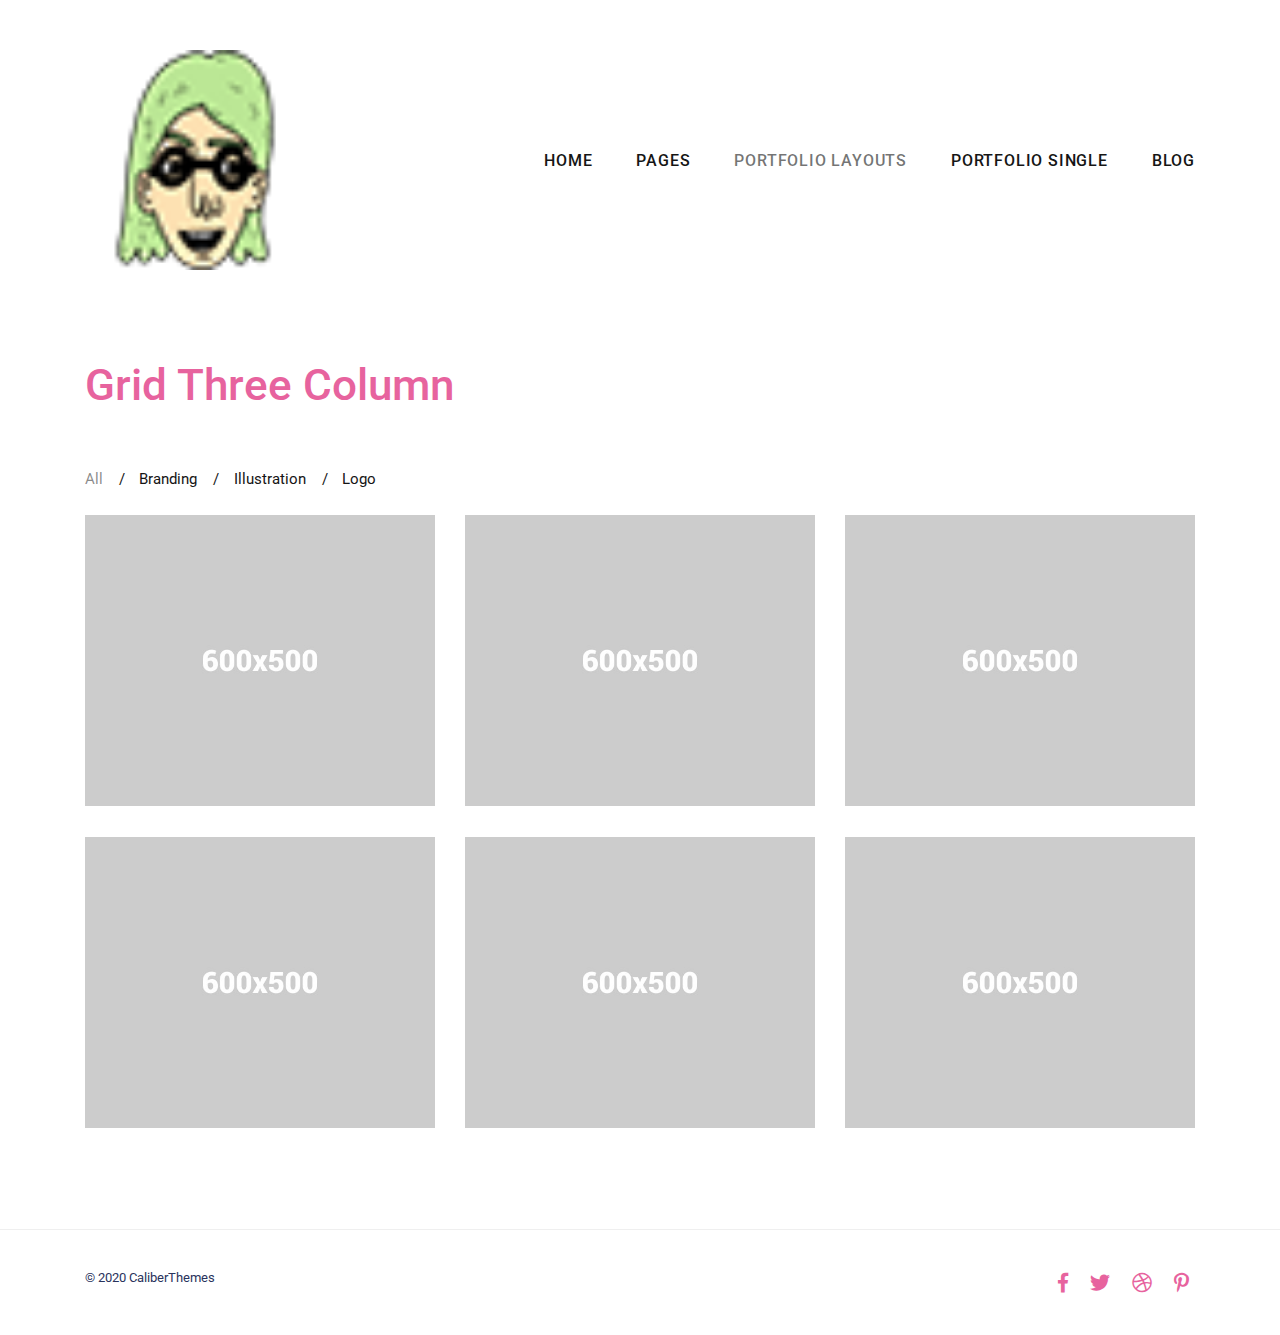
<file: portfolio-3-grid.html>
<!DOCTYPE html>
<html lang="en">
    <head>
        <!-- Document Title -->      
        <title>Kraft | Minimal Portfolio HTML Template</title>

        <!-- Metas -->      
        <meta charset="UTF-8">
        <meta name="viewport" content="width=device-width, initial-scale=1.0">
        <meta name="author" content="CaliberThemes" />

        <!-- Favicon -->      
        <link rel="icon" type="image/png" href="assets/images/favicon.png" />

        <!-- Links -->      
        <link href="https://fonts.googleapis.com/css?family=Roboto:400,500,700&subset=latin,latin-ext" rel="stylesheet" type="text/css" />
        <link rel='stylesheet' id='bootstrap-css'  href='assets/lib/bootstrap/css/bootstrap.min.css' type='text/css' media='all' />
        <link rel='stylesheet' id='font-awesome-css'  href='assets/css/icons/font-awesome.min.css' type='text/css' media='all' />       
        <link rel='stylesheet' id='swiper-css' href='assets/lib/swiper/css/swiper.min.css' type='text/css' media='all' />
        <link rel='stylesheet' id='cubeportfolio-css'  href='assets/lib/cubeportfolio/css/cubeportfolio.min.css' type='text/css' media='all' />     

        <link rel='stylesheet' id='main-css'  href='style.css' type='text/css' media='all' />

    </head>
    <body>

        <!-- Page Wrapper -->
        <div id="page" class="site">
            <header id="masthead" class="site-header standard sticky" role="banner">		
                <div class="container">
                    <div id="site-branding">			
                        <a class="logo-brand" href="index-basic.html">
                            <img class="logo" src="assets/images/logo/logo.png" alt="Logo">					                            
                            <img class="retina-logo" src="assets/images/logo/logo2x.png" alt="Retina Logo">					                            
                        </a>	
                    </div><!-- .site-branding -->
                    <span id="ham-trigger-wrap">
                        <span class="ham-trigger">
                            <span></span>                            
                        </span>                            
                    </span>
                    <nav id="site-navigation" class="main-navigation" role="navigation" aria-label="Top Menu">
                        <ul id="top-menu" class="menu">
                            <li class="has-children"><a href="#">Home</a>
                                <ul class="sub-menu">
                                    <li><a href="index-basic.html">Basic</a></li>
                                    <li><a href="index-clean.html">Clean</a></li>
                                    <li><a href="index-centered-menu.html">Centered Menu</a></li>
                                    <li><a href="index-fullwidth-slider.html">Fullwidth Slider</a></li>
                                    <li><a href="index-fullwidth-showcase.html">Fullwidth Showcase</a></li>
                                    <li><a href="index-hero-image.html">Hero Image</a></li>
                                    <li><a href="index-hamburger-menu.html">Hamburger Menu</a></li>
                                    <li><a href="index-single-row.html">Single Row</a></li>
                                    <li><a href="index-single-slider.html">Slider Single</a></li>
                                    <li><a href="index-multiple-slider.html">Slider Multiple</a></li>
                                    <li><a href="index-split-slider.html">Split Slider</a></li>
                                    <li><a href="index-left-sidebar-menu.html">Sidebar Menu</a></li>
                                    <li><a href="index-zigzag-listing.html">Zigzag Listing</a></li>
                                </ul>
                            </li>
                            <li class="has-children"><a href="#">Pages</a>
                                <ul class="sub-menu">
                                    <li class="has-children"><a href="#">About</a>
                                        <ul class="sub-menu">
                                            <li><a href="about-basic.html">About Basic</a></li>
                                            <li><a href="about-extended.html">About Extended</a></li>
                                            <li><a href="about-us.html">About Us</a></li>
                                        </ul>
                                    </li>
                                    <li class="has-children"><a href="#">Services</a>
                                        <ul class="sub-menu">
                                            <li><a href="service-grid.html">Service Grid</a></li>
                                            <li><a href="service-list.html">Service List</a></li>
                                        </ul>
                                    </li>
                                    <li><a href="contact.html">Contact</a></li>
                                </ul>
                            </li>
                            <li class="has-children current-menu-parent"><a href="#">Portfolio Layouts</a>
                                <ul class="sub-menu">
                                    <li class="has-children"><a href="#">Grid</a>
                                        <ul class="sub-menu">
                                            <li><a href="portfolio-2-grid.html">Grid 2 Column</a></li>
                                            <li class="current-menu-item"><a href="portfolio-3-grid.html">Grid 3 Column</a></li>
                                            <li><a href="portfolio-4-grid.html">Grid 4 Column</a></li>
                                        </ul>
                                    </li>
                                    <li class="has-children"><a href="#">Masonry</a>
                                        <ul class="sub-menu">
                                            <li><a href="portfolio-2-masonry.html">Masonry 2 Column</a></li>
                                            <li><a href="portfolio-3-masonry.html">Masonry 3 Column</a></li>
                                            <li><a href="portfolio-4-masonry.html">Masonry 4 Column</a></li>
                                        </ul>
                                    </li>
                                    <li><a href="portfolio-mosaic.html">Mosaic</a></li>
                                    <li><a href="portfolio-load-more-click.html">Loadmore Button</a></li>
                                    <li><a href="portfolio-load-more-auto.html">Loadmore Auto</a></li>
                                </ul>
                            </li>
                            <li class="has-children"><a href="#">Portfolio Single</a>
                                <ul class="sub-menu">
                                    <li class="has-children"><a href="#">Images</a>
                                        <ul class="sub-menu">
                                            <li><a href="portfolio-single-stack.html">Stack Images</a></li>
                                            <li><a href="portfolio-single-hero-stack.html">Hero Image</a></li>
                                            <li><a href="portfolio-single-hero-alt.html">Hero Image Alt</a></li>
                                        </ul>
                                    </li>
                                    <li class="has-children"><a href="#">Sliders</a>
                                        <ul class="sub-menu">
                                            <li><a href="portfolio-single-small-slider.html">Small Slider</a></li>
                                            <li><a href="portfolio-single-wide-slider.html">Wide Slider</a></li>
                                            <li><a href="portfolio-single-hero-slider.html">Hero Slider</a></li>
                                            <li><a href="portfolio-single-hero-multi-slider.html">Hero Multislider</a></li>
                                        </ul>
                                    </li>
                                    <li class="has-children"><a href="#">Videos</a>
                                        <ul class="sub-menu">
                                            <li><a href="portfolio-single-small-videos.html">Small Video</a></li>
<li><a href="portfolio-single-big-videos.html">Big Video</a></li>
                                            
                                        </ul>
                                    </li>
                                    <li class="has-children"><a href="#">Gallery</a>
                                        <ul class="sub-menu">
                                            <li><a href="portfolio-single-small-gallery.html">Small Gallery</a></li>
                                            <li><a href="portfolio-single-small-gallery-alt.html">Small Gallery Alt</a></li>
                                            <li><a href="portfolio-single-image-gallery.html">Image Gallery</a></li>
                                            <li><a href="portfolio-single-wide-gallery.html">Wide Gallery</a></li>
                                            <li><a href="portfolio-single-hero-gallery.html">Hero Gallery</a></li>
                                        </ul>
                                    </li>
                                    <li><a href="portfolio-single-before-after.html">Before After</a></li>
                                    <li><a href="portfolio-single-multiple-media.html">Mixed Media</a></li>
                                </ul>
                            </li>
                            <li class="has-children"><a href="#">Blog</a>
                                <ul class="sub-menu">
                                    <li><a href="blog-list.html">Blog List</a></li>
                                    <li><a href="blog-classic.html">Blog Classic</a></li>
                                    <li><a href="blog-single-standard.html">Single Standard</a></li>
                                    <li><a href="blog-single-slider.html">Single Slider</a></li>
                                    <li><a href="blog-single-video.html">Single Video</a></li>
                                    <li><a href="blog-single-fullwidth.html">Single Full Width</a></li>                       
                                </ul>
                            </li>
                        </ul>	
                    </nav>                            
                </div><!-- .wrap -->		
            </header><!-- #masthead -->

            <div class="site-content-contain">
                <div id="content" class="site-content">                    
                    <div id="primary" class="content-area">
                        <main id="main" class="site-main" role="main">   
                            <article class="page">                                
                                <div class="entry-content">     
                                        <div class="container m-t-35"> 
                                        <div class="row"> 
                                            <div class="col-sm-12 col-md-12 col-lg-8">
                                                                                        <div class="heading-block text-left">
                                                    <h1 class="block-size-5">
                                                        Grid Three Column	
                                                    </h1>
                                                </div>
                                            </div>
                                        </div>     
                                    </div>         

                                    <div class="container m-t-25 m-b-100">
                                        <div class="row"> 
                                            <div class="col-sm-12">
                                                <div class="portfolio-wrap">

                                                    <!-- Portfolio Filter -->
    <div id="filters-container" class="cbp-l-filters-text text-left m-b-15">
                                                        <div data-filter="*" class="cbp-filter-item cbp-filter-item-active">					
                                                            All					
                                                        </div>                                                        
                                                        <div data-filter=".branding" class="cbp-filter-item"> 
                                                            Branding											        
                                                        </div>
                                                        <div data-filter=".illustration" class="cbp-filter-item"> 
                                                            Illustration											        
                                                        </div>
                                                        <div data-filter=".logo" class="cbp-filter-item"> 
                                                            Logo											        
                                                        </div>
                                                    </div><!--End #filters-container-->

                                                    <div id="filters-container-subcategory_1" class="cbp-l-subfilters" data-filter-parent=".illustration">
                                                        <div data-filter=".art" class="cbp-filter-item"> 
                                                            Art											        
                                                        </div>								
                                                        <div data-filter=".graphic" class="cbp-filter-item"> 
                                                            Graphic											        
                                                        </div>								
                                                    </div>		

                                                    <div id="portfolio-container-grid" class="cbp cbp-caption-ribbon cbp-ribbon-alignLeft" 
                                                         data-loadmoreaction="click" data-loadnoofitems="1" data-layoutmode="grid" data-captionanimation="fadeIn" data-animationtype="fadeOut" 
                                                         data-gaphorizontal="30" data-gapvertical="0" data-displaytype="default" data-large-desktop="3" data-tablet-landscape="3" data-tablet-portrait="2" data-mobile="1" 
                                                         data-defaultfilter="*" >

                                                        <div class="cbp-item  art illustration">                                                            
                                                            <a class="cbp-caption cbp-lightbox" data-title="Flyer" href="https://player.vimeo.com/video/317770729">
                                                                <div class="cbp-caption-defaultWrap">							
                                                                    <img src="assets/images/portfolio/grid/flyer-min-600x500.jpg" class="portfolio-thumbnail" alt="Flyer" >
                                                                </div>
                                                                <div class="cbp-caption-activeWrap">
                                                                    <div class="cbp-l-caption-alignLeft">
                                                                        <div class="cbp-l-caption-body">
                                                                            <div class="cbp-l-caption-title">Lightbox Project</div>
                                                                            <div class="cbp-l-caption-desc">Video</div>
                                                                        </div>
                                                                    </div>
                                                                </div>
                                                            </a>                                                            
                                                        </div>
                                                        
                                                        <div class="cbp-item  branding logo">
                                                            <a class="cbp-caption cbp-lightbox" data-title="Cosmetic" href="assets/images/portfolio/grid/cosmetic-min-600x500.jpg" >
                                                                <div class="cbp-caption-defaultWrap">							                                                                            
                                                                    <img src="assets/images/portfolio/grid/cosmetic-min-600x500.jpg" class="portfolio-thumbnail" alt="Cosmetic" >
                                                                </div>
                                                                <div class="cbp-caption-activeWrap">
                                                                    <div class="cbp-l-caption-alignLeft">
                                                                        <div class="cbp-l-caption-body">
                                                                            <div class="cbp-l-caption-title">Lightbox Project</div>
                                                                            <div class="cbp-l-caption-desc">Image</div>
                                                                        </div>
                                                                    </div>
                                                                </div>
                                                            </a>                                                            
                                                        </div>
                                                        
                                                        <div class="cbp-item  art graphic illustration">                                                           
                                                            <a class="cbp-caption" href="portfolio-single-multiple-media.html">
                                                                <div class="cbp-caption-defaultWrap">							                                                                           
                                                                    <img src="assets/images/portfolio/grid/catalogue-600x500.jpg" class="portfolio-thumbnail" alt="Catalogue" >
                                                                </div>
                                                                <div class="cbp-caption-activeWrap">
                                                                    <div class="cbp-l-caption-alignLeft">
                                                                        <div class="cbp-l-caption-body">
                                                                            <div class="cbp-l-caption-title">Catalogue</div>
                                                                            <div class="cbp-l-caption-desc">Branding</div>
                                                                        </div>
                                                                    </div>
                                                                </div>
                                                            </a>                                                           
                                                        </div>
                                                        
                                                        <div class="cbp-item  logo">                                                           
                                                            <a class="cbp-caption" href="portfolio-single-small-videos.html">
                                                                <div class="cbp-caption-defaultWrap">							                                                                            
                                                                    <img src="assets/images/portfolio/grid/jar-600x500.jpg" class="portfolio-thumbnail" alt="Jar" >
                                                                </div>
                                                                <div class="cbp-caption-activeWrap">
                                                                    <div class="cbp-l-caption-alignLeft">
                                                                        <div class="cbp-l-caption-body">
                                                                            <div class="cbp-l-caption-title">Small Jar</div>
                                                                            <div class="cbp-l-caption-desc">Art</div>
                                                                        </div>
                                                                    </div>
                                                                </div>
                                                            </a>                                                            
                                                        </div>
                                                        
                                                        <div class="cbp-item  branding">                                                            
                                                            <a class="cbp-caption" href="portfolio-single-small-slider.html">
                                                                <div class="cbp-caption-defaultWrap">							                                                                          
                                                                    <img src="assets/images/portfolio/grid/cardboard-min-1-600x500.jpg" class="portfolio-thumbnail" alt="Cardboard" >
                                                                </div>
                                                                <div class="cbp-caption-activeWrap">
                                                                    <div class="cbp-l-caption-alignLeft">
                                                                        <div class="cbp-l-caption-body">
                                                                            <div class="cbp-l-caption-title">Funky Paper</div>
                                                                            <div class="cbp-l-caption-desc">Identity</div>
                                                                        </div>
                                                                    </div>
                                                                </div>
                                                            </a>                                                            
                                                        </div>    
                                                        
                                                        <div class="cbp-item  art illustration">                                                            
                                                            <a class="cbp-caption" href="portfolio-single-hero-alt.html">
                                                                <div class="cbp-caption-defaultWrap">							                                                                          
                                                                    <img src="assets/images/portfolio/grid/pillow-min-600x500.jpg" class="portfolio-thumbnail" alt="Pillow" >
                                                                </div>
                                                                <div class="cbp-caption-activeWrap">
                                                                    <div class="cbp-l-caption-alignLeft">
                                                                        <div class="cbp-l-caption-body">
                                                                            <div class="cbp-l-caption-title">Cusion Mockup</div>
                                                                            <div class="cbp-l-caption-desc">Photoshop</div>
                                                                        </div>
                                                                    </div>
                                                                </div>
                                                            </a>                                                            
                                                        </div>                                                                                     

                                                    </div><!--End #grid-container-->
                                                </div>                                               
                                            </div>
                                        </div>
                                        
                                    </div>    <!--End container-->

                                </div>   
                            </article>    
                        </main><!-- #main -->
                    </div><!-- #primary -->                

                    <a id="gotoTop" href="#" class="scroll-top-link" data-easing="easeOutQuad" data-speed="700" ><i class="fa fa-angle-up"></i></a>

                </div><!-- #content -->

                <footer id="footer" class="site-footer standard" role="contentinfo">
                    <div class="container">
                        <div class="site-info">			
                            <p class="copyright">
                                © 2020 CaliberThemes	
                            </p>
                        </div>    
                        <nav class="footer-socials" role="navigation" aria-label="Footer Social Links Menu">                           
                            <ul id="social-media-footer" class="social-links-menu">
                                <li><a href="#"><i class="fab fa-facebook-f"></i></a></li>
                                <li><a href="#"><i class="fab fa-twitter"></i></a></li>
                                <li><a href="#"><i class="fab fa-dribbble"></i></a></li>
                                <li><a href="#"><i class="fab fa-pinterest-p"></i></a></li>  
                            </ul>
                        </nav>                        
                    </div>            
                </footer>
            </div> <!-- .site-content-contain -->         
        </div>    
        <!-- Page Wrapper Ends -->

        <!--  Scripts -->
        <script type='text/javascript' src='assets/js/vendor/jquery-1.12.4.min.js'></script>
        <script type='text/javascript' src='assets/js/vendor/TweenMax.min.js'></script>        
        <script type='text/javascript' src='assets/js/vendor/headsup.min.js'></script>        
        <script type='text/javascript' src='assets/js/vendor/jquery.easing.min.1.3.js'></script>      
        <script type='text/javascript' src='assets/lib/cubeportfolio/js/jquery.cubeportfolio.min.js'></script>
        <script type='text/javascript' src='assets/lib/swiper/js/swiper.min.js'></script>        

        <script type='text/javascript' src='assets/js/main.js'></script>       
        <!--  Scripts Ends -->
    </body>
</html>
</file>
<file: style.css>
/*-----------------------------------------------------------------------------------

    Theme Name: Kraft
    Theme URI: https://kraft.caliberthemes.com/template/minimal/
    Description: Minimal Portfolio Template
    Author: CaliberThemes
    Author URI: https://www.caliberthemes.com
    Version: 2.0

-----------------------------------------------------------------------------------*/
/*--------------------------------------------------------------
Typography
--------------------------------------------------------------*/
body {
  font-size: 15px;
  line-height: 1.8;
  font-weight: 400;
  color: #29335c;
}

h1,
h2,
h3,
h4,
h5,
h6 {
  font-weight: 500;
  color: #151515;
  clear: both;
  line-height: 1.4;
  margin: 0 0 20px;
}

h1 {
  font-size: 44px;
  color: #e7639e;
}

h2 {
  font-size: 38px;
}

h3 {
  font-size: 32px;
}

h4 {
  font-size: 26px;
}

h5 {
  font-size: 22px;
}

h6 {
  font-size: 20px;
}

p {
  font-size: 16px;
  line-height: 26px;
  margin: 0 0 20px;
  padding: 0;
  color: #29335c;
}

a {
  color: #e7639e;
  -webkit-transition: color 300ms ease-in;
  transition: color 300ms ease-in;
  text-decoration: underline;
}
a:hover {
  color: #29335c;
  text-decoration: none;
}
a:focus {
  color: #29335c;
  text-decoration: none;
  outline: 1px solid #29335c;
}

dfn,
em,
i {
  font-style: italic;
}

blockquote {
  color: #151515;
  font-size: 22px;
  font-weight: 500;
  line-height: 32px;
  margin: 0 0 20px;
  overflow: hidden;
  padding: 5px 0 8px 1.5rem;
  border-left: 2px solid #151515;
}
blockquote p {
  font-size: inherit;
  line-height: inherit;
  margin-bottom: 0px;
}
blockquote cite {
  color: #151515;
  display: block;
  font-size: 15px;
  line-height: normal;
  font-style: normal;
  font-weight: 400;
  margin-top: 10px;
}
blockquote cite a {
  text-decoration: none;
}

address {
  margin: 0 0 1.5em;
}

pre {
  background: #eee;
  font-family: "Courier 10 Pitch", Courier, monospace;
  font-size: 15px;
  font-size: 0.9375rem;
  line-height: 1.6;
  margin-bottom: 1.6em;
  max-width: 100%;
  overflow: auto;
  padding: 1.6em;
}

code,
kbd,
tt,
var {
  font-family: Monaco, Consolas, "Andale Mono", "DejaVu Sans Mono", monospace;
  font-size: 15px;
  font-size: 0.9375rem;
}

abbr,
acronym {
  border-bottom: 1px dotted #e9e9e9;
  cursor: help;
}

mark,
ins {
  background: #eee;
  text-decoration: none;
}

big {
  font-size: 125%;
}

blockquote {
  quotes: "" "";
}

strong {
  color: #151515;
}

blockquote:before,
blockquote:after {
  content: "";
}

cite {
  font-style: normal;
  color: #151515;
}

:focus {
  outline: none;
}

h1,
h2,
h3,
h4,
h5,
h6,
.post .entry-content .link-more .more-link,
.pagination .page-numbers,
.post-navigation .nav-links a,
.entry-footer .author-profile .author.vcard a,
.comment-author,
.comment-metadata,
.single-portfolio .portfolio .entry-header .entry-meta .meta-entries li span,
.portfolio-navigation-wrap .portfolio-navigation li.portfolio-next a,
.portfolio-navigation-wrap .portfolio-navigation li.portfolio-next span,
.portfolio-navigation-wrap .portfolio-navigation li.portfolio-prev a,
.portfolio-navigation-wrap .portfolio-navigation li.portfolio-prev span,
.cbp-l-caption-title,
.cbp-l-grid-agency-title,
.load-more a,
input[type="button"],
input[type="submit"],
#masthead.site-header #site-navigation #top-menu ul li a,
.widget_rss li .rsswidget,
.widget_rss li cite,
.entry-footer .social-share-meta .social-share-label,
.portfolio-big-slider .swiper-slide-content-wrap .slider-content a,
.portfolio-listing-wrapper .portfolio-list .list-content a,
#masthead.site-header #site-navigation ul li a,
.wp-block-calendar table,
body,
.portfolio-wrap .cbp-l-filters-text .cbp-filter-item,
.cbp-l-subfilters .cbp-filter-item,
.cbp-l-subfilters .cbp-filter-item,
.portfolio-wrap .cbp-l-caption-desc,
.portfolio-wrap .cbp-l-grid-projects-desc,
.cbp-popup-lightbox-title,
.cbp-popup-lightbox-counter,
.form-control,
.cbp-l-grid-agency-desc,
input,
textarea {
  font-family: "roboto", sans-serif;
}

/*--------------------------------------------------------------
Forms
--------------------------------------------------------------*/
button,
input,
optgroup,
select,
textarea {
  font-size: 15px;
  line-height: 1.15;
  margin: 0;
}

label {
  color: #151515;
  display: block;
  font-weight: 600;
  margin-bottom: 15px;
}

fieldset {
  margin-bottom: 1em;
}

input[type="text"],
input[type="email"],
input[type="url"],
input[type="password"],
input[type="search"],
input[type="number"],
input[type="tel"],
input[type="range"],
input[type="date"],
input[type="month"],
input[type="week"],
input[type="time"],
input[type="datetime"],
input[type="datetime-local"],
input[type="color"] {
  color: #151515;
  background: transparent;
  border: 1px solid #e6e6e6;
  display: block;
  padding: 12px 15px;
  width: 100%;
}

textarea {
  color: #151515;
  background: transparent;
  border: 1px solid #e9e9e9;
  display: block;
  padding: 15px;
  width: 100%;
  resize: none;
  height: 200px;
}

select {
  color: #151515;
  border: 1px solid #e9e9e9;
  padding: 10px 5px;
  max-width: 100%;
}

input[type="radio"],
input[type="checkbox"] {
  margin-right: 0.5em;
}
input[type="radio"] + label,
input[type="checkbox"] + label {
  font-weight: 400;
}

button,
input[type="button"],
input[type="submit"] {
  background-color: #151515;
  border: 0;
  -webkit-box-shadow: none;
  box-shadow: none;
  color: #fff;
  cursor: pointer;
  display: inline-block;
  font-size: 13px;
  font-weight: 500;
  line-height: 1;
  padding: 14px 28px;
  text-shadow: none;
  text-transform: uppercase;
  letter-spacing: 1px;
  -webkit-transition: 80ms ease-in;
  transition: 80ms ease-in;
}
button:hover,
input[type="button"]:hover,
input[type="submit"]:hover {
  background-color: #151515;
  color: #fff;
}

div.kraftcf .ajax-loader.is-active {
  visibility: hidden;
}

.kraftcf-form div.kraftcf-mail-sent-ok,
.kraftcf-form div.kraftcf-response-output {
  display: none;
  border: 0;
  text-align: center;
}
.kraftcf-form div.kraftcf-mail-sent-ok.validated,
.kraftcf-form div.kraftcf-validation-errors.validation-error {
  display: block;
}
.kraftcf-form .contact-form-main .kraftcf-submit {
  margin-left: auto;
  margin-right: auto;
  display: inherit;
  margin-top: 40px;
}
.kraftcf-form .contact-form-main + .kraftcf-validation-errors,
.kraftcf-form .contact-form-main + .kraftcf-mail-sent-ok {
  text-align: center;
}
.kraftcf-form .contact-form-fields-wrap {
  margin-left: -15px;
  margin-right: -15px;
}
.kraftcf-form .contact-form-fields-wrap {
  margin-bottom: 30px;
}
.kraftcf-form .contact-form-fields-wrap:after,
.kraftcf-form .contact-form-fields-wrap:before {
  content: "";
  display: table;
  table-layout: fixed;
}
.kraftcf-form input,
.kraftcf-form textarea {
  background-color: #fafafa;
}
.kraftcf-form > p {
  clear: both;
}
.kraftcf-form .contact-form-fields {
  display: inline-block;
  width: 33.33333333333333%;
  float: left;
  padding: 0 15px;
}
.kraftcf-form .kraftcf-form-control-wrap {
  display: block;
  width: 100%;
}
.kraftcf-form input[type="submit"] {
  margin-top: 20px;
}
.kraftcf-form span.kraftcf-not-valid-tip {
  display: none;
  color: #e8252e;
  margin-top: 10px;
}
.kraftcf-form span.kraftcf-not-valid-tip.validation-error {
  display: block;
}
.kraftcf-form div.kraftcf-validation-errors,
.kraftcf-form div.kraftcf-acceptance-missing {
  display: none;
  border: none;
  color: #e8252e;
  margin: 0;
  padding: 0;
  font-size: 16px;
  font-weight: 500;
}
.kraftcf-form textarea {
  height: 150px;
}
.kraftcf-form .kraftcf-submit {
  background-color: #151515;
  color: #fff;
}
.kraftcf-form .kraftcf-submit:hover {
  opacity: 0.9;
}

div.kraftcf .ajax-loader {
  position: absolute;
  bottom: -13px;
}

@media (max-width: 767px) {
  .left-block,
  .right-block {
    padding: 0 !important;
  }
}
@media (max-width: 767px) {
  .kraftcf-form .contact-form-fields {
    float: none;
    width: 100%;
    display: block;
    margin-top: 30px;
  }
  .kraftcf-form .contact-form-fields:first-of-type {
    margin-top: 0;
  }
}
/*--------------------------------------------------------------
Contents
--------------------------------------------------------------*/
.page-click-capture {
  position: fixed;
  width: 100%;
  height: 100vh;
  background-color: rgba(30, 30, 30, 0.8);
  z-index: 10;
  top: 0;
  left: 0;
  opacity: 0;
  visibility: hidden;
  transition: all 0.3s;
}
.page-click-capture.page-overlay {
  opacity: 1;
  visibility: visible;
}

.js-tilt-glare-inner {
  background-image: none !important;
}

.map-block {
  position: relative;
  width: 100%;
  height: 400px;
}
.map-block .google-map {
  overflow: hidden;
  display: block;
  position: absolute;
  top: 0;
  left: 0;
  height: 100%;
  width: 100%;
}

/* Placeholder text color -- selectors need to be separate to work. */
::-webkit-input-placeholder,
:-moz-placeholder {
  color: #909090;
}

::-moz-placeholder {
  color: #909090;
  opacity: 1;
}

:-ms-input-placeholder {
  color: #909090;
}

.hero-section {
  padding: 335px 0 292px;
}

.m-t-10 {
  margin-top: 10px;
}

.m-t-15 {
  margin-top: 15px;
}

.m-t-30 {
  margin-top: 30px;
}

.m-t-32 {
  margin-top: 32px;
}

.m-t-35 {
  margin-top: 35px;
}

.m-t-20 {
  margin-top: 20px;
}

.m-t-25 {
  margin-top: 25px;
}

.m-t-40 {
  margin-top: 40px;
}

.m-t-50 {
  margin-top: 50px;
}

.m-t-55 {
  margin-top: 55px;
}

.m-t-60 {
  margin-top: 60px;
}

.m-t-65 {
  margin-top: 65px;
}

.m-t-70 {
  margin-top: 70px;
}

.m-t-75 {
  margin-top: 75px;
}

.m-t-80 {
  margin-top: 80px;
}

.m-t-85 {
  margin-top: 85px;
}

.m-t-90 {
  margin-top: 90px;
}

.m-t-100 {
  margin-top: 100px;
}

.m-b-0 {
  margin-bottom: 0;
}

.m-b-5 {
  margin-bottom: 5px;
}

.m-b-10 {
  margin-bottom: 10px;
}

.m-b-12 {
  margin-bottom: 12px;
}

.m-b-15 {
  margin-bottom: 15px;
}

.m-b-20 {
  margin-bottom: 20px;
}

.m-b-25 {
  margin-bottom: 25px;
}

.m-b-30 {
  margin-bottom: 30px;
}

.m-b-35 {
  margin-bottom: 35px;
}

.m-b-40 {
  margin-bottom: 40px;
}

.m-b-45 {
  margin-bottom: 45px;
}

.m-b-50 {
  margin-bottom: 50px;
}

.m-b-70 {
  margin-bottom: 70px;
}

.m-b-75 {
  margin-bottom: 75px;
}

.m-b-90 {
  margin-bottom: 90px;
}

.m-b-100 {
  margin-bottom: 100px;
}

.p-t-40 {
  padding-top: 40px;
}

.p-t-70 {
  padding-top: 70px;
}

.p-t-95 {
  padding-top: 95px;
}

.p-t-115 {
  padding-top: 115px;
}

.p-r-55 {
  padding-right: 55px;
}

.p-b-40 {
  padding-bottom: 40px;
}

.p-x-25 {
  padding-left: 25px;
  padding-right: 25px;
}

.p-x-30 {
  padding-left: 30px;
  padding-right: 30px;
}

.p-10 {
  padding: 10px;
}

.no-padding-left {
  padding-left: 0 !important;
}

.no-padding-right {
  padding-right: 0 !important;
}

.no-padding {
  padding: 0;
}

.empty-space-30 {
  height: 30px;
}

.t-offset-20 {
  margin-top: -20px;
}

@media (max-width: 768px) {
  .m-t-35-res {
    margin-top: 35px;
  }
}
/*--------------------------------------------------------------
Comments
--------------------------------------------------------------*/
#comments,
#respond {
  clear: both;
  margin-top: 69px;
}

.comments-title {
  margin-bottom: 0px;
}

.comments-title,
.comment-reply-title {
  font-size: 34px;
  font-weight: 500;
  position: relative;
  overflow: hidden;
  border-bottom: 1px solid #e9e9e9;
  padding-bottom: 12px;
}

.comment-reply-title small {
  text-align: right;
  float: right;
  background: #fff;
  display: inline-block;
  position: relative;
  padding-left: 30px;
  top: 8px;
  font-size: 13px;
}

.comment-list {
  list-style: none;
  margin: 0;
  padding: 0;
}
.comment-list .comment {
  border-top: 1px solid #e9e9e9;
}
.comment-list .children {
  list-style: none;
  margin: 0;
  padding: 0;
}
.comment-list li:before {
  display: none;
}
.comment-list .comment-respond {
  margin-bottom: 50px;
}

.comments-area > .comment-list > .comment:first-of-type {
  border-top: 0;
}
.comments-area > .comment-list > .comment:last-of-type {
  border-bottom: 1px solid #e9e9e9;
}

.comment-body {
  margin-left: 100px;
  padding: 40px 0;
}

.pingback .comment-body,
.trackback .comment-body {
  padding: 10px 0;
}
.pingback .comment-body a,
.trackback .comment-body a {
  text-decoration: none;
}

div.comment-body {
  margin-left: 0;
}

.comment-author {
  line-height: normal;
  margin-bottom: 4px;
}
.comment-author a {
  text-decoration: none;
}
.comment-author,
.comment-author .fn {
  font-size: 18px;
  font-weight: 500;
  color: #151515;
  position: relative;
  text-transform: capitalize;
  line-height: normal;
}
.comment-author .avatar {
  height: 80px;
  left: -100px;
  position: absolute;
  width: 80px;
  border-radius: 50%;
}
.comment-author .says {
  display: none;
}

.comment-meta {
  margin-bottom: 12px;
}

.comment-metadata {
  color: #151515;
  font-size: 13px;
  font-weight: 400;
  line-height: normal;
}
.comment-metadata a {
  color: inherit;
  text-decoration: none;
}
.comment-metadata .comment-edit-link {
  color: #151515;
  display: inline-block;
  margin-left: 11px;
  font-weight: 500;
  text-transform: uppercase;
  font-size: 12px;
  letter-spacing: 0.4px;
}

.comment-content p {
  font-size: 14px;
  line-height: 22px;
  margin-bottom: 10px;
}
.comment-content blockquote p {
  font-size: inherit;
  line-height: inherit;
  margin-bottom: 0;
}
.comment-content img {
  margin-top: 3px;
}

.comment-body {
  position: relative;
  font-size: 14px;
}
.comment-body .reply {
  text-align: right;
  margin-top: 20px;
}
.comment-body .reply .comment-reply-link {
  font-size: 12px;
  font-weight: 400;
  color: #151515;
  -webkit-transition: 120ms ease-in;
  -o-transition: 120ms ease-in;
  transition: 120ms ease-in;
  text-decoration: none;
  border: 1px solid #151515;
  padding: 4px 12px;
}
.comment-body .reply .comment-reply-link:hover {
  background-color: #151515;
  color: #fff;
}

ol .children {
  margin-left: 90px !important;
}

.no-comments,
.comment-awaiting-moderation {
  color: #5b5b5b;
  font-size: 14px;
  margin-top: 5px;
}

.comments-pagination {
  margin: 2em 0 3em;
}

.comment-form {
  margin-left: -15px;
  margin-right: -15px;
}
.comment-form label {
  display: none;
}
.comment-form .comment-form-comment,
.comment-form .comment-notes,
.comment-form .form-submit,
.comment-form .logged-in-as {
  padding-left: 15px;
  padding-right: 15px;
}
.comment-form .comment-form-author,
.comment-form .comment-form-email,
.comment-form .comment-form-url {
  display: inline-block;
  float: left;
  width: 33.33%;
  padding-left: 15px;
  padding-right: 15px;
}
.comment-form .comment-form-comment {
  margin-bottom: 30px;
}
.comment-form .comment-form-url {
  margin-bottom: 35px;
}
.comment-form #wp-comment-cookies-consent {
  margin: 0 10px 0 0;
}
.comment-form .comment-form-cookies-consent label {
  display: inline;
}
.comment-form .form-submit {
  margin-top: 25px;
}

.logged-in-as {
  display: -webkit-box;
  display: -ms-flexbox;
  display: flex;
  -webkit-box-pack: justify;
  -ms-flex-pack: justify;
  justify-content: space-between;
}
.logged-in-as a {
  font-size: 15px;
}

.comment-form-cookies-consent {
  padding: 0 15px;
}

.comment-form-cookies-consent {
  display: none;
}

@media (max-width: 767px) {
  .comment-form .comment-form-author,
  .comment-form .comment-form-email,
  .comment-form .comment-form-url {
    display: block;
    float: none;
    width: 100%;
  }
  .comment-form .comment-form-author,
  .comment-form .comment-form-email {
    margin-bottom: 30px;
  }

  ol .children {
    margin-left: 35px !important;
  }
}
/*--------------------------------------------------------------
Footer
--------------------------------------------------------------*/
.site-footer {
  padding: 35px 0 34px;
}
.site-footer ul {
  list-style-type: none;
  margin: 0;
  padding: 0;
}
.site-footer ul li {
  display: inline-block;
}
.site-footer:not(.centered) {
  border-top: 1px solid rgba(175, 175, 175, 0.2);
}
.site-footer:not(.centered) .social-links-menu li {
  margin-left: 12px;
}
.site-footer:not(.centered) .container,
.site-footer:not(.centered) .container-fluid {
  display: -webkit-box;
  display: -ms-flexbox;
  display: flex;
  -webkit-box-pack: justify;
  -ms-flex-pack: justify;
  justify-content: space-between;
}
.site-footer:not(.centered) .container:after,
.site-footer:not(.centered) .container-fluid:after {
  content: initial;
}
.site-footer .copyright {
  color: #29335c;
  font-size: 13px;
  font-weight: 400;
  margin-bottom: 0;
}
.site-footer .social-links-menu li {
  margin: 0 6px;
}
.site-footer .social-links-menu li a {
  color: #e7639e;
  text-decoration: none;
  font-size: 20px;
}
.site-footer .social-links-menu li i {
  color: #e7639e;
  font-size: 20px;
}
.site-footer .social-links-menu li a:hover i {
  color: rgba(21, 21, 21, 0.6);
}
.site-footer.centered {
  padding: 90px 0 0 0;
  text-align: center;
  background-color: #202020;
}
.site-footer.centered .footer-links {
  margin-bottom: 40px;
}
.site-footer.centered .footer-links li {
  margin: 0 15px;
}
.site-footer.centered .footer-links li a {
  text-decoration: none;
  font-size: 12px;
  letter-spacing: 0.3px;
  font-weight: 500;
  color: rgba(255, 255, 255, 0.9);
}
.site-footer.centered .social-links-menu {
  margin-bottom: 50px;
}
.site-footer.centered .social-links-menu li {
  margin: 0 6px;
}
.site-footer.centered .social-links-menu li a {
  width: 30px;
  height: 30px;
  display: inline-block;
  border-radius: 50%;
  background-color: #fff;
}
.site-footer.centered .social-links-menu li i {
  font-size: 12px;
  line-height: 30px;
  color: #151515;
}
.site-footer.centered .social-links-menu li a:hover i {
  color: rgba(21, 21, 21, 0.9);
}
.site-footer.centered .site-info {
  border-top: 1px solid rgba(175, 175, 175, 0.1);
  padding: 35px 0 34px;
}
.site-footer.centered .site-info .copyright {
  color: rgba(255, 255, 255, 0.5);
}
.site-footer.standard.dark {
  background-color: #202020;
  border: 0;
}
.site-footer.standard.dark .copyright {
  color: rgba(255, 255, 255, 0.5);
}
.site-footer.standard.dark .social-links-menu li a,
.site-footer.standard.dark .social-links-menu li a i {
  color: #fff;
}
.site-footer.standard.dark .social-links-menu li a:hover,
.site-footer.standard.dark .social-links-menu li a i:hover {
  opacity: 0.6;
}

@media (max-width: 767px) {
  .site-footer .footer-content {
    display: block;
    text-align: center;
  }
  .site-footer .footer-content .footer-email,
  .site-footer .footer-content .social-navigation {
    margin-bottom: 20px;
  }
}
.scroll-top-link {
  position: fixed;
  z-index: 9;
  right: 30px;
  bottom: 30px;
  background: #e9e9e9;
  width: 30px;
  text-align: center;
  height: 30px;
  line-height: 25px;
  visibility: hidden;
  opacity: 0;
  -webkit-transition: 0.3s all;
  display: none;
}
.scroll-top-link i {
  line-height: 29px;
}
.scroll-top-link.active {
  visibility: visible;
  opacity: 1;
}
.scroll-top-link:hover {
  opacity: 0.7;
}

@media (min-width: 1100px) {
  .scroll-top-link {
    display: block;
  }
}
/*--------------------------------------------------------------
Header Standard
--------------------------------------------------------------*/
#masthead.site-header.standard {
  position: relative;
  background-color: #ffffff;
}

@media (min-width: 992px) {
  #masthead.site-header.standard #ham-trigger-wrap {
    display: none;
  }
  #masthead.site-header.standard #site-branding a {
    padding: 30px 0;
  }
  #masthead.site-header.standard #site-navigation .menu a {
    letter-spacing: 0.4px;
  }
  #masthead.site-header.standard #site-navigation .menu > li {
    display: -webkit-inline-box;
    display: -ms-inline-flexbox;
    display: inline-flex;
    -webkit-box-align: center;
    -ms-flex-align: center;
    align-items: center;
    height: 100%;
    position: relative;
    padding: 35px 20px;
  }
  #masthead.site-header.standard #site-navigation .menu > li:last-of-type {
    padding-right: 0;
  }
  #masthead.site-header.standard #site-navigation .menu > li > a {
    display: -webkit-box;
    display: -ms-flexbox;
    display: flex;
    height: 100%;
    -webkit-box-align: center;
    -ms-flex-align: center;
    align-items: center;
    font-size: 16px;
    letter-spacing: 0.8px;
    font-weight: 500;
    text-transform: uppercase;
  }
  #masthead.site-header.standard #site-navigation .menu > li > ul.invert-dropdown {
    left: auto;
    right: 0 !important;
  }
  #masthead.site-header.standard #site-navigation .menu > li ul {
    position: absolute;
    top: 70px;
    background-color: #101010;
    width: 170px;
    z-index: 10;
    left: -7px;
    margin-left: 0;
    opacity: 0;
    display: none;
    visibility: hidden;
    -webkit-transform: translateY(10px);
    -ms-transform: translateY(10px);
    transform: translateY(10px);
    -webkit-transition: visibility 0s, opacity 0.3s linear, transform 0.3s;
    -o-transition: visibility 0s, opacity 0.3s linear, transform 0.3s;
    -webkit-transition: visibility 0s, opacity 0.3s linear, -webkit-transform 0.3s;
    transition: visibility 0s, opacity 0.3s linear, -webkit-transform 0.3s;
    transition: visibility 0s, opacity 0.3s linear, transform 0.3s;
    transition: visibility 0s, opacity 0.3s linear, transform 0.3s, -webkit-transform 0.3s;
  }
  #masthead.site-header.standard #site-navigation .menu > li ul li {
    margin: 0;
    padding: 13px 25px 12px;
    border-bottom: 1px solid rgba(255, 255, 255, 0.1);
    position: relative;
  }
  #masthead.site-header.standard #site-navigation .menu > li ul li:last-of-type {
    border-bottom: 0;
  }
  #masthead.site-header.standard #site-navigation .menu > li ul li a {
    font-size: 12px;
    line-height: 18px;
    display: block;
    color: #fff;
    text-transform: capitalize;
  }
  #masthead.site-header.standard #site-navigation .menu > li ul ul {
    background-color: #19191a;
    left: 170px;
    top: 0;
    -webkit-transform: translateX(-10px);
    -ms-transform: translateX(-10px);
    transform: translateX(-10px);
  }
  #masthead.site-header.standard #site-navigation .menu > li ul.invert-dropdown {
    left: auto;
    right: 170px;
  }
  #masthead.site-header.standard #site-navigation .menu > li:hover > ul {
    -webkit-animation: dropdown-effect 0.2s ease-out;
    -moz-animation: dropdown-effect 0.2s ease-out;
    display: block;
    opacity: 1;
    visibility: visible;
    -webkit-transform: translateY(0);
    -ms-transform: translateY(0);
    transform: translateY(0);
  }
  #masthead.site-header.standard #site-navigation .menu > li:hover > ul > li:hover ul {
    display: block;
    -webkit-transform: translateX(0);
    -ms-transform: translateX(0);
    transform: translateX(0);
    -webkit-animation: dropdown-effect 0.2s ease-out;
    -moz-animation: dropdown-effect 0.2s ease-out;
    opacity: 1;
    visibility: visible;
  }
  #masthead.site-header.standard #site-navigation .menu > li.current-menu-parent > a,
  #masthead.site-header.standard #site-navigation .menu > li.current-menu-ancestor > a {
    color: rgba(21, 21, 21, 0.6);
  }
  #masthead.site-header.standard #site-navigation .menu > li:hover > a {
    color: #e7639e;
  }
  #masthead.site-header.standard #site-navigation .menu > li:hover > a {
    color: #e7639e;
  }
  #masthead.site-header.standard #site-navigation .menu > li > a {
    color: #151515;
  }
  #masthead.site-header.standard.centered .container,
  #masthead.site-header.standard.centered .container-fluid {
    display: block;
  }
  #masthead.site-header.standard.centered #site-branding,
  #masthead.site-header.standard.centered #site-navigation {
    text-align: center;
  }
  #masthead.site-header.standard.centered #site-navigation li,
  #masthead.site-header.standard.centered #site-navigation a {
    text-align: left;
  }
  #masthead.site-header.standard.centered #site-branding a {
    padding-bottom: 0;
  }
  #masthead.site-header.standard.centered #site-navigation .menu > li:last-child {
    padding-right: 20px;
  }
}
@-webkit-keyframes dropdown-effect {
  0% {
    opacity: 0.6;
  }
  100% {
    opacity: 1;
  }
}
/*--------------------------------------------------------------
Header Hamburger
--------------------------------------------------------------*/
@media (min-width: 1199px) {
  #masthead.site-header.left-sidebar {
    width: 300px;
    height: 100%;
    background-color: #fcfcfc;
    position: fixed;
    top: 0;
    left: 0;
    border-right: 1px solid #f2f2f2;
  }
  #masthead.site-header.left-sidebar .container,
  #masthead.site-header.left-sidebar .container-fluid {
    height: 100%;
    flex-direction: column;
    align-items: flex-start;
    padding-left: 35px;
    padding-right: 35px;
  }
  #masthead.site-header.left-sidebar #site-branding a {
    padding-top: 35px;
  }
  #masthead.site-header.left-sidebar #ham-trigger-wrap {
    display: none;
  }
  #masthead.site-header.left-sidebar #site-navigation {
    width: 100%;
    max-width: 960px;
    overflow: hidden;
    margin-top: -40px;
  }
  #masthead.site-header.left-sidebar #site-navigation .menu {
    max-height: calc(100vh - 300px);
    overflow-x: auto;
    width: calc(100% + 20px);
  }
  #masthead.site-header.left-sidebar #site-navigation .menu a {
    color: #151515;
  }
  #masthead.site-header.left-sidebar #site-navigation .menu > li {
    margin-bottom: 10px;
    border-bottom: 1px solid #f0f0f0;
    padding-bottom: 11px;
  }
  #masthead.site-header.left-sidebar #site-navigation .menu > li:last-of-type {
    margin-bottom: 0;
  }
  #masthead.site-header.left-sidebar #site-navigation .menu > li > a {
    font-size: 12px;
    font-weight: 500;
    letter-spacing: 0.5px;
  }
  #masthead.site-header.left-sidebar #site-navigation .menu > li ul {
    padding: 10px 12px 4px;
    display: none;
  }
  #masthead.site-header.left-sidebar #site-navigation .menu > li ul > li {
    margin-bottom: 8px;
  }
  #masthead.site-header.left-sidebar #site-navigation .menu > li ul > li:last-of-type {
    margin-bottom: 0;
  }
  #masthead.site-header.left-sidebar #site-navigation .menu > li ul > li > a {
    font-size: 13px;
    font-weight: 400;
  }
  #masthead.site-header.left-sidebar #site-navigation .menu > li ul ul > li > a {
    font-size: 13px;
  }
  #masthead.site-header.left-sidebar #site-navigation .menu > li.current-menu-parent > a,
  #masthead.site-header.left-sidebar #site-navigation .menu > li.current-menu-ancestor > a {
    color: #29335c;
  }
  #masthead.site-header.left-sidebar #site-navigation .menu > li:hover > a {
    color: #29335c;
  }
  #masthead.site-header.left-sidebar #site-navigation .menu > li > a {
    color: #151515;
  }
  #masthead.site-header.left-sidebar #site-navigation .menu > li a:hover {
    color: #29335c;
  }
  #masthead.site-header.left-sidebar #site-navigation #hamburger-menu-close-trigger {
    cursor: pointer;
    position: absolute;
    top: 19px;
    right: 23px;
  }
  #masthead.site-header.left-sidebar #site-navigation #hamburger-menu-close-trigger .hamburger-menu-close {
    display: inline-block;
    transform: translateY(-5px);
  }
  #masthead.site-header.left-sidebar #site-navigation #hamburger-menu-close-trigger .hamburger-menu-close span {
    display: inline-block;
    position: relative;
    background-color: transparent !important;
  }
  #masthead.site-header.left-sidebar #site-navigation #hamburger-menu-close-trigger .hamburger-menu-close span:before,
  #masthead.site-header.left-sidebar #site-navigation #hamburger-menu-close-trigger .hamburger-menu-close span:after {
    content: "";
    position: absolute;
  }
  #masthead.site-header.left-sidebar #site-navigation #hamburger-menu-close-trigger .hamburger-menu-close span:before {
    top: -8px;
    -webkit-transform: translateY(8px) rotateZ(-45deg);
    -ms-transform: translateY(8px) rotateZ(-45deg);
    transform: translateY(8px) rotateZ(-45deg);
  }
  #masthead.site-header.left-sidebar #site-navigation #hamburger-menu-close-trigger .hamburger-menu-close span:after {
    top: 8px;
    -webkit-transform: translateY(-8px) rotateZ(45deg);
    -ms-transform: translateY(-8px) rotateZ(45deg);
    transform: translateY(-8px) rotateZ(45deg);
  }
  #masthead.site-header.left-sidebar #site-navigation #hamburger-menu-close-trigger .hamburger-menu-close span:before,
  #masthead.site-header.left-sidebar #site-navigation #hamburger-menu-close-trigger .hamburger-menu-close span:after,
  #masthead.site-header.left-sidebar #site-navigation #hamburger-menu-close-trigger .hamburger-menu-close span {
    width: 21px;
    height: 2px;
    -webkit-transition: all 0.3s;
    -o-transition: all 0.3s;
    transition: all 0.3s;
    background-color: #fff;
  }
  #masthead.site-header.left-sidebar .social-links-menu {
    list-style-type: none;
    margin: 0;
    padding: 0 0 35px;
  }
  #masthead.site-header.left-sidebar .social-links-menu li {
    display: inline-block;
  }
  #masthead.site-header.left-sidebar .social-links-menu li a {
    display: block;
    width: 26px;
    height: 26px;
    border: 1px solid #151515;
    border-radius: 50%;
    text-align: center;
    margin-right: 7px;
    line-height: 1;
  }
  #masthead.site-header.left-sidebar .social-links-menu li a i {
    font-size: 10px;
    line-height: 25px;
  }
  #masthead.site-header.left-sidebar + .site-content-contain {
    margin-left: 300px;
  }
}
@media (max-width: 1200px) {
  #masthead.site-header.left-sidebar {
    background-color: #fcfcfc;
    position: relative;
  }
  #masthead.site-header.left-sidebar .container-fluid {
    padding-left: 15px;
    padding-right: 15px;
  }
  #masthead.site-header.left-sidebar #site-navigation {
    position: absolute;
    top: 100%;
    width: 100%;
    z-index: 10;
    -webkit-transition: all 0.4s ease;
    -o-transition: all 0.4s ease;
    -o-transition: all 0.4s ease;
    transition: all 0.4s ease;
    opacity: 0;
    visibility: hidden;
    padding: 0 15px;
    margin-left: -15px;
  }
  #masthead.site-header.left-sidebar #site-navigation.display-menu {
    opacity: 1;
    visibility: visible;
  }
  #masthead.site-header.left-sidebar #site-navigation .menu {
    background-color: #101010;
    max-height: calc(100vh - 150px);
    overflow-y: auto;
  }
  #masthead.site-header.left-sidebar #site-navigation .menu li {
    border-bottom: 1px solid rgba(255, 255, 255, 0.1);
    position: relative;
  }
  #masthead.site-header.left-sidebar #site-navigation .menu li:last-of-type {
    border-bottom: 0;
  }
  #masthead.site-header.left-sidebar #site-navigation .menu a {
    font-size: 12px;
    letter-spacing: 0.4px;
    font-weight: 500;
    display: block;
    padding: 15px 20px;
    text-transform: uppercase;
    color: #fff;
  }
  #masthead.site-header.left-sidebar #site-navigation .menu a:hover {
    color: rgba(225, 225, 225, 0.7);
  }
  #masthead.site-header.left-sidebar #site-navigation .menu > li ul {
    display: none;
    border-top: 1px solid rgba(255, 255, 255, 0.1);
  }
  #masthead.site-header.left-sidebar #site-navigation .menu > li ul a {
    margin-left: 12px;
  }
  #masthead.site-header.left-sidebar #site-navigation .menu > li ul ul a {
    margin-left: 24px;
  }
  #masthead.site-header.left-sidebar #site-navigation .menu > li.current-menu-parent > a,
  #masthead.site-header.left-sidebar #site-navigation .menu > li.current-menu-ancestor > a,
  #masthead.site-header.left-sidebar #site-navigation .menu > li:hover > a {
    color: rgba(225, 225, 225, 0.7);
  }
  #masthead.site-header.left-sidebar #site-navigation .menu > li:hover > a {
    color: rgba(225, 225, 225, 0.7);
  }
  #masthead.site-header.left-sidebar .social-links-menu {
    display: none;
  }
}
/*--------------------------------------------------------------
Header Hamburger
--------------------------------------------------------------*/
#masthead.site-header.hamburger-side {
  background-color: #fff;
}
#masthead.site-header.hamburger-side #site-navigation {
  width: 300px;
  height: 100%;
  background-color: #1e1e1e;
  position: fixed;
  top: 0;
  right: -300px;
  padding: 55px 10px 40px 50px;
  z-index: 10;
}
#masthead.site-header.hamburger-side #site-navigation .menu {
  max-height: calc(100vh - 80px);
  overflow-y: scroll;
  margin-right: -80px;
}
#masthead.site-header.hamburger-side #site-navigation .menu a {
  color: #fff;
}
#masthead.site-header.hamburger-side #site-navigation .menu > li {
  margin-bottom: 10px;
}
#masthead.site-header.hamburger-side #site-navigation .menu > li:last-of-type {
  margin-bottom: 0;
}
#masthead.site-header.hamburger-side #site-navigation .menu > li > a {
  font-size: 28px;
  font-weight: 500;
}
#masthead.site-header.hamburger-side #site-navigation .menu > li ul {
  padding: 15px 0;
  display: none;
}
#masthead.site-header.hamburger-side #site-navigation .menu > li ul > li {
  margin-bottom: 8px;
}
#masthead.site-header.hamburger-side #site-navigation .menu > li ul > li:last-of-type {
  margin-bottom: 0;
}
#masthead.site-header.hamburger-side #site-navigation .menu > li ul > li > a {
  font-size: 18px;
  font-weight: 400;
}
#masthead.site-header.hamburger-side #site-navigation .menu > li ul ul > li > a {
  font-size: 16px;
}
#masthead.site-header.hamburger-side #site-navigation .menu > li.current-menu-parent > a,
#masthead.site-header.hamburger-side #site-navigation .menu > li.current-menu-ancestor > a {
  color: #29335c;
}
#masthead.site-header.hamburger-side #site-navigation .menu > li:hover > a {
  color: #29335c;
}
#masthead.site-header.hamburger-side #site-navigation .menu > li > a {
  color: #fff;
}
#masthead.site-header.hamburger-side #site-navigation .menu > li a:hover {
  color: #29335c;
}
#masthead.site-header.hamburger-side #site-navigation #hamburger-menu-close-trigger {
  cursor: pointer;
  position: absolute;
  top: 19px;
  right: 23px;
}
#masthead.site-header.hamburger-side #site-navigation #hamburger-menu-close-trigger .hamburger-menu-close {
  display: inline-block;
  transform: translateY(-5px);
}
#masthead.site-header.hamburger-side #site-navigation #hamburger-menu-close-trigger .hamburger-menu-close span {
  display: inline-block;
  position: relative;
  background-color: transparent !important;
}
#masthead.site-header.hamburger-side #site-navigation #hamburger-menu-close-trigger .hamburger-menu-close span:before,
#masthead.site-header.hamburger-side #site-navigation #hamburger-menu-close-trigger .hamburger-menu-close span:after {
  content: "";
  position: absolute;
}
#masthead.site-header.hamburger-side #site-navigation #hamburger-menu-close-trigger .hamburger-menu-close span:before {
  top: -8px;
  -webkit-transform: translateY(8px) rotateZ(-45deg);
  -ms-transform: translateY(8px) rotateZ(-45deg);
  transform: translateY(8px) rotateZ(-45deg);
}
#masthead.site-header.hamburger-side #site-navigation #hamburger-menu-close-trigger .hamburger-menu-close span:after {
  top: 8px;
  -webkit-transform: translateY(-8px) rotateZ(45deg);
  -ms-transform: translateY(-8px) rotateZ(45deg);
  transform: translateY(-8px) rotateZ(45deg);
}
#masthead.site-header.hamburger-side #site-navigation #hamburger-menu-close-trigger .hamburger-menu-close span:before,
#masthead.site-header.hamburger-side #site-navigation #hamburger-menu-close-trigger .hamburger-menu-close span:after,
#masthead.site-header.hamburger-side #site-navigation #hamburger-menu-close-trigger .hamburger-menu-close span {
  width: 21px;
  height: 2px;
  -webkit-transition: all 0.3s;
  -o-transition: all 0.3s;
  transition: all 0.3s;
  background-color: #fff;
}

/*--------------------------------------------------------------
Header General
--------------------------------------------------------------*/
#masthead.site-header {
  width: 100%;
  z-index: 9;
}
#masthead.site-header .logo {
  width: 220px;
}
#masthead.site-header a {
  text-decoration: none;
}
#masthead.site-header #site-navigation ul {
  list-style-type: none;
  padding: 0;
  margin: 0;
  line-height: normal;
}
#masthead.site-header #site-branding {
  line-height: 0;
}
#masthead.site-header #site-branding .retina-logo {
  display: none;
}
#masthead.site-header #site-branding a {
  display: inline-block;
  line-height: normal;
  padding: 30px 0;
}
#masthead.site-header #ham-trigger-wrap {
  cursor: pointer;
}
#masthead.site-header #ham-trigger-wrap .ham-trigger {
  display: inline-block;
  -webkit-transform: translateY(-3px);
  -ms-transform: translateY(-3px);
  transform: translateY(-3px);
}
#masthead.site-header #ham-trigger-wrap .ham-trigger span {
  display: inline-block;
  position: relative;
}
#masthead.site-header #ham-trigger-wrap .ham-trigger span:before,
#masthead.site-header #ham-trigger-wrap .ham-trigger span:after {
  content: "";
  position: absolute;
}
#masthead.site-header #ham-trigger-wrap .ham-trigger span:before {
  top: -8px;
}
#masthead.site-header #ham-trigger-wrap .ham-trigger span:after {
  top: 8px;
}
#masthead.site-header #ham-trigger-wrap .ham-trigger span:before,
#masthead.site-header #ham-trigger-wrap .ham-trigger span:after,
#masthead.site-header #ham-trigger-wrap .ham-trigger span {
  width: 25px;
  height: 2px;
  -webkit-transition: all 0.3s;
  -o-transition: all 0.3s;
  transition: all 0.3s;
  background-color: #151515;
}
#masthead.site-header #ham-trigger-wrap.open .ham-trigger span {
  background-color: transparent;
}
#masthead.site-header #ham-trigger-wrap.open .ham-trigger span:before {
  -webkit-transform: translateY(8px) rotateZ(-45deg);
  -ms-transform: translateY(8px) rotateZ(-45deg);
  transform: translateY(8px) rotateZ(-45deg);
}
#masthead.site-header #ham-trigger-wrap.open .ham-trigger span:after {
  -webkit-transform: translateY(-8px) rotateZ(45deg);
  -ms-transform: translateY(-8px) rotateZ(45deg);
  transform: translateY(-8px) rotateZ(45deg);
}
#masthead.site-header .container,
#masthead.site-header .container-fluid {
  position: relative;
  display: -webkit-box;
  display: -ms-flexbox;
  display: flex;
  -webkit-box-pack: justify;
  -ms-flex-pack: justify;
  justify-content: space-between;
  -webkit-box-align: center;
  -ms-flex-align: center;
  align-items: center;
}
#masthead.site-header .container:after,
#masthead.site-header .container-fluid:after {
  content: initial;
}
#masthead.site-header .container-fluid {
  padding-left: 50px;
  padding-right: 50px;
}
#masthead.site-header.transparent {
  position: absolute;
  width: 100%;
  background-color: transparent;
}
#masthead.site-header.no-padding {
  padding-top: 0 !important;
  padding-bottom: 0 !important;
}

#masthead.site-header.standard,
#masthead.site-header.hamburger-side {
  padding-top: 20px;
  padding-bottom: 20px;
}

.site-header.is-stuck {
  -webkit-box-shadow: 0px 1px 5px 0px rgba(0, 0, 0, 0.08);
  box-shadow: 0px 1px 5px 0px rgba(0, 0, 0, 0.08);
  padding: 0 !important;
  margin: 0 !important;
}
.site-header.is-stuck #site-branding a {
  padding: 10px 0 !important;
}

@media (max-width: 1200px) {
  #masthead.site-header .container-fluid {
    padding-left: 15px;
    padding-right: 15px;
  }
}
@media (max-width: 991px) {
  #masthead.site-header:not(.hamburger-side) #site-navigation {
    position: absolute;
    top: 100%;
    width: 100%;
    z-index: 10;
    -webkit-transition: all 0.4s ease;
    -o-transition: all 0.4s ease;
    -o-transition: all 0.4s ease;
    transition: all 0.4s ease;
    opacity: 0;
    visibility: hidden;
    padding: 0 15px;
    margin-left: -15px;
  }
  #masthead.site-header:not(.hamburger-side) #site-navigation.display-menu {
    opacity: 1;
    visibility: visible;
  }
  #masthead.site-header:not(.hamburger-side) #site-navigation .menu {
    background-color: #101010;
    max-height: calc(100vh - 150px);
    overflow-y: auto;
  }
  #masthead.site-header:not(.hamburger-side) #site-navigation .menu li {
    border-bottom: 1px solid rgba(255, 255, 255, 0.1);
    position: relative;
  }
  #masthead.site-header:not(.hamburger-side) #site-navigation .menu li:last-of-type {
    border-bottom: 0;
  }
  #masthead.site-header:not(.hamburger-side) #site-navigation .menu a {
    font-size: 12px;
    letter-spacing: 0.4px;
    font-weight: 500;
    display: block;
    padding: 15px 20px;
    text-transform: uppercase;
    color: #fff;
  }
  #masthead.site-header:not(.hamburger-side) #site-navigation .menu a:hover {
    color: rgba(225, 225, 225, 0.7);
  }
  #masthead.site-header:not(.hamburger-side) #site-navigation .menu > li ul {
    display: none;
    border-top: 1px solid rgba(255, 255, 255, 0.1);
  }
  #masthead.site-header:not(.hamburger-side) #site-navigation .menu > li ul a {
    margin-left: 12px;
  }
  #masthead.site-header:not(.hamburger-side) #site-navigation .menu > li ul ul a {
    margin-left: 24px;
  }
  #masthead.site-header:not(.hamburger-side) #site-navigation .menu > li.current-menu-parent > a,
  #masthead.site-header:not(.hamburger-side) #site-navigation .menu > li.current-menu-ancestor > a,
  #masthead.site-header:not(.hamburger-side) #site-navigation .menu > li:hover > a {
    color: rgba(225, 225, 225, 0.7);
  }
  #masthead.site-header:not(.hamburger-side) #site-navigation .menu > li:hover > a {
    color: rgba(225, 225, 225, 0.7);
  }
}

#masthead.site-header .site-branding-lg .logo {
  width: 400px;
}
@media (max-width: 767px) {
  #masthead.site-header.standard,
  #masthead.site-header.hamburger-side {
    margin: 0 !important;
    padding: 0 !important;
  }

  #masthead.site-header #site-branding a {
    padding: 25px 0;
  }
}
@media (-webkit-min-device-pixel-ratio: 1.5),
  (min--moz-device-pixel-ratio: 1.5),
  (-o-min-device-pixel-ratio: 3 / 2),
  (min-device-pixel-ratio: 1.5),
  (min-resolution: 1.5dppx) {
  #masthead.site-header #site-branding .retina-logo {
    display: block;
  }
  #masthead.site-header #site-branding .logo {
    display: none;
  }
}
#masthead.site-header #site-branding .retina-logo {
  max-width: 50px;
}

/*--------------------------------------------------------------
Portfolio Details
--------------------------------------------------------------*/
.single-portfolio .portfolio .portfolio-media .flex-video {
  width: 100%;
  height: 0px;
  overflow: hidden;
  padding-bottom: 56.25%;
}
.single-portfolio .portfolio .media-wrap > .portfolio-media {
  margin-bottom: 50px;
}
.single-portfolio .portfolio .media-wrap > .portfolio-media:last-of-type {
  margin-bottom: 0;
}
.single-portfolio .portfolio .entry-header .entry-title {
  font-size: 38px;
  line-height: 44px;
  font-weight: 500;
  margin-bottom: 2px;
}
.single-portfolio .portfolio .entry-header .description {
  font-size: 20px;
  font-weight: 400;
  color: #505050;
}
.single-portfolio .portfolio .entry-header .entry-meta {
  text-transform: none;
  padding: 0;
}
.single-portfolio .portfolio .entry-header .entry-meta .meta-desc p {
  font-size: 15px;
  line-height: 25px;
  font-weight: 400;
  margin-bottom: 10px;
}
.single-portfolio .portfolio .entry-header .entry-meta .meta-desc p:last-child {
  margin-bottom: 0;
}
.single-portfolio .portfolio .entry-header .entry-meta .meta-entries ul {
  list-style-type: none;
  padding: 0;
  margin: 0;
}
.single-portfolio .portfolio .entry-header .entry-meta .meta-entries ul li {
  border-bottom: 1px solid #e9e9e9;
  padding-bottom: 15px;
  margin-bottom: 15px;
}
.single-portfolio .portfolio .entry-header .entry-meta .meta-entries ul li:last-of-type {
  border-bottom: 0;
  margin-bottom: 0;
  padding-bottom: 0;
}
.single-portfolio .portfolio .entry-header .entry-meta .meta-entries ul li span {
  font-size: 17px;
  font-weight: 500;
  color: #151515;
  display: block;
  margin-bottom: 5px;
}
.single-portfolio .portfolio .entry-header .entry-meta .meta-entries ul li.portfolio-social-share-links span {
  margin-bottom: 7px;
}
.single-portfolio .portfolio .entry-header .entry-meta .meta-entries ul li,
.single-portfolio .portfolio .entry-header .entry-meta .meta-entries ul li a {
  text-decoration: none;
  font-size: 14px;
  line-height: normal;
  font-weight: 400;
  color: #29335c;
}
.single-portfolio .portfolio .entry-header .entry-meta .meta-entries ul li:not(.portfolio-social-share-links) a:after {
  content: ",";
  display: inline-block;
  margin-right: 1px;
}
.single-portfolio
  .portfolio
  .entry-header
  .entry-meta
  .meta-entries
  ul
  li:not(.portfolio-social-share-links)
  a:last-of-type:after {
  display: none;
  margin-right: 0;
}
.single-portfolio .portfolio .entry-header .entry-meta .meta-entries ul li.portfolio-social-share-links a {
  display: inline-block;
  text-align: center;
  margin-right: 6px;
}
.single-portfolio .portfolio .entry-header .entry-meta .meta-entries ul li.portfolio-social-share-links a span {
  font-size: 15px;
  font-weight: 400;
}
.single-portfolio .portfolio .entry-header .entry-meta .meta-entries ul li.portfolio-social-share-links a i {
  font-size: 13px;
  -webkit-transition: color 120ms ease-in;
  -o-transition: color 120ms ease-in;
  transition: color 120ms ease-in;
}
.single-portfolio .portfolio .entry-header .entry-meta .meta-entries .btn-container {
  margin-top: 30px;
}
.single-portfolio.portfolio-details-right .portfolio,
.single-portfolio.portfolio-details-top .portfolio,
.single-portfolio.portfolio-details-left .portfolio {
  margin-top: 30px;
}
.single-portfolio.portfolio-details-right .portfolio .entry-header .entry-meta .meta-entries,
.single-portfolio.portfolio-details-left .portfolio .entry-header .entry-meta .meta-entries {
  margin-top: 30px;
}
.single-portfolio.portfolio-details-right .meta-desc,
.single-portfolio.portfolio-details-left .meta-desc {
  margin-top: 8px;
}
.single-portfolio.portfolio-details-top .entry-header {
  margin-bottom: 60px;
}
.single-portfolio.portfolio-details-top .entry-meta {
  margin-top: 10px;
}
.single-portfolio.portfolio-details-bottom .entry-header {
  margin-top: 32px;
}
.single-portfolio.portfolio-details-bottom .entry-meta {
  margin-top: 8px;
}
.single-portfolio.full-width .portfolio-navigation-wrap .portfolio-navigation {
  max-width: none;
  padding-left: 50px;
  padding-right: 50px;
}

img.lightbox-plus,
.cbp-custom-overlay img.icon-arrow {
  width: 24px;
  margin: auto;
}

.portfolio-details-right .right-sidebar .media-wrap .cbp,
.portfolio-details-left .left-sidebar .media-wrap .cbp {
  height: 1200px;
}

.portfolio-hero-video {
  position: relative;
  overflow: hidden;
}
.portfolio-hero-video.hero-full-height {
  height: 100vh;
}

.portfolio-details-bottom .portfolio-hero-section-wrap {
  margin-bottom: 50px;
}

.portfolio-details-top .portfolio-hero-section-wrap {
  margin-bottom: 60px;
}

.portfolio-details-left .portfolio-hero-section-wrap,
.portfolio-details-right .portfolio-hero-section-wrap {
  margin-bottom: 50px;
}

.portfolio-hero-section-wrap .portfolio-hero-section {
  position: relative;
}
.portfolio-hero-section-wrap .portfolio-hero-section .hero-image {
  background-position: center;
  background-size: cover;
  background-repeat: no-repeat;
}
.portfolio-hero-section-wrap .portfolio-hero-section .hero-image.hero-full-height {
  height: 100vh;
}
.portfolio-hero-section-wrap .portfolio-hero-section .swiper-slide img {
  display: block;
  margin-left: auto;
  margin-right: auto;
}
.portfolio-hero-section-wrap .single-image-slider .swiper-slide .swiper-lazy {
  background-position: center;
  background-size: cover;
  height: 100%;
}
.portfolio-hero-section-wrap .single-image-slider .swiper-slide .swiper-lazy:not(.swiper-lazy-loaded) {
  background-color: #f5f5f5;
}
.portfolio-hero-section-wrap .single-image-slider.hero-full-height .swiper-slide {
  height: 100vh;
  background-position: center;
  background-repeat: no-repeat;
  background-size: cover;
}
.portfolio-hero-section-wrap .multiple-image-slider .swiper-lazy-preloader {
  padding-top: calc(100% * 1.25);
  background: #f5f5f5;
}

.cocoen-drag {
  width: 1px !important;
}
.cocoen-drag:before {
  border: 0 !important;
  height: 24px !important;
  width: 3px !important;
  left: auto !important;
  margin-left: 0 !important;
  background: #fff !important;
  -webkit-transform: translateX(-1px);
  -ms-transform: translateX(-1px);
  transform: translateX(-1px);
}

.cbp-lightbox .lightbox-plus {
  width: 28px;
  height: 28px;
  margin: auto;
}

.portfolio-navigation-wrap {
  border: 1px solid;
  border-color: #e9e9e9 transparent;
  padding-top: 40px;
  padding-bottom: 40px;
  margin-top: 80px;
  margin-left: calc(-100vw / 2 + 100% / 2);
  margin-right: calc(-100vw / 2 + 100% / 2);
  background-color: #f5f5f5;
  margin-bottom: -1px;
}
.portfolio-navigation-wrap .portfolio-navigation {
  margin: 0 auto;
  padding: 0 15px;
  list-style-type: none;
  display: -ms-flexbox;
  display: -webkit-box;
  display: flex;
  -ms-flex-pack: justify;
  -webkit-box-pack: justify;
  justify-content: space-between;
}
.portfolio-navigation-wrap .portfolio-navigation li {
  position: relative;
}
.portfolio-navigation-wrap .portfolio-navigation li.portfolio-prev a,
.portfolio-navigation-wrap .portfolio-navigation li.portfolio-next a {
  position: relative;
  text-decoration: none;
}
.portfolio-navigation-wrap .portfolio-navigation li.portfolio-prev a:before,
.portfolio-navigation-wrap .portfolio-navigation li.portfolio-next a:before {
  position: absolute;
  content: "";
  background-image: url(assets/images/svg/button-dark.svg);
  background-position: center;
  background-repeat: no-repeat;
  width: 20px;
  height: 31px;
}
.portfolio-navigation-wrap .portfolio-navigation li.portfolio-prev span,
.portfolio-navigation-wrap .portfolio-navigation li.portfolio-prev a,
.portfolio-navigation-wrap .portfolio-navigation li.portfolio-next span,
.portfolio-navigation-wrap .portfolio-navigation li.portfolio-next a {
  color: #151515;
  font-size: 13px;
  font-weight: 500;
  text-transform: uppercase;
  letter-spacing: 0.5px;
}
.portfolio-navigation-wrap .portfolio-navigation li.portfolio-prev a:hover,
.portfolio-navigation-wrap .portfolio-navigation li.portfolio-next a:hover {
  opacity: 0.9;
}
.portfolio-navigation-wrap .portfolio-navigation li.portfolio-prev.nav-disabled,
.portfolio-navigation-wrap .portfolio-navigation li.portfolio-next.nav-disabled {
  visibility: hidden;
}
.portfolio-navigation-wrap .portfolio-navigation li.portfolio-prev a {
  padding-left: 29px;
}
.portfolio-navigation-wrap .portfolio-navigation li.portfolio-prev a:before {
  -webkit-transform: rotate(180deg);
  -ms-transform: rotate(180deg);
  transform: rotate(180deg);
  left: 0;
  top: -12px;
}
.portfolio-navigation-wrap .portfolio-navigation li.portfolio-next a {
  padding-right: 29px;
}
.portfolio-navigation-wrap .portfolio-navigation li.portfolio-next a:before {
  right: 0;
  top: -3px;
}
.portfolio-navigation-wrap .portfolio-navigation li:not(.portfolio-prev) img,
.portfolio-navigation-wrap .portfolio-navigation li:not(.portfolio-next) img {
  vertical-align: middle;
}

.portfolio .media-wrap img {
  display: block;
}
.portfolio .media-wrap .image-meta-title,
.portfolio .media-wrap .image-meta-details {
  background: #fff;
}
.portfolio .media-wrap .image-meta-title.centered-aligned,
.portfolio .media-wrap .image-meta-details.centered-aligned {
  text-align: center;
}
.portfolio .media-wrap .image-meta-title.right-aligned,
.portfolio .media-wrap .image-meta-details.right-aligned {
  text-align: right;
}
.portfolio .media-wrap h4.image-meta-title {
  font-size: 20px;
  margin: 0 0 10px 0;
  text-align: center;
}
.portfolio .media-wrap .image-meta-details span {
  display: inline-block;
  font-size: 16px;
  line-height: 22px;
  margin-top: 7px;
}
.portfolio .media-wrap .image-meta-details p {
  font-size: 15px;
  line-height: 21px;
  margin-bottom: 0;
}

.related-portfolio-post {
  padding-top: 72px;
  margin-bottom: 80px;
}
.related-portfolio-post .portfolio-slider-wrap {
  padding-bottom: 41px;
}
.related-portfolio-post > h3 {
  text-align: center;
  margin-bottom: 39px;
  font-size: 32px;
  font-weight: 500;
}
.related-portfolio-post .cbp-l-grid-agency-desc {
  font-size: 15px;
  color: #29335c;
}
.related-portfolio-post .cbp-l-grid-agency-title {
  font-size: 18px;
  font-weight: 500;
  color: #151515;
}
.related-portfolio-post .cbp-nav-pagination {
  bottom: -50px;
}
.related-portfolio-post .cbp-nav-pagination-item {
  margin: 0 6px;
  background: #858585;
}
.related-portfolio-post .cbp-nav-pagination-active {
  background: #151515;
}

.portfolio-no-navigation-wrap {
  margin-top: 90px;
  height: 1px;
  background: #f5f5f5;
  margin-left: calc(-100vw / 2 + 100% / 2);
  margin-right: calc(-100vw / 2 + 100% / 2);
}

.cbp:after,
.cbp-lazyload:after,
.cbp-popup-loadingBox:after,
.cbp-popup-singlePageInline:after,
.cbp:after,
.cbp-lazyload:after,
.cbp-popup-loadingBox:after,
.cbp-popup-singlePageInline:after,
.swiper-lazy-preloader:after {
  border-left: 2px solid #c7c7c7;
  border-right: 2px solid #c7c7c7;
  border-bottom: 2px solid #c7c7c7;
  border-top: 2px solid rgba(199, 199, 199, 0.5);
}

.cbp-lazyload img:not([data-cbp-src]) {
  -webkit-transition: opacity 0.1s ease-in-out;
  -o-transition: opacity 0.1s ease-in-out;
  transition: opacity 0.1s ease-in-out;
}

.cbp-lazyload {
  background: #f5f5f5 !important;
}

@media (min-width: 992px) {
  .single-portfolio.portfolio-details-top .entry-meta,
  .single-portfolio.portfolio-details-bottom .entry-meta {
    display: -webkit-box;
    display: -ms-flexbox;
    display: flex;
  }
  .single-portfolio.portfolio-details-top .entry-meta .meta-desc,
  .single-portfolio.portfolio-details-bottom .entry-meta .meta-desc {
    -ms-flex-preferred-size: 75%;
    flex-basis: 75%;
    max-width: 75%;
    padding-right: 50px;
  }
  .single-portfolio.portfolio-details-top .entry-meta .meta-entries,
  .single-portfolio.portfolio-details-bottom .entry-meta .meta-entries {
    -ms-flex-preferred-size: 25%;
    flex-basis: 25%;
    max-width: 25%;
  }
  .single-portfolio.portfolio-details-top .entry-meta.no-meta .meta-desc,
  .single-portfolio.portfolio-details-bottom .entry-meta.no-meta .meta-desc {
    width: 100%;
    -ms-flex-preferred-size: 100%;
    flex-basis: 100%;
    padding-right: 0;
    max-width: 100%;
  }
  .single-portfolio.portfolio-details-right .entry-header {
    width: 33.33%;
    float: right;
    padding-left: 50px;
  }
  .single-portfolio.portfolio-details-right .entry-content {
    width: 66.66%;
    float: left;
  }
  .single-portfolio.portfolio-details-right .portfolio .entry-header .entry-meta .meta-entries {
    margin-top: 25px;
  }
  .single-portfolio.portfolio-details-left .entry-header {
    width: 33.33%;
    float: left;
    padding-right: 50px;
    margin-top: -10px;
  }
  .single-portfolio.portfolio-details-left .entry-content {
    width: 66.66%;
    float: right;
  }
  .single-portfolio.portfolio-details-left .portfolio .entry-header .entry-meta .meta-entries {
    margin-top: 30px;
  }
}
@media (max-width: 992px) {
  .entry-header.is_stuck {
    position: static !important;
  }

  .entry-header.is_stuck + div {
    display: none !important;
  }

  .single-portfolio.portfolio-details-top .portfolio .entry-header .entry-meta .meta-entries,
  .single-portfolio.portfolio-details-bottom .portfolio .entry-header .entry-meta .meta-entries {
    margin: 30px 0 0;
  }
  .single-portfolio.portfolio-details-left .portfolio .entry-header .entry-meta {
    margin-bottom: 60px;
  }

  .single-portfolio.portfolio-details-right .portfolio .entry-header {
    margin-top: 40px;
  }

  .single-portfolio.portfolio-details-right .portfolio {
    margin-top: 0;
  }
}
@media (min-width: 576px) {
  .portfolio-navigation-wrap .portfolio-navigation {
    max-width: 540px;
  }
}
@media (min-width: 768px) {
  .portfolio-navigation-wrap .portfolio-navigation {
    max-width: 750px;
  }
}
@media (min-width: 992px) {
  .portfolio-navigation-wrap .portfolio-navigation {
    max-width: 970px;
  }
}
@media (min-width: 1200px) {
  .portfolio-navigation-wrap .portfolio-navigation {
    max-width: 1170px;
  }
}
/*--------------------------------------------------------------
Posts
--------------------------------------------------------------*/
/* Post Banner */
.blog-banner-content {
  padding-top: 16px;
}
.blog-banner-content .banner-title {
  font-size: 60px;
  line-height: 1.2;
  font-weight: 500;
  color: #151515;
  margin-bottom: 8px;
}
@media (max-width: 767px) {
  .blog-banner-content .banner-title {
    font-size: 50px;
  }
}
.blog-banner-content .description {
  font-size: 18px;
  line-height: 30px;
}

.archive .blog-banner .blog-banner-content h1.banner-title,
.search .blog-banner .blog-banner-content h1.banner-title {
  font-size: 48px;
  line-height: 1.2;
  margin-bottom: 0;
}

/* Post Listing & Landing Page */
body.blog .site-main,
body.single.single-post .site-main {
  padding: 60px 0;
}
@media (max-width: 992px) {
  body.blog .site-main,
  body.single.single-post .site-main {
    padding: 30px 0;
  }
}
body.blog .site-main article.post,
body.single.single-post .site-main article.post {
  margin-bottom: 60px;
}
body.blog .site-main article.post:last-of-type,
body.single.single-post .site-main article.post:last-of-type {
  margin-bottom: 20px;
}
body.blog #secondary.widget-area,
body.single.single-post #secondary.widget-area {
  padding: 0 0 80px 0;
}
body.blog .site-main {
  padding-top: 40px;
  padding-bottom: 80px;
}
body.blog-list-style:not(.single-post) .post .entry-title,
body.blog-list-style:not(.single-post) .post .entry-title a {
  font-size: 30px;
  line-height: 40px;
}
body.blog-list-style:not(.single-post) .post .entry-header .entry-meta {
  margin: 0 0 10px;
}
body.blog-list-style:not(.single-post) .post .entry-content p:first-child {
  font-size: 14px;
  line-height: 24px;
}
body.blog-list-style:not(.single-post) .post .entry-content .link-more .more-link {
  padding: 7px 16px 6px;
  font-size: 11px;
  letter-spacing: 0.5px;
}
body:not(.blog-list-style) .post .entry-content p:not(.link-more) {
  font-size: 15px;
  line-height: 25px;
}

body.single.single-post .site-main {
  padding-top: 34px;
  padding-bottom: 90px;
}
@media (max-width: 767px) {
  body.single.single-post .site-main {
    padding-top: 10px;
  }
}

.post .entry-header .entry-meta {
  margin: 6px 0 10px;
  text-align: left;
}
.post .entry-header .entry-meta a {
  text-decoration: none;
}
.post .entry-header .entry-meta span {
  font-size: 14px;
  margin-right: 16px;
  position: relative;
}
.post .entry-header .entry-meta span:after {
  position: absolute;
  content: "/";
  display: block;
  color: inherit;
  bottom: -4px;
  right: -13px;
  font-size: 16px;
  font-weight: 300;
}
.post .entry-header .entry-meta span,
.post .entry-header .entry-meta span a,
.post .entry-header .entry-meta span time {
  font-size: 14px;
  color: #151515;
  text-transform: capitalize;
}
.post .entry-header .entry-meta span:last-of-type {
  margin-right: 0;
}
.post .entry-header .entry-meta span > a,
.post .entry-header .entry-meta span > time {
  margin-left: 5px;
  font-weight: 500;
}
.post .entry-header .entry-meta span > a + a,
.post .entry-header .entry-meta span > time + a {
  margin-left: 0px;
}
.post .entry-header .entry-meta span:last-of-type:after {
  display: none;
}

/* Post Landing Page */
.post .post-thumbnail img,
.post .entry-slider img {
  display: block;
}
.post .entry-video {
  position: relative;
  display: block;
  padding-bottom: 56.25%;
  overflow: hidden;
}
.post .entry-video iframe {
  margin-bottom: 0;
  position: absolute;
  top: 0;
  bottom: 0;
  left: 0;
  width: 100%;
  height: 100%;
  border: 0;
}
.post .post-thumbnail,
.post .entry-video,
.post .entry-slider {
  margin-bottom: 30px;
}
.post .entry-content .link-more {
  margin-top: 25px;
  margin-bottom: 0;
}
.post .entry-content .link-more .more-link {
  font-size: 12px;
  font-weight: 500;
  text-transform: uppercase;
  padding: 9px 18px;
  background-color: transparent;
  color: #151515;
  letter-spacing: 0.5px;
  display: inline-block;
  -webkit-transition: 80ms ease-in;
  transition: 80ms ease-in;
  line-height: normal;
  text-decoration: none;
  border: 2px solid #151515;
}
.post .entry-content .link-more .more-link:hover {
  background-color: #151515;
  color: #fff;
}

.sticky {
  position: relative;
}

.post .entry-title,
.post .entry-title a {
  font-size: 36px;
  font-weight: 500;
  line-height: 36px;
  margin-bottom: 0;
}

.entry-title a {
  text-decoration: none;
}

.byline,
.updated:not(.published) {
  display: none;
}

.single .byline,
.group-blog .byline {
  display: inline;
}

.pagination.navigation {
  margin-top: 55px;
}

.pagination,
.comments-pagination {
  text-align: center;
}
.pagination .page-numbers,
.comments-pagination .page-numbers {
  display: inline-block;
  color: #151515;
  text-transform: uppercase;
}
.pagination a.page-numbers:hover,
.comments-pagination a.page-numbers:hover {
  color: #909090;
}

.navigation.comments-pagination .nav-links,
.navigation.pagination .nav-links {
  display: inline-block;
  border-right-width: 0;
}
.navigation.comments-pagination .nav-links a,
.navigation.pagination .nav-links a {
  text-decoration: none;
}
.navigation.comments-pagination .nav-links > a,
.navigation.comments-pagination .nav-links > span,
.navigation.pagination .nav-links > a,
.navigation.pagination .nav-links > span {
  line-height: 40px;
  padding: 0 8px;
  display: block;
  float: left;
}
.navigation.comments-pagination .nav-links > a.prev,
.navigation.comments-pagination .nav-links > a.next,
.navigation.comments-pagination .nav-links > span.prev,
.navigation.comments-pagination .nav-links > span.next,
.navigation.pagination .nav-links > a.prev,
.navigation.pagination .nav-links > a.next,
.navigation.pagination .nav-links > span.prev,
.navigation.pagination .nav-links > span.next {
  padding: 0 23px;
}

.page-numbers {
  font-size: 13px;
  font-weight: 500;
}
.page-numbers.current {
  color: #909090;
  display: inline-block;
}
.page-numbers.current .screen-reader-text {
  display: none;
  clip: auto;
  height: auto;
  overflow: auto;
  position: relative !important;
  width: auto;
}

.prev.page-numbers,
.next.page-numbers {
  display: inline-block;
  font-size: 12px;
  letter-spacing: 0.7px;
  position: relative;
}
.prev.page-numbers:before,
.next.page-numbers:before {
  position: absolute;
  content: "";
  background-image: url(assets/images/svg/button-dark.svg);
  background-position: center;
  background-repeat: no-repeat;
  width: 20px;
  height: 31px;
}
.prev.page-numbers:hover:before,
.next.page-numbers:hover:before {
  opacity: 0.6;
}

.next.page-numbers:before {
  top: 8px;
  right: -5px;
}

.prev.page-numbers:before {
  transform: rotate(180deg);
  top: 0;
  left: -5px;
}

.prev.page-numbers,
.prev.page-numbers:before,
.next.page-numbers,
.next.page-numbers:before {
  -webkit-transition: 0.2s ease;
  transition: 0.2s ease;
}

body.blog .navigation.pagination .prev.page-numbers i,
body.blog .navigation.pagination .next.page-numbers i {
  display: none;
}

.navigation.comments-pagination .prev.page-numbers,
.navigation.comments-pagination .next.page-numbers {
  padding: 0 !important;
  width: 21px;
  height: 18px;
}
.navigation.comments-pagination .prev.page-numbers:before,
.navigation.comments-pagination .next.page-numbers:before {
  top: 1px;
}
.navigation.comments-pagination .prev.page-numbers i,
.navigation.comments-pagination .next.page-numbers i {
  display: none;
}
.navigation.comments-pagination .prev.page-numbers:before {
  left: -10px;
}
.navigation.comments-pagination .next.page-numbers:before {
  right: -10px;
  top: 9px;
}

/* Aligned blockquotes */
.entry-content blockquote.alignleft,
.entry-content blockquote.alignright {
  color: #666;
  font-size: 13px;
  font-size: 0.8125rem;
  width: 48%;
}

/* Blog landing, search, archives */
.blog .entry-meta a.post-edit-link,
.archive .entry-meta a.post-edit-link {
  color: #222;
  display: inline-block;
  margin-left: 1em;
  white-space: nowrap;
}

.search .entry-meta a.post-edit-link {
  color: #222;
  display: inline-block;
  margin-left: 1em;
  white-space: nowrap;
}
.search .page .entry-meta a.post-edit-link {
  margin-left: 0;
  white-space: nowrap;
}

.taxonomy-description {
  color: #666;
  font-size: 13px;
  font-size: 0.8125rem;
}

/* Entry footer */
.entry-footer .footer-links {
  display: block;
}
.entry-footer .footer-links:after,
.entry-footer .footer-links:before {
  content: "";
  display: table;
  table-layout: fixed;
  clear: both;
}
.entry-footer .footer-links .tags-links {
  margin-top: 21px;
  display: block;
}
.entry-footer .social-share-meta {
  margin-top: 35px;
}
.entry-footer .social-share-meta .social-share-label {
  color: #000;
  font-weight: 600;
}
.entry-footer .socials-share-links {
  background: #f5f5f5;
  padding: 18px 25px 16px;
  margin-top: 40px;
}
.entry-footer .socials-share-links,
.entry-footer .socials-share-links * {
  line-height: normal;
}
.entry-footer .socials-share-links h6 {
  font-size: 18px;
  margin-bottom: 0;
  float: left;
  font-weight: 500;
}
.entry-footer .socials-share-links ul {
  margin: 0;
  float: right;
}
.entry-footer .socials-share-links ul li {
  display: inline-block;
  list-style-type: none;
  margin-left: 15px;
}
.entry-footer .socials-share-links ul li a {
  color: #151515;
  display: inline-block;
  text-decoration: none;
  font-size: 14px;
}
.entry-footer .socials-share-links ul li a:hover {
  color: #909090;
}
.entry-footer .socials-share-links ul li a i {
  font-size: 14px;
  -webkit-transition: color 120ms ease-in;
  transition: color 120ms ease-in;
}
.entry-footer .cat-links {
  display: block;
  font-size: 11px;
  font-size: 0.6875rem;
  font-weight: 800;
  letter-spacing: 0.1818em;
  padding-left: 2.5em;
  position: relative;
  text-transform: uppercase;
}
.entry-footer .tags-links a {
  margin-right: 10px;
  margin-bottom: 10px;
}
.entry-footer .cat-links + .tags-links {
  margin-top: 1em;
}
.entry-footer .cat-links a {
  color: #333;
}
.entry-footer .cat-links .icon,
.entry-footer .tags-links .icon {
  color: #eee;
  left: 0;
  margin-right: 0.5em;
  position: absolute;
  top: 2px;
}
.entry-footer .edit-link {
  display: inline-block;
}
.entry-footer .edit-link a.post-edit-link {
  background-color: #222;
  -webkit-border-radius: 2px;
  border-radius: 2px;
  -webkit-box-shadow: none;
  box-shadow: none;
  color: #fff;
  display: inline-block;
  font-size: 14px;
  font-size: 0.875rem;
  font-weight: 800;
  margin-top: 2em;
  padding: 0.7em 2em;
  -webkit-transition: background-color 0.2s ease-in-out;
  transition: background-color 0.2s ease-in-out;
  white-space: nowrap;
}
.entry-footer .edit-link a.post-edit-link:hover,
.entry-footer .edit-link a.post-edit-link:focus {
  background-color: #757575;
}
.entry-footer .author-profile {
  background-color: #f2f2f2;
  position: relative;
  min-height: 163px;
  padding: 40px 60px;
  margin-top: 39px;
}
.entry-footer .author-profile .author-avatar {
  position: absolute;
  top: 40px;
  left: 40px;
}
.entry-footer .author-profile .author-avatar img {
  border-radius: 50%;
}
.entry-footer .author-profile .author.vcard {
  padding-left: 88px;
}
.entry-footer .author-profile .author.vcard a {
  font-size: 20px;
  font-weight: 600;
  text-transform: capitalize;
}
.entry-footer .author-profile .author.vcard p {
  margin: 6px 0 0;
  font-size: 15px;
  line-height: 25px;
}

/* Post Navigation */
.post-navigation {
  font-weight: 600;
  margin: 60px 0 11px;
}
.post-navigation a {
  text-decoration: none;
}
.post-navigation a:hover .nav-subtitle {
  color: #909090;
}
.post-navigation .nav-links {
  padding: 0;
}
.post-navigation .nav-links .nav-previous {
  float: left;
}
.post-navigation .nav-links .nav-next {
  float: right;
}
.post-navigation .nav-title {
  display: none;
}
.post-navigation .nav-subtitle {
  position: relative;
}
.post-navigation .nav-previous .nav-subtitle:before,
.post-navigation .nav-next .nav-subtitle:after {
  position: absolute;
  content: "";
  background-image: url(assets/images/svg/button-dark.svg);
  background-position: center;
  background-repeat: no-repeat;
  width: 100%;
  height: 100%;
  width: 20px;
  height: 26px;
}
.post-navigation .nav-previous:hover .nav-subtitle:before,
.post-navigation .nav-previous:hover .nav-subtitle:after,
.post-navigation .nav-next:hover .nav-subtitle:before,
.post-navigation .nav-next:hover .nav-subtitle:after {
  opacity: 0.6;
}
.post-navigation .nav-previous .nav-subtitle:before {
  transform: rotate(180deg);
  left: 0;
  top: -10px;
}
.post-navigation .nav-next .nav-subtitle:after {
  top: -3px;
  right: 0;
}
.post-navigation .nav-previous .nav-subtitle {
  padding-left: 30px;
}
.post-navigation .nav-next .nav-subtitle {
  padding-right: 30px;
}

.nav-subtitle {
  background: transparent;
  font-size: 12px;
  font-weight: 500;
  letter-spacing: 0.7px;
  text-transform: uppercase;
}

.post-navigation .nav-next {
  text-align: right;
}

.nav-links .nav-title-icon-wrapper {
  display: none;
}

body.search.search-no-results #primary.content-area #main.site-main > p {
  font-size: 24px;
  line-height: 38px;
  color: #101010;
}

@media (max-width: 992px) {
  body.blog #secondary.widget-area,
  body.single.single-post #secondary.widget-area,
  body.archive #secondary.widget-area,
  body.attachment.single #secondary.widget-area {
    padding-top: 0;
  }

  body.single.single-post .site-main {
    padding-top: 0;
    padding-bottom: 70px;
  }

  body.blog:not(.blog-list-style) .site-main {
    padding-bottom: 30px;
  }

  body.blog #secondary.widget-area {
    padding: 50px 0 70px;
  }

  body.single.single-post #secondary.widget-area {
    padding: 70px 0 30px;
  }

  .post-container {
    padding-right: 15px;
  }
}
@media (max-width: 767px) {
  .post .entry-header .entry-meta span:after {
    display: none;
  }

  .entry-footer .footer-links .tags-links,
  .entry-footer .footer-links .socials-share-links {
    display: block;
    float: none;
  }

  .entry-footer .socials-share-links {
    margin-top: 15px;
  }
  .entry-footer .socials-share-links ul li {
    margin-left: 0;
    margin-right: 7px;
  }

  .blog-banner .blog-banner-content-wrap .blog-banner-content .banner-title {
    font-size: 50px;
  }

  .post .entry-title,
  .post .entry-title a {
    font-size: 28px;
    line-height: 34px !important;
  }
}
/*--------------------------------------------------------------
Site Layout
--------------------------------------------------------------*/
html {
  box-sizing: border-box;
}

* {
  box-sizing: inherit;
}
*:before,
*:after {
  box-sizing: inherit;
}

.site-content {
  overflow: hidden;
}

#page {
  position: relative;
  word-wrap: break-word;
}

body {
  background-color: #fff;
}

.search.search-no-results .search-form .search-submit {
  background: #151515;
  color: #fff;
}

@media (min-width: 1200px) {
  body.blog-list-style:not(.single-post) .post-wrap .post-media,
  body.blog-list-style:not(.single-post) .post-wrap .post-content {
    float: left;
  }
  body.blog-list-style:not(.single-post) .post-wrap .post-media {
    width: 58.33333333%;
  }
  body.blog-list-style:not(.single-post) .post-wrap .post-media .post-thumbnail,
  body.blog-list-style:not(.single-post) .post-wrap .post-media .entry-video,
  body.blog-list-style:not(.single-post) .post-wrap .post-media .entry-slider {
    margin-bottom: 0;
  }
  body.blog-list-style:not(.single-post) .post-wrap .post-content {
    width: 41.66666667%;
    padding-top: 70px;
    padding-left: 50px;
  }
}
@media (max-width: 1199px) {
  body.blog-list-style:not(.single-post) .post .post-thumbnail img {
    width: 100%;
  }
}
@media (max-width: 767px) {
  body.tax-portfolio_category .portfolio-banner .banner-title,
  body.tax-portfolio_tag .portfolio-banner .banner-title {
    font-size: 34px;
  }
}
/*--------------------------------------------------------------
Media
--------------------------------------------------------------*/
img,
video {
  height: auto;
  max-width: 100%;
}

.full-width-bg-image {
  background-position: center;
  background-repeat: no-repeat;
  background-size: cover !important;
}

embed,
iframe,
object {
  margin-bottom: 1.5em;
  max-width: 100%;
}

p > embed:only-child,
p iframe:only-child,
p object:only-child {
  margin-bottom: 0;
}

.single-image figure {
  margin: 0;
}

figure {
  margin: 30px 0;
}

.embed-responsive-16by9 {
  position: relative;
}
.embed-responsive-16by9 iframe {
  position: absolute;
  top: 0;
  left: 0;
  height: 100%;
  margin: 0;
  line-height: 1;
  border: none;
}

.swiper-button-prev,
.swiper-button-next {
  background-image: none;
  width: 36px;
  height: 36px;
  background-color: #151515;
  text-align: center;
}
.swiper-button-prev:hover,
.swiper-button-next:hover {
  opacity: 0.9;
}
.swiper-button-prev i,
.swiper-button-next i {
  color: #fff;
  font-size: 12px;
  line-height: 36px;
}
.swiper-button-prev,
.swiper-button-prev i,
.swiper-button-next,
.swiper-button-next i {
  transition: all 0.2s ease;
}

.swiper-button-next {
  right: 0;
}

.swiper-button-prev {
  left: 0;
}

.swiper-pagination-bullet {
  width: 10px;
  height: 10px;
  background: #858585;
  opacity: 1;
  border: 0;
}

.swiper-container-horizontal > .swiper-pagination-bullets .swiper-pagination-bullet {
  margin: 0 6px;
}

.swiper-pagination-bullet-active {
  background: #151515;
}

.swiper-container-horizontal > .swiper-pagination-bullets {
  bottom: 21px;
}

.swiper-lazy-preloader {
  animation: none;
  width: 100%;
  height: 100%;
  left: auto;
  top: auto;
  margin-top: auto;
  margin-left: auto;
}

.swiper-lazy-preloader:after {
  position: absolute;
  width: 34px;
  height: 34px;
  left: 0;
  right: 0;
  top: 0;
  bottom: 0;
  margin: auto;
  -webkit-animation: cbp-rotation 0.8s infinite linear;
  animation: cbp-rotation 0.8s infinite linear;
  border-radius: 100%;
  background-image: none;
}

.swiper-lazy-loading {
  opacity: 0;
}

.swiper-lazy-loaded {
  opacity: 1;
}

.swiper-lazy {
  -webkit-transition: opacity 0.7s ease-in-out;
  transition: opacity 0.7s ease-in-out;
}

#multiscroll-nav span {
  width: 10px;
  height: 10px;
  border-color: #202020;
}

#multiscroll-nav li .active span {
  background: #202020;
}

@media (max-width: 767px) {
  .swiper-button-next,
  .swiper-button-prev {
    display: none;
  }
}
/*--------------------------------------------------------------
Widgets
---------------------------------------------------------------*/
.widget {
  padding-bottom: 50px;
}
.widget:last-of-type {
  padding-bottom: 0;
}
.widget > ul {
  margin-top: -4px !important;
  padding-left: 0;
}
.widget a:hover {
  color: #151515;
}
.widget select {
  margin-top: 5px;
}
.widget .wp-caption .wp-caption-text {
  margin: 0 0 1.5em;
  padding: 0;
}

h2.widget-title {
  color: #151515;
  font-size: 28px;
  line-height: normal;
  font-weight: 500;
  position: relative;
  border-bottom: 1px solid #e6e6e6;
  margin-bottom: 12px;
  padding-bottom: 15px;
}
h2.widget-title:after {
  content: "";
  position: absolute;
  width: 25px;
  height: 1px;
  background-color: #151515;
  bottom: -1px;
  left: 0;
}

.widget a,
.widget li {
  color: #29335c;
}

.widget a {
  text-decoration: none;
}

/* widget Search */
.widget.widget_search h2.widget-title {
  margin-bottom: 17px;
}
.widget.widget_search input[type="search"] {
  padding: 12px 39px 12px 15px;
  font-size: 15px;
}
.widget.widget_search .search-form .search-submit {
  color: #151515;
  bottom: 0;
  border: 0;
  padding: 12px 16px;
  position: absolute;
  right: 0;
  top: 0;
  border-radius: 0;
  width: 44px;
  background-color: transparent;
  -webkit-transition: opacity 120ms ease-in;
  transition: opacity 120ms ease-in;
}
.widget.widget_search .search-form .search-submit:hover {
  opacity: 0.85;
}
.widget.widget_search .search-form .search-submit:focus {
  outline: none;
}
.widget.widget_search .search-form .search-submit:before {
  content: "";
  width: 21px;
  height: 41px;
  background-color: #fff;
  position: absolute;
  top: 1px;
  left: -10px;
}

/* Archives & Categories */
.widget.widget_archive li,
.widget.widget_categories li {
  font-size: 15px;
}
.widget.widget_archive li a,
.widget.widget_categories li a {
  font-size: 15px;
}

/* widget forms and lists */
.widget select {
  width: 100%;
}
.widget ul {
  list-style: none;
  margin: 0;
}
.widget ul li {
  border-bottom: 1px solid #e9e9e9;
  padding: 5px 0;
  color: #151515;
}
.widget ol li {
  border-bottom: 1px solid #e3e3e3;
  border-top: 1px solid #e3e3e;
  padding: 0.5em 0;
}
.widget ul li ul {
  margin: 0 0 -1px;
  padding: 0;
  position: relative;
}
.widget ul li li {
  border: 0;
  padding-left: 13px;
  padding-bottom: 3px;
}
.widget > ul > li:first-of-type {
  padding-top: 0;
}

/* Widget lists of links */
.widget_top-posts ul li ul,
.widget_rss_links ul li ul,
.widget-grofile ul.grofile-links li ul,
.widget_pages ul li ul,
.widget_meta ul li ul {
  bottom: 0;
}

.widget_top-posts ul li,
.widget_rss_links ul li,
.widget-grofile ul.grofile-links li {
  padding-bottom: 0.25em;
  padding-top: 0.25em;
}
.widget_top-posts ul li li,
.widget_rss_links ul li li,
.widget-grofile ul.grofile-links li li {
  padding-bottom: 0.25em;
  padding-top: 0.25em;
}

/* Widget markup */
.widget .post-date,
.widget .rss-date {
  font-size: 0.81em;
}

/* Text widget */
.textwidget p {
  font-size: 15px;
  line-height: 23px;
}
.textwidget p:last-of-type {
  margin-bottom: 0;
}

.widget_text {
  word-wrap: break-word;
}
.widget_text ul {
  list-style: disc;
  margin: 0 0 1.5em 1.5em;
}
.widget_text ol {
  list-style: decimal;
}
.widget_text ul li,
.widget_text ol li {
  border: none;
}
.widget_text ul li:last-child,
.widget_text ol li:last-child {
  padding-bottom: 0;
}
.widget_text ul li ul {
  margin: 0 0 0 1.5em;
}
.widget_text ul li li {
  padding-left: 0;
  padding-right: 0;
}
.widget_text ol li {
  list-style-position: inside;
}
.widget_text ol li + li {
  margin-top: -1px;
}
.widget_text p strong {
  color: #000;
}

/* Contact Info Widget */
.widget_contact_info .contact-map {
  margin-bottom: 0.5em;
}

/* Recent Comments */
.widget_recent_comments li,
.widget_recent_comments li a {
  line-height: 24px;
}

/* Recent Posts widget */
.widget_recent_entries .post-date {
  display: block;
}

/* Search */
.search-form {
  position: relative;
  display: inline-block;
  width: 100%;
}
.search-form label {
  display: none;
}
.search-form .search-submit {
  bottom: 3px;
  padding: 0.5em 1em;
  position: absolute;
  right: 0;
  top: 0;
  height: 100%;
  border-radius: 0;
}
.search-form .search-submit:hover {
  opacity: 0.85;
}
.search-form .search-submit .icon {
  height: 24px;
  top: -2px;
  width: 24px;
}
.search-form .search-field {
  padding: 10px 59px 10px 15px;
}

/* Tag cloud widget */
.tagcloud {
  line-height: 1.5;
}
.tagcloud ul {
  padding-left: 0;
}
.tagcloud ul li {
  float: left;
  border-top: 0;
  border-bottom: 0;
  padding: 0;
  margin: 10px 10px 0 0;
}

.tagcloud a,
.entry-footer .tags-links a {
  font-size: 12px !important;
  line-height: normal;
  display: inline-block;
  padding: 5px 10px;
  border: 1px solid #c0c0c0;
  -webkit-transition: 80ms ease-in;
  transition: 80ms ease-in;
  word-wrap: break-word;
  text-decoration: none;
}

.widget_tag_cloud a:hover,
.widget_tag_cloud a:focus,
.entry-footer .tags-links a:hover,
.entry-footer .tags-links a:focus {
  box-shadow: none;
  text-decoration: none;
  color: #fff;
  background: #151515;
  border-color: #151515;
}

/*--------------------------------------------------------------
Heading
--------------------------------------------------------------*/
.heading-block h1.block-size-1 {
  font-size: 44px;
  line-height: 59px;
  font-weight: 500;
}
.heading-block h1.block-size-1.sub-size {
  line-height: 54px;
}
@media (max-width: 767px) {
  .heading-block h1.block-size-1.sub-size {
    line-height: 44px;
  }
}
@media (max-width: 767px) {
  .heading-block h1.block-size-1 {
    font-size: 34px;
    line-height: 48px;
  }
}
.heading-block h1.block-size-2 {
  font-size: 50px;
  line-height: 65px;
  font-weight: 400;
}
.heading-block h1.block-size-2 strong {
  font-weight: 700;
}
@media (max-width: 1024px) {
  .heading-block h1.block-size-2 {
    font-size: 40px;
    line-height: 55px;
  }
}
.heading-block h1.block-size-3 {
  font-size: 65px;
  line-height: 75px;
  font-weight: 500;
}
@media (max-width: 767px) {
  .heading-block h1.block-size-3 {
    font-size: 50px;
    line-height: 60px;
  }
}
.heading-block h1.block-size-4 {
  font-size: 38px;
  line-height: 48px;
  font-weight: 500;
}
@media (max-width: 767px) {
  .heading-block h1.block-size-4 {
    font-size: 34px;
    line-height: 50px;
  }
}
.heading-block h1.block-size-5 {
  font-size: 44px;
  font-weight: 500;
}
.heading-block h1.block-size-6 {
  font-size: 34px;
  line-height: 50px;
  font-weight: 500;
}
.heading-block h1.block-size-7 {
  font-size: 62px;
  line-height: 72px;
  font-weight: 500;
}
@media (max-width: 767px) {
  .heading-block h1.block-size-7 {
    font-size: 42px;
    line-height: 62px;
  }
}
.heading-block h2 {
  font-size: 20px;
  font-weight: 500;
}
.heading-block p {
  font-size: 20px;
  font-weight: 400;
}
.heading-block p.medium {
  font-size: 24px;
  line-height: 32px;
  font-weight: 400;
}

.l-h-1 {
  line-height: 1 !important;
}

/*--------------------------------------------------------------
Text Block
--------------------------------------------------------------*/
.text-block p {
  font-size: 16px;
  line-height: 26px;
  font-weight: 400;
}
.text-block p.medium {
  font-size: 18px;
  line-height: 33px;
  font-weight: 400;
}
.text-block p.bold {
  font-size: 40px;
  line-height: 50px;
  font-weight: 500;
}

/*--------------------------------------------------------------
Address Block
--------------------------------------------------------------*/
.contact-info div,
.contact-info address {
  font-size: 15px;
  line-height: 20px;
  font-weight: 400;
  color: #151515;
}
.contact-info div span,
.contact-info address span {
  display: block;
  font-size: 18px;
  line-height: 22px;
  font-weight: 500;
  color: #151515;
  margin-bottom: 3px;
}
.contact-info div {
  margin-bottom: 15px;
}
.contact-info div a {
  font-size: 15px;
  font-weight: 400;
  text-decoration: none;
  color: #151515;
}
.contact-info address {
  margin: 0;
  line-height: 18x;
  font-style: normal;
}

/*--------------------------------------------------------------
Content Box
--------------------------------------------------------------*/
.content-box-wrap .figure img {
  max-width: 36px;
  margin-bottom: 3px;
}
.content-box-wrap .content-box {
  margin-bottom: 40px;
}
.content-box-wrap .content-box h3 {
  font-size: 20px;
  font-weight: 500;
  margin-bottom: 7px;
}
.content-box-wrap .content-box h4 {
  font-size: 18px;
  font-weight: 500;
  margin-bottom: 7px;
}
.content-box-wrap .content-box h6 {
  font-size: 16px;
  font-weight: 400;
  margin-bottom: 7px;
}
.content-box-wrap .content-box p {
  font-size: 15px;
  line-height: 23px;
  width: 85%;
  margin-bottom: 0;
}

/*--------------------------------------------------------------
CTA
--------------------------------------------------------------*/
.cta {
  text-align: center;
}
.cta h1,
.cta h2 {
  margin-bottom: 0;
}
.cta h1,
.cta h1 a,
.cta h2,
.cta h2 a {
  font-size: 26px;
  line-height: 34px;
  font-weight: 300;
  color: #151515;
  display: inline-block;
}
.cta h1 a,
.cta h2 a {
  color: #151515;
  font-size: inherit;
  font-weight: 500;
  text-decoration: none;
}
.cta h1 a:hover,
.cta h2 a:hover {
  opacity: 0.9;
}
.cta.style-2 {
  background: #f3f3f3;
  display: -webkit-box;
  display: -ms-flexbox;
  display: flex;
  padding: 70px 60px;
  -webkit-box-pack: justify;
  -ms-flex-pack: justify;
  justify-content: space-between;
  -webkit-box-align: center;
  -ms-flex-align: center;
  align-items: center;
}
.cta.style-2 h1 {
  font-size: 44px;
  line-height: 54px;
  font-weight: 500;
  color: #151515;
  text-align: left;
}
.cta.style-2 h2 {
  font-size: 42px;
  line-height: 52px;
  font-weight: 500;
  color: #151515;
  text-align: left;
}
.cta.style-2 .btn-container {
  min-width: 220px;
  text-align: right;
}
.cta.style-2 .btn-container a {
  padding: 17px 34px;
}

@media (max-width: 992px) {
  .cta.style-2 {
    display: block;
    text-align: center;
    padding: 45px 15px;
  }
  .cta.style-2 h1,
  .cta.style-2 h2 {
    text-align: center;
  }

  .cta.style-2 .btn-container {
    text-align: center;
    margin-top: 20px;
  }
}
/*--------------------------------------------------------------
Image Box
--------------------------------------------------------------*/
.img-box .box-thumb img {
  width: 100%;
  height: auto;
}
.img-box .box-content h4 {
  margin-top: 25px;
  font-size: 22px;
  font-weight: 500;
  color: #151515;
}
.img-box .box-content p {
  font-size: 15px;
  line-height: 22px;
}
.img-box:not(.horizontal) .box-content h4 {
  margin: 22px 0 5px;
}
.img-box:not(.horizontal) .box-content p {
  margin-bottom: 15px;
}
.img-box:not(.horizontal) a {
  font-size: 14px;
  font-weight: 500;
}
.img-box .btn-container a {
  padding: 8px 18px;
  letter-spacing: 0.5px;
}
.img-box.horizontal {
  background-color: #f6f6f6;
  display: -ms-flexbox;
  display: flex;
}
.img-box.horizontal .box-thumb,
.img-box.horizontal .box-content {
  display: -webkit-box;
  display: -ms-flexbox;
  display: flex;
  -webkit-box-orient: vertical;
  -webkit-box-direction: normal;
  -ms-flex-direction: column;
  flex-direction: column;
  -webkit-box-pack: center;
  -ms-flex-pack: center;
  justify-content: center;
  width: 50%;
}
.img-box.horizontal .box-content {
  padding: 15px 100px 0 70px;
}
.img-box.horizontal .box-content h4 {
  font-size: 28px;
  margin-top: 0;
  margin-bottom: 7px;
}
.img-box.horizontal .box-content p {
  margin-bottom: 25px;
}
.img-box.horizontal .btn-container a {
  padding: 6px 14px 5px;
  letter-spacing: 0.5px;
  font-size: 11px;
}

@media (max-width: 992px) {
  .img-box.horizontal {
    display: block;
  }

  .img-box.horizontal .box-thumb,
  .img-box.horizontal .box-content {
    width: 100%;
  }

  .img-box.horizontal .box-content {
    padding: 25px 0 0 0;
  }

  .img-box.horizontal.has-background .box-content {
    padding: 25px 30px 30px;
  }
}
/*--------------------------------------------------------------
Lists
--------------------------------------------------------------*/
ul.plain-text {
  list-style-type: none;
  margin: 0;
  padding: 0;
}
ul.plain-text li,
ul.plain-text li a {
  font-size: 15px;
  letter-spacing: 0;
  margin-bottom: 20px;
  color: #151515;
}
ul.plain-text li a {
  text-decoration: none;
}

ul.hyphen-text {
  list-style-type: none;
  margin: 0;
  padding: 0;
  float: left;
  margin-right: 30px;
}
ul.hyphen-text:last-of-type {
  margin-right: 0;
}
ul.hyphen-text li {
  color: #151515;
  font-weight: 500;
}
ul.hyphen-text li:before {
  content: "-";
  margin-right: 5px;
}

/*--------------------------------------------------------------
Pricing
--------------------------------------------------------------*/
.pricing {
  text-align: center;
  border: 1px solid #e9e9e9;
}
.pricing h3 {
  font-size: 16px;
  font-weight: 500;
  margin: 0;
  padding-top: 20px;
  padding-bottom: 20px;
  border-bottom: 1px solid #e9e9e9;
  color: #151515;
  background-color: #f6f6f6;
}
.pricing .pricing-price {
  padding-top: 30px;
  padding-bottom: 30px;
  border-bottom: 1px solid #e9e9e9;
}
.pricing .pricing-price span {
  font-size: 35px;
  line-height: normal;
  font-weight: 500;
  color: #151515;
  position: relative;
}
.pricing .pricing-price span small {
  font-size: 15px;
  font-weight: 400;
  color: #151515;
  position: absolute;
  top: 6px;
  left: -15px;
}
.pricing .pricing-price > small {
  display: block;
  font-size: 13px;
  color: #151515;
}
.pricing .pricing-features {
  margin: 0 25px 35px;
  padding: 40px 0 40px 0;
  border-bottom: 1px solid #e9e9e9;
}
.pricing .pricing-features li {
  list-style-type: none;
  font-size: 15px;
  line-height: normal;
  letter-spacing: 0;
  margin-bottom: 15px;
  color: #151515;
}
.pricing .pricing-features li:last-of-type {
  margin-bottom: 0;
}
.pricing .btn-container {
  margin-bottom: 50px;
}
.pricing .btn-container a {
  font-weight: 400;
}

/*--------------------------------------------------------------
Team
--------------------------------------------------------------*/
.team-member {
  padding-bottom: 25px;
}
.team-member .member-avatar {
  margin-bottom: 23px;
}
.team-member .member-avatar img {
  width: 100%;
  height: auto;
  display: block;
}
.team-member .member-info h6 {
  margin-bottom: 3px;
  text-align: center;
}
.team-member .member-info h6 .member-title {
  font-size: 20px;
  font-weight: 500;
  letter-spacing: 0;
  color: #151515;
  display: block;
  margin-bottom: 3px;
}
.team-member .member-info h6 .member-position {
  font-size: 14px;
  font-weight: 400;
  color: #29335c;
  display: block;
  letter-spacing: 0;
}
.team-member .member-info .member-socials {
  text-align: center;
  list-style-type: none;
  margin: 10px 0 0;
  padding-left: 0;
  line-height: normal;
}
.team-member .member-info .member-socials li {
  display: inline-block;
  margin: 0 5px;
  line-height: normal;
  position: relative;
}
.team-member .member-info .member-socials li a {
  font-size: 13px;
  font-weight: 400;
  color: #151515;
  letter-spacing: 0;
  text-decoration: none;
}
.team-member .member-info .member-socials li a i {
  font-size: 12px;
  position: relative;
}

/*--------------------------------------------------------------
Buttons
--------------------------------------------------------------*/
.btn-container a {
  font-size: 12px;
  font-weight: 500;
  text-transform: uppercase;
  padding: 12px 24px;
  background-color: transparent;
  color: #151515;
  letter-spacing: 1px;
  display: inline-block;
  -webkit-transition: 80ms ease-in;
  transition: 80ms ease-in;
  line-height: normal;
  text-decoration: none;
  border: 2px solid #151515;
}
.btn-container a:hover {
  background: #151515;
  color: #fff;
}
.btn-container.solid a {
  background-color: #151515;
  color: #fff;
}
.btn-container.solid a:hover {
  opacity: 0.9;
}

.icon-box {
  padding: 65px 15px;
  background-color: #f3f3f3;
  text-align: center;
}
.icon-box img {
  max-width: 40px;
  margin-bottom: 8px;
}
.icon-box h4 {
  font-size: 18px;
  margin: 10px 0 0;
}

/*--------------------------------------------------------------
Description List
--------------------------------------------------------------*/
.desc-list-container .desc-list {
  margin-bottom: 15px;
}
.desc-list-container .desc-list h6 {
  font-size: 14px;
  font-weight: 500;
  color: #151515;
  margin-bottom: 2px;
}
.desc-list-container .desc-list p {
  font-size: 15px;
  line-height: 20px;
  font-weight: 400;
  margin-bottom: 0;
}
.desc-list-container .desc-list.light-text h6 {
  color: #dcdcdc;
}
.desc-list-container .desc-list:not(.has-border) {
  margin-bottom: 25px;
}
.desc-list-container.has-border .desc-list {
  border-bottom: 1px solid #e9e9e9;
  padding-bottom: 18px;
  margin-bottom: 18px;
}
.desc-list-container.has-border .desc-list:last-of-type {
  border-bottom: 0;
  padding-bottom: 0;
  margin-bottom: 0;
}

/*--------------------------------------------------------------
Portfolio Section
--------------------------------------------------------------*/
.cbp-l-filters-text {
  padding: 0;
}

.cbp-l-filters-text .cbp-filter-item {
  font-size: 15px;
  color: #151515;
}

.cbp-l-subfilters .cbp-filter-item {
  margin: 0 7px 5px 7px;
  color: #151515;
  font-size: 14px;
}
.cbp-l-subfilters .cbp-filter-item:first-of-type {
  margin-left: 0;
}
.cbp-l-subfilters .cbp-filter-item:last-of-type {
  margin-right: 0;
}

.cbp-l-subfilters .cbp-filter-item:after {
  display: none;
}

.cbp-l-filters-text .cbp-filter-item.cbp-filter-item-active,
.cbp-l-subfilters .cbp-filter-item-active {
  color: rgba(21, 21, 21, 0.5);
}

.cbp-l-subfilters {
  margin-top: -13px;
  margin-bottom: 25px;
}

.cbp-l-filters-text.text-left + .cbp-l-subfilters {
  text-align: left;
}

.cbp-l-filters-text.text-right + .cbp-l-subfilters {
  text-align: right;
}

@media (min-width: 767px) {
  .cbp-l-filters-text .cbp-filter-item {
    padding: 0;
  }
  .cbp-l-filters-text .cbp-filter-item:after {
    content: "/";
    display: inline-block;
    color: #151515;
    margin: 0 11px 0 12px;
  }
  .cbp-l-filters-text .cbp-filter-item:last-of-type:after {
    display: none;
  }

  .cbp-l-filters-text.text-justified {
    margin-left: 0;
    margin-right: 0;
    display: -webkit-box;
    display: -ms-flexbox;
    display: flex;
    -webkit-box-pack: justify;
    -ms-flex-pack: justify;
    justify-content: space-between;
    padding: 0;
  }
  .cbp-l-filters-text.text-justified .cbp-filter-item:after {
    display: none;
  }
}
@media (max-width: 767px) {
  .cbp-l-filters-text .cbp-filter-item:first-of-type {
    padding-left: 0;
  }
  .cbp-l-filters-text .cbp-filter-item:last-of-type {
    padding-right: 0;
  }
}
.cbp .icon-arrow {
  width: 24px;
  margin: auto;
}
.cbp .cbp-l-caption-title {
  color: #ffffff;
  font-size: 16px;
  line-height: 1.9;
}
.cbp .cbp-l-caption-desc {
  color: rgba(255, 255, 255, 0.7);
  font-size: 13px;
}
.cbp.cbp-caption-fadeIn.cbp-caption-ribbon {
  margin-left: -15px;
  width: calc(100% + 30px);
}
.cbp.cbp-caption-fadeIn.cbp-caption-ribbon .cbp-caption {
  overflow: visible;
}
.cbp.cbp-caption-fadeIn.cbp-caption-ribbon .cbp-item-wrapper {
  overflow: visible;
  padding-left: 15px;
  padding-right: 15px;
}
.cbp.cbp-caption-fadeIn.cbp-caption-ribbon .cbp-caption-activeWrap {
  width: 80%;
  height: auto;
  left: 0;
  top: auto;
  bottom: 15px;
  -webkit-transition: all 0.4s;
  -o-transition: all 0.4s;
  transition: all 0.4s;
  background-color: #1d1d1d;
}
.cbp.cbp-caption-fadeIn.cbp-caption-ribbon .cbp-l-caption-alignLeft .cbp-l-caption-body,
.cbp.cbp-caption-fadeIn.cbp-caption-ribbon .cbp-l-caption-alignCenter .cbp-l-caption-body {
  padding: 20px 25px 25px;
}
.cbp.cbp-caption-fadeIn.cbp-caption-ribbon .cbp-caption:hover .cbp-caption-activeWrap {
  left: -15px;
}
.cbp.cbp-caption-fadeIn.cbp-caption-ribbon.cbp-ribbon-alignCenter {
  margin-left: 0;
  width: 100%;
}
.cbp.cbp-caption-fadeIn.cbp-caption-ribbon.cbp-ribbon-alignCenter .cbp-item-wrapper {
  padding: 0;
}
.cbp.cbp-caption-fadeIn.cbp-caption-ribbon.cbp-ribbon-alignCenter .cbp-caption-activeWrap {
  width: 70%;
  -webkit-transform: translateY(-35%);
  -ms-transform: translateY(-35%);
  transform: translateY(-35%);
}
.cbp.cbp-caption-fadeIn.cbp-caption-ribbon.cbp-ribbon-alignCenter .cbp-caption:hover .cbp-caption-activeWrap,
.cbp.cbp-caption-fadeIn.cbp-caption-ribbon.cbp-ribbon-alignCenter .cbp-caption-activeWrap {
  left: 13%;
  bottom: auto;
  top: 50%;
}
.cbp.cbp-caption-fadeIn.cbp-caption-ribbon.cbp-ribbon-alignCenter .cbp-caption:hover .cbp-caption-activeWrap {
  -webkit-transform: translateY(-45%);
  -ms-transform: translateY(-45%);
  transform: translateY(-45%);
}
.cbp.cbp-caption-fadeIn.cbp-caption-custom-overlay .cbp-caption-activeWrap {
  background-color: rgba(0, 0, 0, 0.9);
}
.cbp[data-loadmoreaction="auto"] + #more-projects.load-more {
  opacity: 0;
  visibility: hidden;
  height: 0;
  margin-top: 0;
}
.cbp .cbp-caption-activeWrap {
  background-color: #1d1d1d;
}

.cbp-l-grid-agency-title {
  color: #151515;
  font-size: 18px;
  line-height: 1.4;
  font-weight: 500;
}

.cbp-l-grid-agency-desc {
  color: #29335c;
  font-size: 15px;
}

#more-projects.load-more {
  text-align: center;
  margin-top: 50px;
}

/*--------------------------------------------------------------
Portfolio slider
--------------------------------------------------------------*/
.swiper-container.single-project .swiper-pagination,
.swiper-container.multiple-projects .swiper-pagination {
  position: static;
  margin-top: 18px;
}
.swiper-container.single-project .swiper-wrapper {
  height: 100% !important;
}
.swiper-container.single-project .swiper-slide-item {
  padding-top: 56.25%;
  height: 100%;
}
.swiper-container.single-project .swiper-image-wrap {
  margin-top: -56.25%;
  height: 100%;
}
.swiper-container.single-image-slider .swiper-slide .swiper-lazy:not(.swiper-lazy-loaded) + .swiper-lazy-preloader {
  position: relative;
  padding-top: 66.5%;
  background-color: #f5f5f5;
}
.swiper-container.single-image-slider
  .swiper-slide
  .swiper-lazy:not(.swiper-lazy-loaded)[height="675"]
  + .swiper-lazy-preloader {
  padding-top: 56.25%;
  margin-top: -28px;
}
.swiper-container.single-project .swiper-slide-content-wrap .swiper-slide-item {
  position: relative;
}
.swiper-container.single-project .swiper-slide-content-wrap .swiper-slide-item .swiper-image-wrap img {
  display: block;
}
.swiper-container.single-project .swiper-slide-content-wrap .swiper-slide-item .swiper-title-wrap {
  position: absolute;
  top: 0;
  left: 0;
  width: 100%;
  height: 100%;
  -webkit-transition: opacity 0.3s;
  -o-transition: opacity 0.3s;
  transition: opacity 0.3s;
  background-color: rgba(0, 0, 0, 0.8);
}
.swiper-container.single-project .swiper-slide-content-wrap .swiper-slide-item .swiper-title-wrap,
.swiper-container.single-project .swiper-slide-content-wrap .swiper-slide-item .swiper-title-wrap h1,
.swiper-container.single-project .swiper-slide-content-wrap .swiper-slide-item .swiper-title-wrap a {
  -webkit-transition: opacity 0.5s;
  -o-transition: opacity 0.5s;
  transition: opacity 0.5s;
  opacity: 0;
}
.swiper-container.single-project .swiper-slide-content-wrap .swiper-slide-item .swiper-title-wrap:hover,
.swiper-container.single-project .swiper-slide-content-wrap .swiper-slide-item .swiper-title-wrap:hover h1,
.swiper-container.single-project .swiper-slide-content-wrap .swiper-slide-item .swiper-title-wrap:hover a {
  opacity: 1;
}
.swiper-container.single-project .swiper-slide-content-wrap .swiper-slide-item .swiper-title-wrap h1 {
  position: absolute;
  top: 45%;
  left: 50%;
  -webkit-transform: translate(-50%);
  -ms-transform: translate(-50%);
  transform: translate(-50%);
  font-size: 44px;
  font-weight: 500;
  color: #ffffff;
  margin: 0;
  width: 100%;
  text-align: center;
}
.swiper-container.single-project .swiper-slide-content-wrap .swiper-slide-item .swiper-title-wrap a {
  position: absolute;
  right: 30px;
  bottom: 20px;
  font-size: 16px;
  font-weight: 400;
  color: #ffffff;
  text-decoration: none;
}
.swiper-container.single-project .swiper-slide-content-wrap .swiper-slide-item .swiper-title-wrap:hover {
  opacity: 1;
}
.swiper-container.multiple-projects .swiper-title {
  line-height: 1.4;
}
.swiper-container.multiple-projects .swiper-caption-wrap {
  text-decoration: none;
}
.swiper-container.multiple-projects .swiper-caption-body {
  text-align: center;
}
.swiper-container.multiple-projects .swiper-caption-body .swiper-title {
  font-size: 18px;
  font-weight: 500;
  margin-top: 21px;
  margin-bottom: 3px;
}
.swiper-container.multiple-projects .swiper-caption-body .swiper-subtitle {
  font-size: 15px;
  font-weight: 400;
}
.swiper-container.multiple-projects.content-under-image {
  text-align: center;
}
.swiper-container.multiple-projects.content-under-image .swiper-title {
  text-decoration: none;
  color: #151515;
  font-size: 18px;
  font-weight: 500;
  margin-top: 16px;
}
.swiper-container.multiple-projects.content-under-image .swiper-subtitle {
  text-decoration: none;
  color: #151515;
  font-size: 15px;
  font-weight: 400;
}
.swiper-container.multiple-projects.swiper-caption-overlay .swiper-caption-wrap .swiper-image-wrap {
  position: relative;
}
.swiper-container.multiple-projects.swiper-caption-overlay
  .swiper-caption-wrap
  .swiper-image-wrap
  .swiper-caption-activewrap {
  position: absolute;
  width: 100%;
  height: 100%;
  top: 0;
  background-color: rgba(0, 0, 0, 0.7);
  opacity: 0;
  -webkit-transition: opacity 0.3s;
  -o-transition: opacity 0.3s;
  transition: opacity 0.3s;
}
.swiper-container.multiple-projects.swiper-caption-overlay
  .swiper-caption-wrap
  .swiper-image-wrap
  .swiper-caption-activewrap
  .swiper-caption-alignCenter {
  display: table;
  width: 100%;
  height: 100%;
}
.swiper-container.multiple-projects.swiper-caption-overlay
  .swiper-caption-wrap
  .swiper-image-wrap
  .swiper-caption-activewrap
  .swiper-caption-alignCenter
  .swiper-caption-body {
  display: table-cell;
  vertical-align: middle;
}
.swiper-container.multiple-projects.swiper-caption-overlay
  .swiper-caption-wrap
  .swiper-image-wrap
  .swiper-caption-activewrap
  .swiper-caption-alignCenter
  .swiper-caption-body
  img {
  width: 24px;
  display: block;
  margin: auto;
}
.swiper-container.multiple-projects.swiper-caption-overlay
  .swiper-caption-wrap:hover
  .swiper-image-wrap
  .swiper-caption-activewrap {
  opacity: 1;
}
.swiper-container.multiple-projects.swiper-caption-ribbon {
  padding-left: 15px;
  padding-right: 15px;
  margin-left: -15px;
  margin-right: -15px;
}
.swiper-container.multiple-projects.swiper-caption-ribbon .swiper-title {
  font-weight: 400;
}
.swiper-container.multiple-projects.swiper-caption-ribbon .swiper-image-wrap {
  position: relative;
}
.swiper-container.multiple-projects.swiper-caption-ribbon .swiper-image-wrap > img {
  display: block;
}
.swiper-container.multiple-projects.swiper-caption-ribbon .swiper-image-wrap .swiper-caption-activewrap {
  position: absolute;
  width: 100%;
  bottom: 15px;
  left: 0px;
  -webkit-transition: all 0.4s;
  -o-transition: all 0.4s;
  transition: all 0.4s;
  opacity: 0;
  background-color: #151515;
}
.swiper-container.multiple-projects.swiper-caption-ribbon
  .swiper-image-wrap
  .swiper-caption-activewrap
  .swiper-caption-body {
  padding: 19px 20px;
  text-align: left;
  display: -webkit-box;
  display: -ms-flexbox;
  display: flex;
  -webkit-box-pack: justify;
  -ms-flex-pack: justify;
  justify-content: space-between;
  -webkit-box-align: baseline;
  -ms-flex-align: baseline;
  align-items: baseline;
}
.swiper-container.multiple-projects.swiper-caption-ribbon
  .swiper-image-wrap
  .swiper-caption-activewrap
  .swiper-caption-body
  .swiper-title {
  font-size: 16px;
  color: #ffffff;
  margin: 0;
}
.swiper-container.multiple-projects.swiper-caption-ribbon
  .swiper-image-wrap
  .swiper-caption-activewrap
  .swiper-caption-body
  .swiper-subtitle {
  line-height: 1;
  font-size: 13px;
  color: rgba(255, 255, 255, 0.9);
}
.swiper-container.multiple-projects.swiper-caption-ribbon .swiper-image-wrap:hover .swiper-caption-activewrap {
  opacity: 1;
  left: -15px;
}
.swiper-container.portfolio-fullwidth-slider .swiper-slide-item .swiper-image-wrap {
  position: relative;
  height: calc(100vh - 100px);
}
.swiper-container.portfolio-fullwidth-slider .swiper-slide-item .swiper-image-wrap .swiper-title-wrap {
  position: absolute;
  left: 100px;
  top: 50%;
  transform: translateY(-50%);
}
.swiper-container.portfolio-fullwidth-slider .swiper-slide-item .swiper-image-wrap .swiper-title-wrap h1 {
  font-size: 50px;
  line-height: 1.3;
  font-weight: 700;
  margin-bottom: 0;
}
.swiper-container.portfolio-fullwidth-slider .swiper-slide-item .swiper-image-wrap .swiper-title-wrap div {
  font-size: 18px;
  color: #29335c;
}
.swiper-container.portfolio-fullwidth-slider .swiper-slide-item .swiper-image-wrap .swiper-title-wrap a {
  font-size: 11px;
  letter-spacing: 0.5px;
  font-weight: 500;
  padding: 7px 16px 6px;
  color: #151515;
  display: inline-block;
  line-height: normal;
  border: 2px solid #151515;
  text-transform: uppercase;
  margin-top: 18px;
}
.swiper-container.portfolio-fullwidth-slider .swiper-slide-item .swiper-image-wrap .swiper-title-wrap a:hover {
  background: #151515;
  color: #fff;
}
.swiper-container.portfolio-fullwidth-slider .swiper-pagination {
  text-align: right;
  padding-right: 26px;
}

.portfolio-split-slider {
  height: 100vh;
}
.portfolio-split-slider .kraft-ms-left .kraft-ms-section {
  background-color: #f1f1f1;
}
.portfolio-split-slider .kraft-ms-right .kraft-ms-section .title-wrap {
  padding: 0 35% 0 100px;
}
.portfolio-split-slider .kraft-ms-right .kraft-ms-section .title-wrap h1 {
  font-size: 46px;
  font-weight: 700;
  line-height: 50px;
  margin-bottom: 8px;
}
.portfolio-split-slider .kraft-ms-right .kraft-ms-section .title-wrap p {
  margin: 0;
  font-size: 16px;
  line-height: 25px;
}
.portfolio-split-slider .kraft-ms-right .kraft-ms-section .title-wrap .btn-container {
  margin-top: 25px;
}
.portfolio-split-slider .kraft-ms-right .kraft-ms-section .title-wrap .btn-container a {
  padding: 10px 16px 9px;
}
.portfolio-split-slider .kraft-ms-right .kraft-ms-section:not(.ms-table) {
  height: 100vh;
  width: 50%;
  float: right;
  position: relative;
  display: flex;
  align-items: center;
}
.portfolio-split-slider .kraft-ms-right .kraft-ms-section:not(.ms-table) + .kraft-ms-section {
  display: none;
}

@media (max-width: 1200px) {
  .swiper-container.portfolio-fullwidth-slider .swiper-slide-item .swiper-image-wrap .swiper-title-wrap {
    left: 50px;
  }
}
@media (min-width: 768px) and (max-width: 1199px) {
  .portfolio-split-slider .kraft-ms-right .kraft-ms-section .title-wrap {
    padding: 0 60px;
  }

  .portfolio-split-slider .kraft-ms-right .kraft-ms-section .title-wrap h1 {
    font-size: 40px;
    line-height: 44px;
  }
}
@media (max-width: 1023px) {
  .swiper-container.portfolio-fullwidth-slider .swiper-pagination {
    display: none;
  }

  .swiper-container.portfolio-fullwidth-slider .swiper-slide-item .swiper-image-wrap .swiper-title-wrap {
    background-color: rgba(21, 21, 21, 0.8);
    width: calc(100vw - 100px);
    top: auto;
    left: 16px;
    transform: translateY(0);
    text-align: center;
    padding: 25px;
    bottom: 20px;
  }

  .swiper-container.portfolio-fullwidth-slider .swiper-slide-item .swiper-image-wrap .swiper-title-wrap h1 {
    font-size: 40px;
    color: #fff;
  }

  .swiper-container.portfolio-fullwidth-slider .swiper-slide-item .swiper-image-wrap .swiper-title-wrap div {
    font-size: 14px;
    color: #fff;
  }

  .swiper-container.portfolio-fullwidth-slider .swiper-slide-item .swiper-image-wrap .swiper-title-wrap a {
    color: #fff;
    border-color: #fff;
  }
  .swiper-container.portfolio-fullwidth-slider .swiper-slide-item .swiper-image-wrap .swiper-title-wrap a:hover {
    background-color: #fff;
    color: #151515;
  }
}
@media (max-width: 767px) {
  .swiper-container.single-project .swiper-slide-content-wrap .swiper-slide-item .swiper-title-wrap h1 {
    font-size: 44px !important;
    top: 40%;
  }

  .kraft-ms-left.ms-left,
  .kraft-ms-right.ms-right {
    width: 100% !important;
  }

  .portfolio-split-slider .kraft-ms-right .kraft-ms-section:not(.ms-table) {
    height: 100vh;
    width: 100%;
    float: right;
    position: relative;
    display: flex;
    align-items: center;
  }

  .ms-section.ms-table {
    background-color: rgba(255, 255, 255, 0.5);
  }

  .portfolio-split-slider .kraft-ms-right .kraft-ms-section .title-wrap {
    padding: 0 70px 0 40px;
  }

  .portfolio-split-slider .kraft-ms-right .kraft-ms-section .title-wrap p {
    color: #151515;
  }

  .portfolio-split-slider .kraft-ms-right .kraft-ms-section .title-wrap h1 {
    font-size: 40px;
    line-height: 44px;
  }

  .portfolio-split-slider .kraft-ms-right .kraft-ms-section .title-wrap p {
    font-size: 14px;
    line-height: 23px;
  }
}
@media (min-width: 1024px) {
  .swiper-container.multiple-projects[data-slides-per-view="3"] {
    min-height: 366.66px;
  }
  .swiper-container.multiple-projects
    .swiper-slide-item
    .swiper-image-wrap
    .swiper-lazy:not(.swiper-lazy-loaded)
    + .swiper-lazy-preloader {
    min-height: 366.66px;
    background-color: #f5f5f5;
  }
}
body:not(.single-portfolio) .swiper-container.multiple-projects[data-slides-per-view="2"] {
  min-height: 740px;
}
body:not(.single-portfolio)
  .swiper-container.multiple-projects[data-slides-per-view="2"]
  .swiper-slide-item
  .swiper-image-wrap
  .swiper-lazy:not(.swiper-lazy-loaded)
  + .swiper-lazy-preloader {
  min-height: 693px;
  background-color: #f5f5f5;
}
body:not(.single-portfolio) .swiper-container.multiple-projects[data-slides-per-view="3"] {
  min-height: 496px;
}
body:not(.single-portfolio)
  .swiper-container.multiple-projects[data-slides-per-view="3"]
  .swiper-slide-item
  .swiper-image-wrap
  .swiper-lazy:not(.swiper-lazy-loaded)
  + .swiper-lazy-preloader {
  min-height: 450px;
  background-color: #f5f5f5;
}
body:not(.single-portfolio) .swiper-container.multiple-projects[data-slides-per-view="4"] {
  min-height: 374px;
}
body:not(.single-portfolio)
  .swiper-container.multiple-projects[data-slides-per-view="4"]
  .swiper-slide-item
  .swiper-image-wrap
  .swiper-lazy:not(.swiper-lazy-loaded)
  + .swiper-lazy-preloader {
  min-height: 328px;
  background-color: #f5f5f5;
}

/*--------------------------------------------------------------
Portfolio Listing
--------------------------------------------------------------*/
.portfolio-listing-wrap.full-width .portfolio-list .pl-content-wrap {
  width: 100%;
  height: 100vh;
  display: flex;
  align-items: center;
  flex-direction: row;
}
.portfolio-listing-wrap.full-width .portfolio-list .pl-content-wrap .pl-content {
  -ms-flex: 0 0 41.666667%;
  flex: 0 0 41.666667%;
  max-width: 41.666667%;
}
.portfolio-listing-wrap.full-width .portfolio-list .pl-content-wrap .pl-content h1 {
  font-size: 44px;
  line-height: 48px;
  font-weight: 700;
  margin-bottom: 10px;
}
.portfolio-listing-wrap.full-width .portfolio-list .pl-content-wrap .pl-content p {
  font-size: 16px;
  line-height: 26px;
  color: #505050;
  margin: 0;
}
.portfolio-listing-wrap.full-width .portfolio-list .pl-content-wrap .pl-content .btn-container {
  margin-top: 29px;
}
.portfolio-listing-wrap.full-width > .portfolio-list:nth-child(even) .pl-content-wrap {
  flex-direction: row-reverse;
}
.portfolio-listing-wrap.zig-zag .portfolio-list {
  margin-bottom: 80px;
}
.portfolio-listing-wrap.zig-zag .portfolio-list:last-of-type {
  margin-bottom: 0;
}
.portfolio-listing-wrap.zig-zag .portfolio-list .pl-content-wrap {
  width: 100%;
  display: flex;
  align-items: center;
  flex-direction: row;
}
.portfolio-listing-wrap.zig-zag .portfolio-list .pl-content-wrap .pl-content {
  -ms-flex: 0 0 41.666667%;
  flex: 0 0 41.666667%;
  max-width: 41.666667%;
  padding-left: 60px;
  padding-top: 12px;
}
.portfolio-listing-wrap.zig-zag .portfolio-list .pl-content-wrap .pl-content h1 {
  font-size: 36px;
  line-height: 40px;
  margin-bottom: 8px;
}
.portfolio-listing-wrap.zig-zag .portfolio-list .pl-content-wrap .pl-content p {
  font-size: 15px;
  line-height: 24px;
  margin-bottom: 0;
}
.portfolio-listing-wrap.zig-zag .portfolio-list .pl-content-wrap .pl-content .btn-container {
  margin-top: 20px;
}
.portfolio-listing-wrap.zig-zag .portfolio-list .pl-content-wrap .pl-content .btn-container a {
  padding: 9px 16px 8px;
  letter-spacing: 0.2px;
}
.portfolio-listing-wrap.zig-zag > .portfolio-list:nth-child(even) .pl-content-wrap {
  flex-direction: row-reverse;
}
.portfolio-listing-wrap.zig-zag > .portfolio-list:nth-child(even) .pl-content-wrap .pl-content {
  padding-left: 0;
  padding-right: 60px;
}

@media (max-width: 992px) {
  .portfolio-listing-wrap.zig-zag .portfolio-list .pl-content-wrap {
    display: block;
  }

  .portfolio-listing-wrap.zig-zag .portfolio-list .pl-content-wrap .pl-content {
    max-width: none;
    padding: 20px 0 0;
  }
}
@media (max-width: 767px) {
  .portfolio-listing-wrap.full-width .container {
    max-width: 100%;
  }
  .portfolio-listing-wrap.full-width .portfolio-list .pl-content-wrap {
    height: auto;
    min-height: 600px;
    padding: 30px 25px;
  }
  .portfolio-listing-wrap.full-width .portfolio-list .pl-content-wrap .pl-content {
    flex: 0 0 100%;
    max-width: 100%;
  }
  .portfolio-listing-wrap.full-width .portfolio-list .pl-content-wrap .pl-content h1 {
    font-size: 34px;
    line-height: 38px;
  }
}

.under-construction-wrap {
  display: flex;
}
.under-construction-image-wrap {
  max-width: 200px;
  flex: 0 1 200px;
}
.under-construction-image {
  max-width: 100%;
}

#mc_embed_signup {
  margin-top: 50px;
  margin-bottom: 50px;
}

#mc_embed_signup form {
  display: block;
  position: relative;
  text-align: left;
  margin: 20px 0;
}

#mc_embed_signup .indicates-required {
  text-align: right;
  font-size: 11px;
  margin-right: 4%;
}

#mc_embed_signup .asterisk {
  color: #e85c41;
  font-size: 150%;
  font-weight: normal;
  position: relative;
  top: 5px;
}

#mc_embed_signup .mc-field-group {
  clear: left;
  position: relative;
  padding-bottom: 3%;
  min-height: 50px;
  display: grid;
}

#mc_embed_signup .mc-field-group label {
  line-height: 1;
  display: block;
  margin-bottom: 5px;
}

#mc_embed_signup .mc-field-group input {
  display: block;
  width: 100%;
  padding: 8px 0;
  text-indent: 2%;
}

#mc_embed_signup .helper_text {
  color: #8d8985;
  margin-top: 2px;
  display: inline-block;
  padding: 3px;
  background-color: rgba(255, 255, 255, 0.85);
  -webkit-border-radius: 3px;
  -moz-border-radius: 3px;
  border-radius: 3px;
  font-size: 14px;
  font-weight: normal;
  z-index: 1;
}

#mc_embed_signup div#mce-responses {
  float: left;
  top: -1.4em;
  padding: 0em 0.5em 0em 0.5em;
  overflow: hidden;
  width: 90%;
  margin: 0 5%;
  clear: both;
}
#mc_embed_signup .foot {
  display: grid;
  grid-template-columns: 3fr 1fr;
  align-items: center;
}

#mc_embed_signup .button {
  width: fit-content;
}

#mc_embed_signup .brandingLogo {
  justify-self: right;
}

.center {
  justify-content: center !important;
  margin-left: auto;
  margin-right: auto;
}

.about-wrap img {
  width: 100%;
}

/*# sourceMappingURL=style.css.map */
</file>
